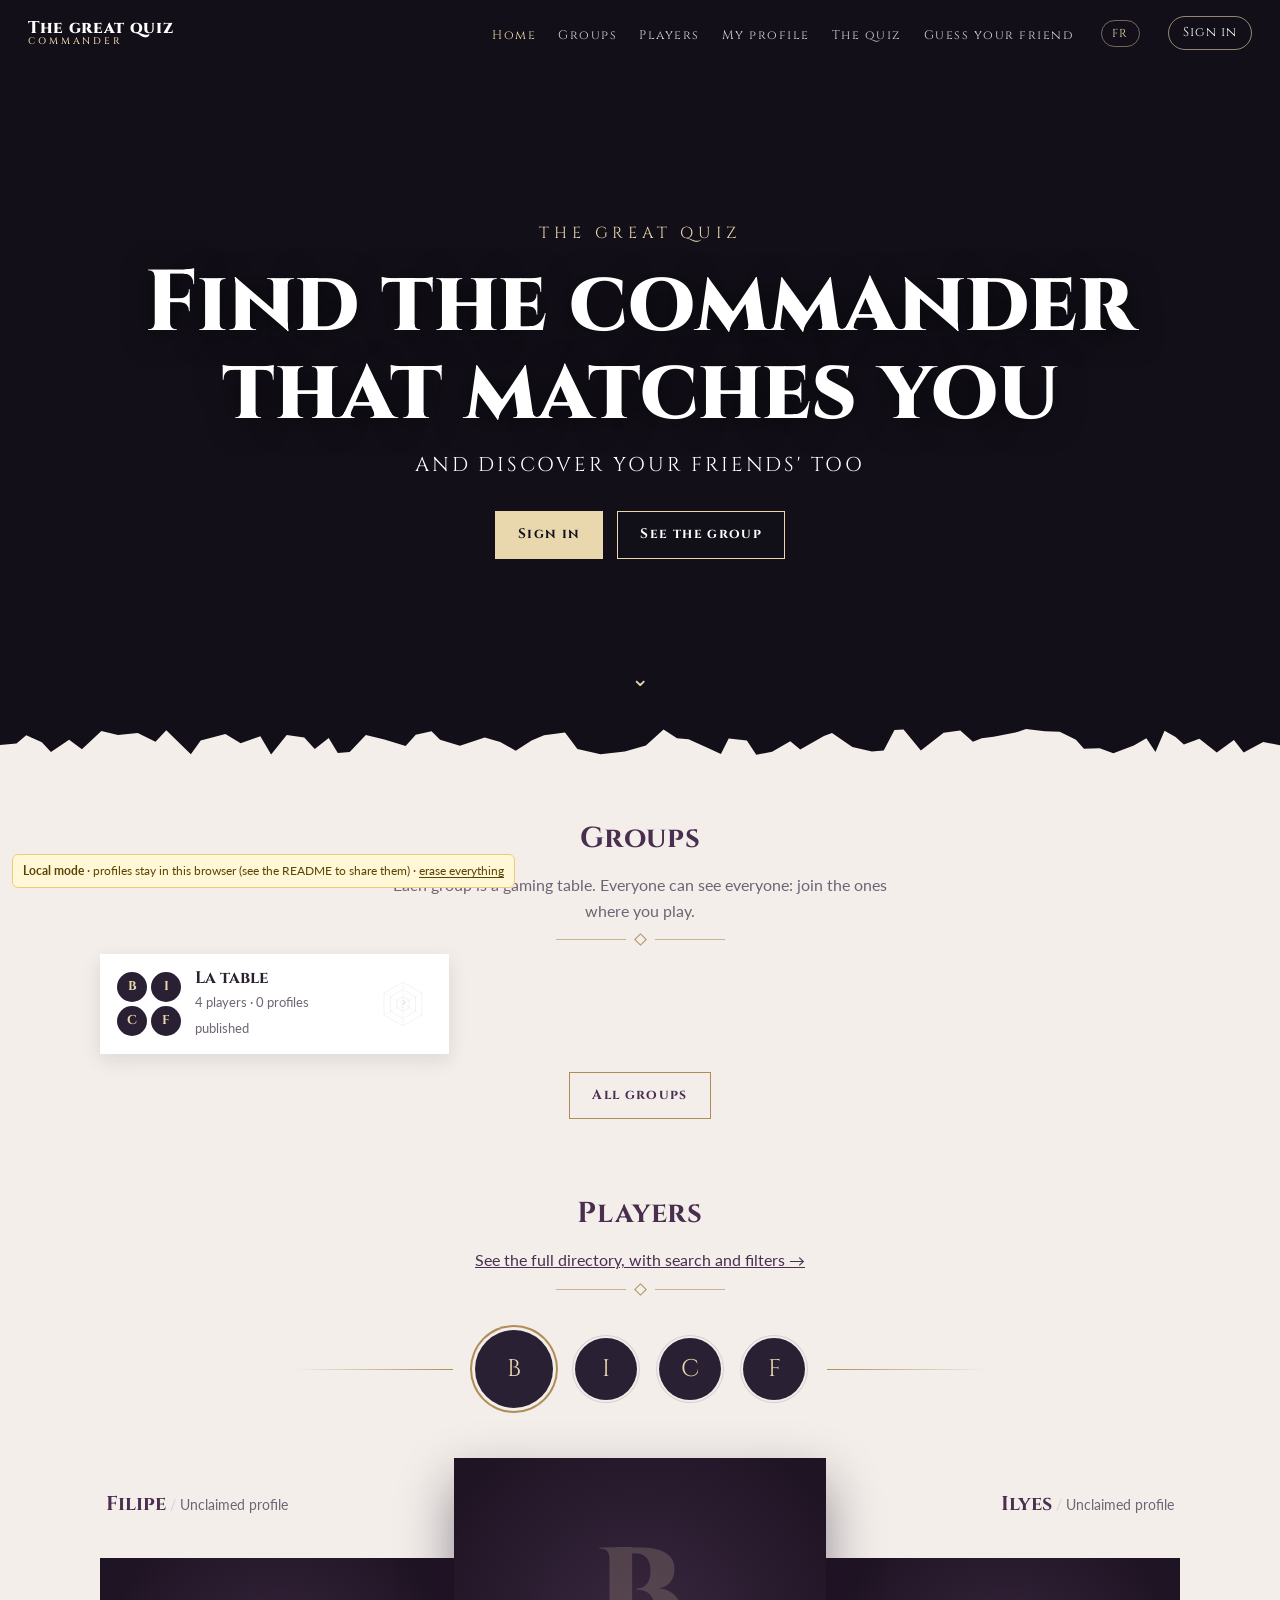
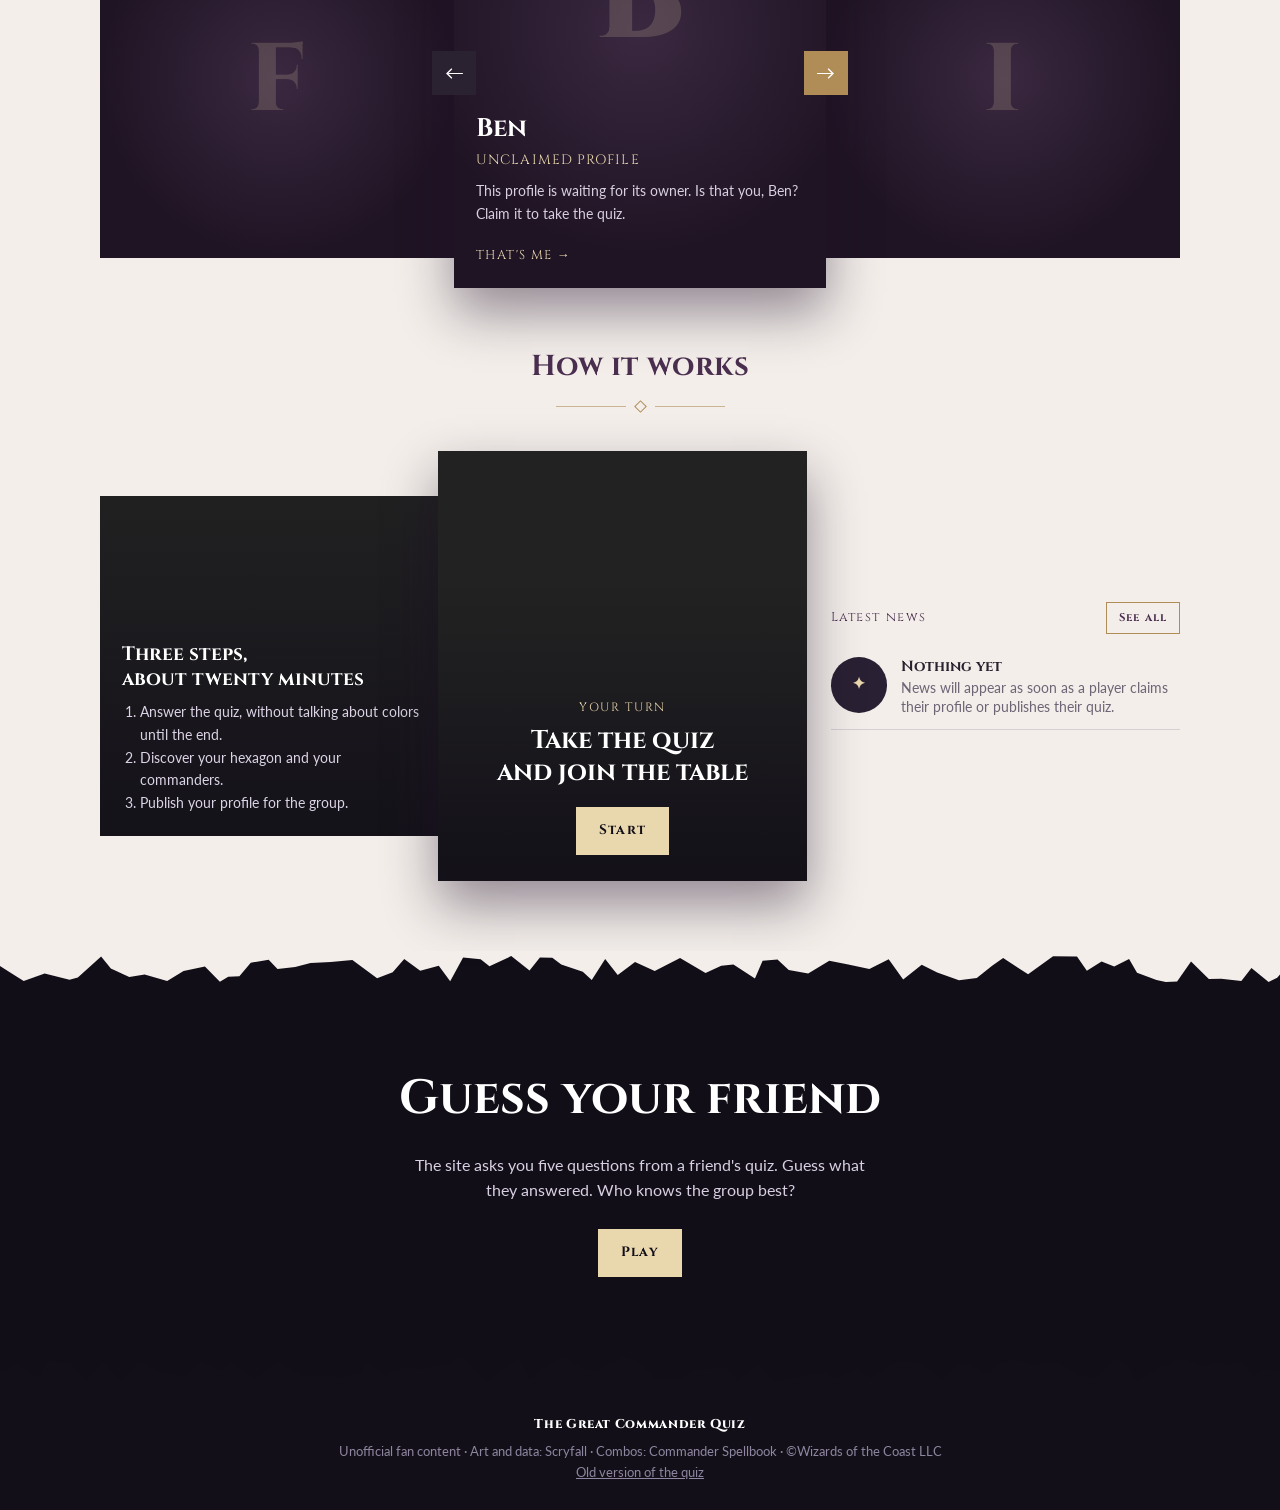
<file: index.html>
<!doctype html>
<html lang="fr">
<head>
<meta charset="utf-8">
<meta name="viewport" content="width=device-width, initial-scale=1">
<title>Le grand quiz Commander</title>
<meta name="description" content="Trouve les commandants qui te ressemblent et découvre ceux de tes amis. Quiz entre amis, contenu de fan non officiel.">
<link rel="icon" href="data:image/svg+xml,<svg xmlns='http://www.w3.org/2000/svg' viewBox='0 0 100 100'><text y='.9em' font-size='90'>🐉</text></svg>">
<link rel="preconnect" href="https://fonts.googleapis.com"><link rel="preconnect" href="https://fonts.gstatic.com" crossorigin>
<link href="https://fonts.googleapis.com/css2?family=Cinzel:wght@500;700;800&family=Lato:wght@400;700&display=swap" rel="stylesheet">
<link rel="stylesheet" href="site/style.css">
<style>
/* ---------- Héros ---------- */
.hero{position:relative;height:min(92vh,760px);min-height:520px;overflow:hidden;background:var(--night) center 30%/cover no-repeat}
.hero::after{content:"";position:absolute;inset:0;background:
  radial-gradient(ellipse at center,rgba(18,15,24,.1) 0%,rgba(18,15,24,.55) 70%),
  linear-gradient(180deg,rgba(18,15,24,.55) 0%,rgba(18,15,24,0) 25%,rgba(18,15,24,.2) 60%,rgba(18,15,24,.9) 100%)}
.hero-txt{position:absolute;inset:0;z-index:2;display:flex;flex-direction:column;align-items:center;justify-content:center;text-align:center;color:#fff;padding:60px 16px 40px}
.hero .pre{font-family:Cinzel,serif;letter-spacing:.3em;font-size:clamp(.8rem,1.6vw,1rem);color:var(--gold-l)}
.hero h1{font-family:Cinzel,serif;font-weight:800;font-size:clamp(2.4rem,7.5vw,5.4rem);line-height:1.02;margin:.15em 0;text-shadow:0 4px 30px rgba(0,0,0,.6)}
.hero .post{font-family:Cinzel,serif;letter-spacing:.14em;font-size:clamp(.9rem,2vw,1.25rem)}
.hero .ctas{display:flex;gap:14px;flex-wrap:wrap;justify-content:center;margin-top:30px}
.hero .down{position:absolute;left:50%;bottom:64px;transform:translateX(-50%);z-index:4;color:var(--gold-l);font-size:1.4rem;text-decoration:none;animation:bob 2s infinite}
@keyframes bob{50%{transform:translate(-50%,6px)}}
.hero .credit{bottom:60px}

/* ---------- Le groupe : rangée d'avatars ---------- */
.avrow{position:relative;display:flex;align-items:center;justify-content:center;gap:clamp(8px,2vw,22px);padding:26px 0 10px;flex-wrap:wrap}
.avrow::before,.avrow::after{content:"";flex:1 1 40px;max-width:160px;height:1px;background:linear-gradient(90deg,transparent,var(--gold))}
.avrow::after{background:linear-gradient(90deg,var(--gold),transparent)}
.av{all:unset;cursor:pointer;width:62px;height:62px;border-radius:50%;background:#222 center/cover;box-shadow:0 0 0 2px var(--cream),0 0 0 3px var(--line);transition:transform .2s,box-shadow .2s;position:relative}
.av:hover{transform:translateY(-3px)}
.av[aria-pressed="true"]{width:78px;height:78px;box-shadow:0 0 0 3px var(--cream),0 0 0 5px var(--gold)}
.av:focus-visible{outline:2px solid var(--plum);outline-offset:6px}

/* ---------- Le groupe : vitrine (gauche / centre / droite) ---------- */
.show{display:grid;grid-template-columns:1fr 1.05fr 1fr;align-items:center;margin:40px 0 0;min-height:420px}
.panel{position:relative;height:300px;background:#222 center/cover;overflow:hidden}
.panel::after{content:"";position:absolute;inset:0;background:linear-gradient(90deg,rgba(18,15,24,.15),rgba(18,15,24,.35))}
.panel .lab{position:absolute;z-index:2;top:-74px;font-size:.9rem}
.side-txt{padding:0 6px 14px}
.side-txt b{font-family:Cinzel,serif;font-size:1.25rem;color:var(--plum)}
.side-txt span{color:var(--muted);font-size:.85rem}
.side-txt span::before{content:" / ";color:var(--line)}
.side-txt p{margin:2px 0 0;font-size:.85rem;color:var(--muted);font-style:italic}
.center{position:relative;z-index:3;height:430px;background:#222 center/cover;box-shadow:0 24px 50px rgba(30,15,40,.45);display:flex;flex-direction:column;justify-content:flex-end}
.center::after{content:"";position:absolute;inset:0;background:linear-gradient(180deg,rgba(18,15,24,0) 35%,rgba(18,15,24,.92) 80%)}
.center .info{position:relative;z-index:2;padding:22px;color:#fff}
.center .info b{font-family:Cinzel,serif;font-size:1.6rem}
.center .info .t{color:var(--gold-l);font-family:Cinzel,serif;font-size:.85rem;letter-spacing:.08em}
.center .info p{font-size:.9rem;color:#D8D0E2;margin:8px 0 14px}
.center .info a{font-family:Cinzel,serif;font-size:.8rem;letter-spacing:.1em;color:var(--gold-l);text-decoration:none}
.center .hexmini{position:absolute;top:12px;right:12px;width:92px;z-index:2;background:rgba(18,15,24,.55);border-radius:50%;padding:4px}
.panel.empty,.center.empty{background:radial-gradient(circle at 50% 40%,#3A2840,#1F1424 70%)}
.panel.empty::after,.center.empty::after{display:none}
.bigini{position:absolute;inset:0 0 auto 0;top:18%;text-align:center;font-family:Cinzel,serif;font-weight:800;font-size:8rem;line-height:1;color:rgba(233,215,174,.18);z-index:1}
.panel .bigini{top:25%;font-size:6rem}
.feed .nofeed{grid-template-columns:56px 1fr}
.arrow{all:unset;cursor:pointer;position:absolute;top:50%;transform:translateY(-50%);z-index:4;width:44px;height:44px;display:flex;align-items:center;justify-content:center;font-size:1.2rem}
.arrow.l{left:-22px;background:#2A2230;color:#fff}
.arrow.r{right:-22px;background:var(--gold);color:#fff}

/* ---------- Comment ça marche / Actualités ---------- */
.news{display:grid;grid-template-columns:1fr 1fr 1.1fr;gap:0;align-items:center;padding:30px 0 70px}
.n-left{height:340px;background:#222 center/cover;position:relative;color:#fff;display:flex;flex-direction:column;justify-content:flex-end;padding:22px}
.n-left::before{content:"";position:absolute;inset:0;background:linear-gradient(180deg,rgba(18,15,24,.1),rgba(18,15,24,.85))}
.n-left *{position:relative}
.n-left b{font-family:Cinzel,serif;font-size:1.2rem;line-height:1.3}
.n-left ol{margin:10px 0 0;padding-left:18px;font-size:.88rem;color:#DCD4E6}
.n-mid{position:relative;z-index:2;height:430px;background:#222 center/cover;box-shadow:0 24px 50px rgba(30,15,40,.45);display:flex;flex-direction:column;justify-content:flex-end;align-items:center;text-align:center;padding:26px;color:#fff;margin:0 -10px}
.n-mid::before{content:"";position:absolute;inset:0;background:linear-gradient(180deg,rgba(18,15,24,0) 30%,rgba(18,15,24,.92))}
.n-mid *{position:relative}
.n-mid small{font-family:Cinzel,serif;font-size:.75rem;letter-spacing:.14em;color:var(--gold-l)}
.n-mid b{font-family:Cinzel,serif;font-size:1.6rem;line-height:1.25;margin:8px 0 18px;display:block}
.n-right{padding-left:34px}
.n-right .head{display:flex;justify-content:space-between;align-items:center;margin-bottom:6px}
.n-right .head span{font-family:Cinzel,serif;font-size:.8rem;letter-spacing:.12em;color:var(--plum)}
.feed{list-style:none;margin:0;padding:0}
.feed li{display:grid;grid-template-columns:56px 1fr;gap:14px;align-items:center;padding:12px 0;border-bottom:1px solid var(--line)}
.feed .pic{width:56px;height:56px;border-radius:50%;background:#222 center/cover}
.feed b{font-family:Cinzel,serif;font-size:.92rem}
.feed p{margin:0;font-size:.85rem;color:var(--muted);line-height:1.4}
.feed time{font-size:.75rem;color:var(--gold)}

/* ---------- Bandeau « Devine ton ami » ---------- */
.band{position:relative;padding:110px 16px;text-align:center;color:#fff;background:var(--night) center 35%/cover no-repeat;overflow:hidden}
.band::before{content:"";position:absolute;inset:0;background:rgba(18,15,24,.72)}
.band *{position:relative}
.band h2{font-family:Cinzel,serif;font-size:clamp(1.8rem,4.5vw,3rem);margin:0}
.band p{max-width:52ch;margin:14px auto 26px;color:#D8D0E2}
.band .tear{position:absolute}

@media (max-width:860px){
  .show,.news{grid-template-columns:1fr;gap:22px}
  .show .side,.arrow{display:none}
  .n-mid{margin:0}.n-right{padding:0}
}
</style>
</head>
<body>
<div id="nav"></div>

<header class="hero" data-art="Atraxa, Grand Unifier" data-credit="cr1">
  <div class="hero-txt">
    <div class="pre">LE GRAND QUIZ</div>
    <h1>Trouve le commandant<br>qui te ressemble</h1>
    <div class="post">ET DÉCOUVRE CELUI DE TES AMIS</div>
    <div class="ctas"><a class="btn solid" id="cta1" href="quiz.html">Faire le quiz</a><a class="btn" href="groupe.html">Voir le groupe</a></div>
  </div>
  <a class="down" href="#groupe" aria-label="Descendre vers les joueurs">⌄</a>
  <span class="credit" id="cr1"></span>
  <svg class="tear"></svg>
</header>

<section class="wrap">
  <div class="section-title"><h2>Les groupes</h2><p>Chaque groupe est une table de jeu. Tout le monde voit tout le monde : rejoins ceux où tu joues.</p><div class="orn"><i></i><b></b><i></i></div></div>
  <div class="gcs" id="groupes"></div>
  <p style="text-align:center;margin-top:18px"><a class="btn ghost-dark" href="groupe.html">Tous les groupes</a></p>
</section>

<section id="groupe" class="wrap">
  <div class="section-title"><h2>Les joueurs</h2><p><a href="joueurs.html" style="color:var(--plum)">Voir l'annuaire complet, avec recherche et filtres →</a></p><div class="orn"><i></i><b></b><i></i></div></div>
  <div class="avrow" id="avrow"></div>
  <div class="show" id="show"><div class="side" id="sl"></div><div class="center" id="sc"></div><div class="side" id="sr"></div></div>
</section>

<section class="wrap">
  <div class="section-title"><h2>Comment ça marche</h2><div class="orn"><i></i><b></b><i></i></div></div>
  <div class="news">
    <div class="n-left" data-art="Jace, the Mind Sculptor">
      <b>Trois étapes,<br>une vingtaine de minutes</b>
      <ol><li>Réponds au quiz, sans jamais parler de couleurs avant la fin.</li><li>Découvre ton hexagone et tes commandants.</li><li>Publie ta fiche pour le groupe.</li></ol>
    </div>
    <div class="n-mid" data-art="Kenrith, the Returned King">
      <small>À TON TOUR</small><b>Fais le quiz<br>et rejoins la table</b><a class="btn solid" href="quiz.html" id="cta2">Commencer</a>
    </div>
    <div class="n-right">
      <div class="head"><span>Dernières nouvelles</span><a class="btn ghost-dark" href="groupe.html" style="padding:6px 12px;font-size:.7rem">Tout voir</a></div>
      <ul class="feed" id="feed"></ul>
    </div>
  </div>
</section>

<section class="band" data-art="Mirror Gallery">
  <svg class="tear top"></svg>
  <h2>Devine ton ami</h2>
  <p>Le site te pose cinq questions du quiz d'un ami. À toi de deviner ce qu'il a répondu. Qui connaît le mieux le groupe ?</p>
  <a class="btn solid" href="devine.html">Jouer</a>
  <svg class="tear" data-fill="#120F18"></svg>
</section>

<footer><span class="logo">Le grand quiz Commander</span>Contenu de fan non officiel · Illustrations et données : Scryfall · Combos : Commander Spellbook · ©Wizards of the Coast LLC<br><a href="ancien.html" style="color:#8E86A0">Ancienne version du quiz</a></footer>

<script src="site/i18n.js"></script><script src="site/en.js"></script>
<script src="moteur/reglages.js"></script><script src="moteur/questions.js"></script><script src="moteur/mesure.js"></script><script src="moteur/match.js"></script><script src="moteur/propositions.js"></script>
<script src="site/config.js"></script><script src="site/stockage.js"></script><script src="site/commun.js"></script>
<script>
(async function () {
  const ST = window.QCStock, $ = SITE.$, esc = SITE.esc, tr = SITE.T;
  if (!(await SITE.demarrer("Accueil"))) return;
  const G = await SITE.groupe(), J = G.joueurs, moi = SITE.moi();
  if (!moi) { $("cta1").textContent = "Entrer"; $("cta1").href = "qui.html"; }
  else if (moi.reponses) $("cta1").textContent = "Refaire le quiz";

  const pNv = ST.nouvelles().catch(() => []); // en parallèle de l'affichage
  // Les groupes : les miens d'abord, puis les plus remplis
  const mes = SITE.mesCercles();
  const tri = G.cercles.slice().sort((a, b) => (mes.includes(b) - mes.includes(a)) || (b.membres.length - a.membres.length));
  $("groupes").innerHTML = tri.slice(0, 6).map(c => SITE.carteCercle(c)).join("") || `<p class="ph" style="text-align:center;grid-column:1/-1">Aucun groupe pour l'instant.</p>`;
  let cur = Math.max(0, J.findIndex(j => j.id === (moi && moi.id)));
  const bigIni = j => `<div class="bigini" aria-hidden="true">${esc(j.pseudo[0])}</div>`;
  function vitrine() {
    if (!J.length) { $("show").innerHTML = ""; return; }
    const n = J.length, j = J[cur], L = J[(cur - 1 + n) % n], R = J[(cur + 1) % n];
    const side = (x, align) => {
      const pr = SITE.profil(x), av = SITE.avatarDe(x);
      return `<div class="side-txt" style="text-align:${align}"><b>${esc(x.pseudo)}</b><span>${esc(pr ? pr.titre : SITE.statut(x))}</span><p>${pr ? esc(SITE.guillemets(SITE.devise(pr.P))) : "&nbsp;"}</p></div>
        <a href="profil.html?j=${x.id}" class="panel${av ? "" : " empty"}" style="display:block" ${av ? `data-art="${esc(av)}"` : ""} aria-label="${esc(tr("Fiche de {p}", { p: x.pseudo }))}">${av ? "" : bigIni(x)}</a>`;
    };
    $("sl").innerHTML = n > 1 ? side(L, "left") : ""; $("sr").innerHTML = n > 2 ? side(R, "right") : "";
    const sc = $("sc"), pr = SITE.profil(j), av = SITE.avatarDe(j);
    sc.className = "center" + (av ? "" : " empty"); sc.style.backgroundImage = "";
    if (av) sc.setAttribute("data-art", av); else sc.removeAttribute("data-art");
    const txt = esc(pr ? SITE.texteQui(pr.P) : j.reclame ? tr("{p} a réclamé son profil, mais n'a pas encore fait le quiz.", { p: j.pseudo }) : tr("Ce profil attend son propriétaire. C'est toi, {p} ? Réclame-le pour faire le quiz.", { p: j.pseudo }));
    const cta = !j.reclame ? `<a href="qui.html?j=${j.id}">C'EST MOI →</a>` : `<a href="profil.html?j=${j.id}">VOIR SA FICHE →</a>`;
    sc.innerHTML = (n > 1 ? `<button class="arrow l" aria-label="Joueur précédent">←</button><button class="arrow r" aria-label="Joueur suivant">→</button>` : "") + (av ? "" : bigIni(j)) +
      (pr ? `<div class="hexmini">${SITE.hex(pr.P.couleurs.dit, pr.P.couleurs.afficheRevele, { color: "#E9D7AE", grid: "#555", ink: "#fff" })}</div>` : "") +
      `<div class="info"><b>${esc(j.pseudo)}</b><div class="t">${esc(SITE.statut(j).toUpperCase())}</div><p>${txt}</p>${cta}</div>`;
    sc.querySelectorAll(".arrow").forEach(b => b.onclick = () => { cur = (cur + (b.classList.contains("l") ? -1 : 1) + n) % n; vitrine(); });
    document.querySelectorAll(".av").forEach((b, i) => b.setAttribute("aria-pressed", i === cur));
    SITE.images($("show"));
  }
  $("avrow").innerHTML = J.map((j, i) => `<button class="av" ${SITE.avAttrs(j)} title="${esc(j.pseudo)}" aria-label="${esc(j.pseudo)}" data-i="${i}"></button>`).join("");
  $("avrow").querySelectorAll(".av").forEach(b => b.onclick = () => { cur = +b.dataset.i; vitrine(); });
  vitrine();

  // Fil des nouvelles : réclamations, publications, devinettes
  SITE.images();
  const nv = await pNv;
  const T = { reclame: () => tr("a réclamé son profil"), publie: () => tr("a publié son profil"), devine: x => esc(tr(SITE.pluriel(x.score) ? "a deviné {n} réponses sur 5 de {p}" : "a deviné {n} réponse sur 5 de {p}", { n: x.score, p: (G.parId[x.cible] || {}).pseudo || "?" })), cercle: x => esc(tr("a créé le groupe « {g} »", { g: x.nom || "?" })) };
  $("feed").innerHTML = nv.filter(x => G.parId[x.joueur] && T[x.type]).slice(0, 4).map(x => { const j = G.parId[x.joueur];
    return `<li><a class="pic" href="profil.html?j=${j.id}" ${SITE.avAttrs(j)} aria-label="${esc(j.pseudo)}"></a><div><b>${esc(j.pseudo)}</b><p>${T[x.type](x)}</p><time datetime="${esc(x.date)}">${SITE.depuis(x.date)}</time></div></li>`; }).join("")
    || `<li class="nofeed"><div class="pic ini">✦</div><div><b>Rien pour l'instant</b><p>Les nouvelles apparaîtront dès qu'un joueur réclamera son profil ou publiera son quiz.</p></div></li>`;
  SITE.images();
})();
</script>
</body>
</html>
</file>
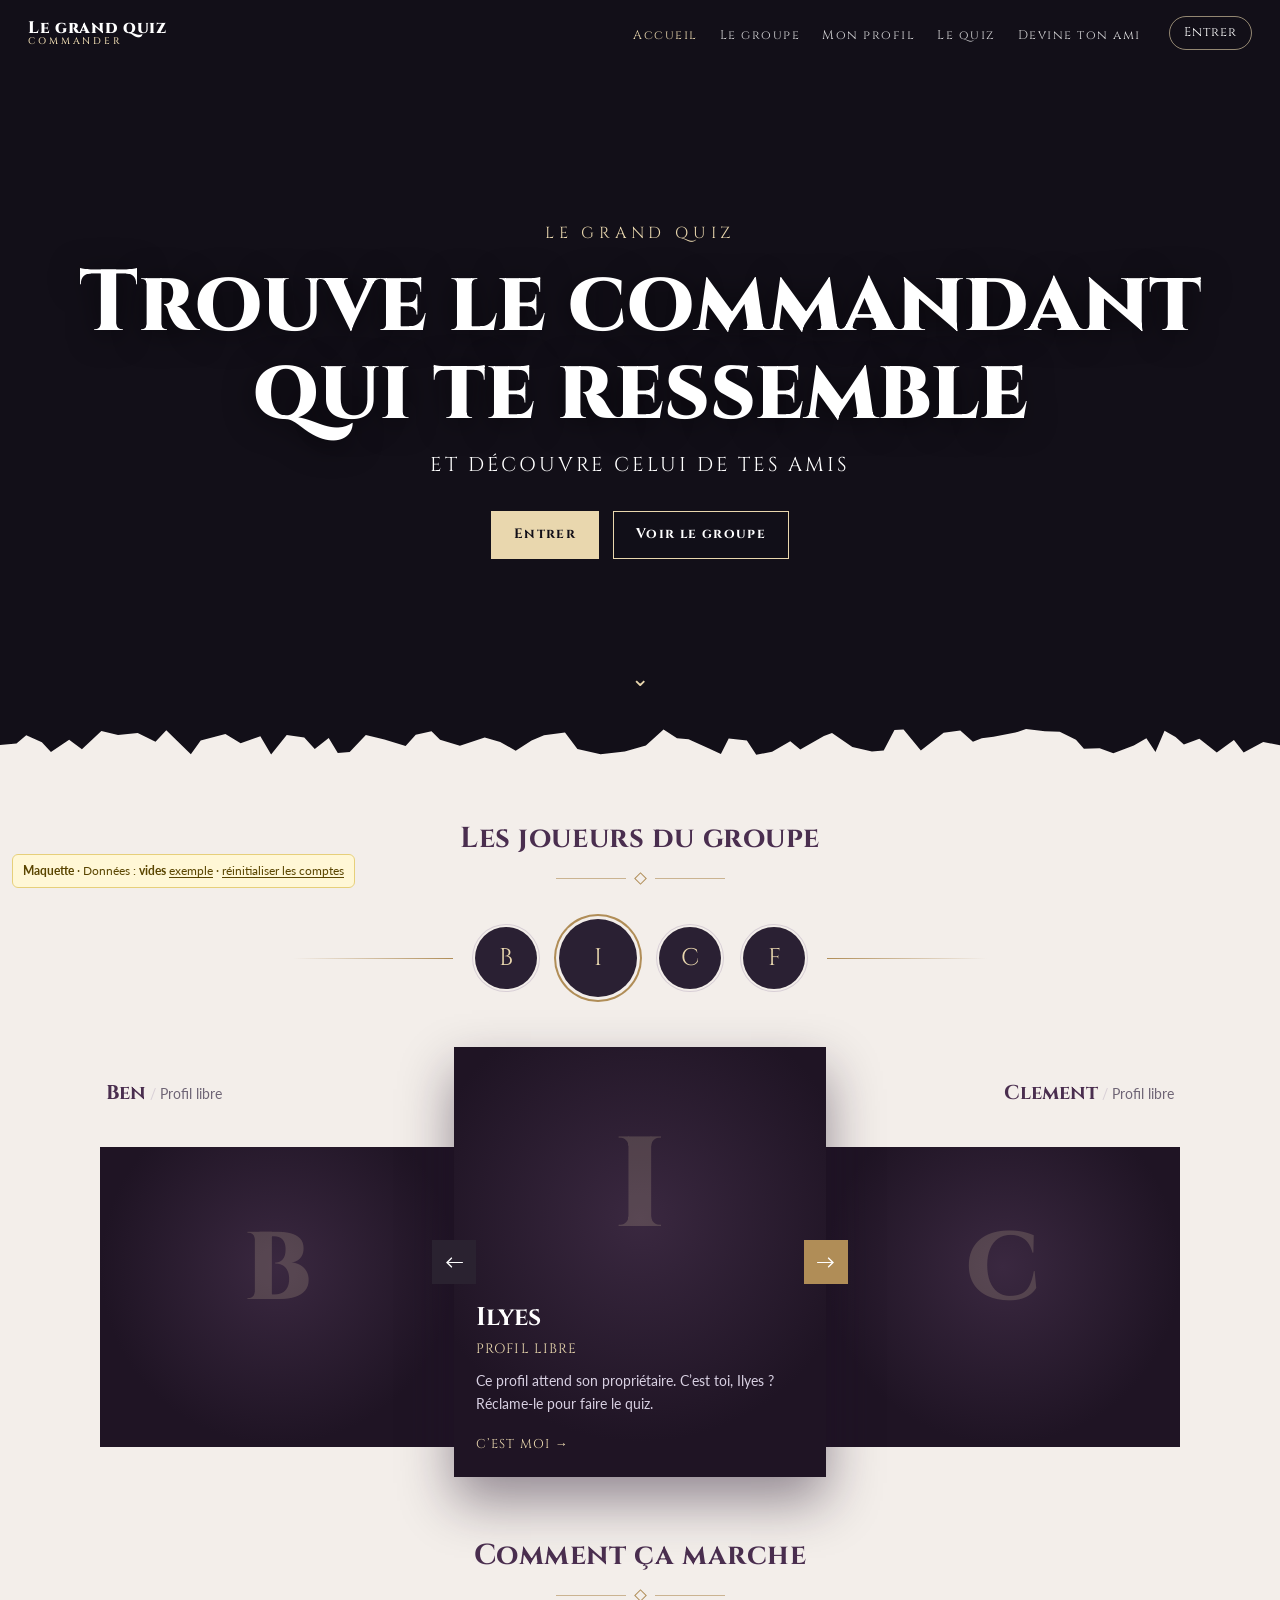
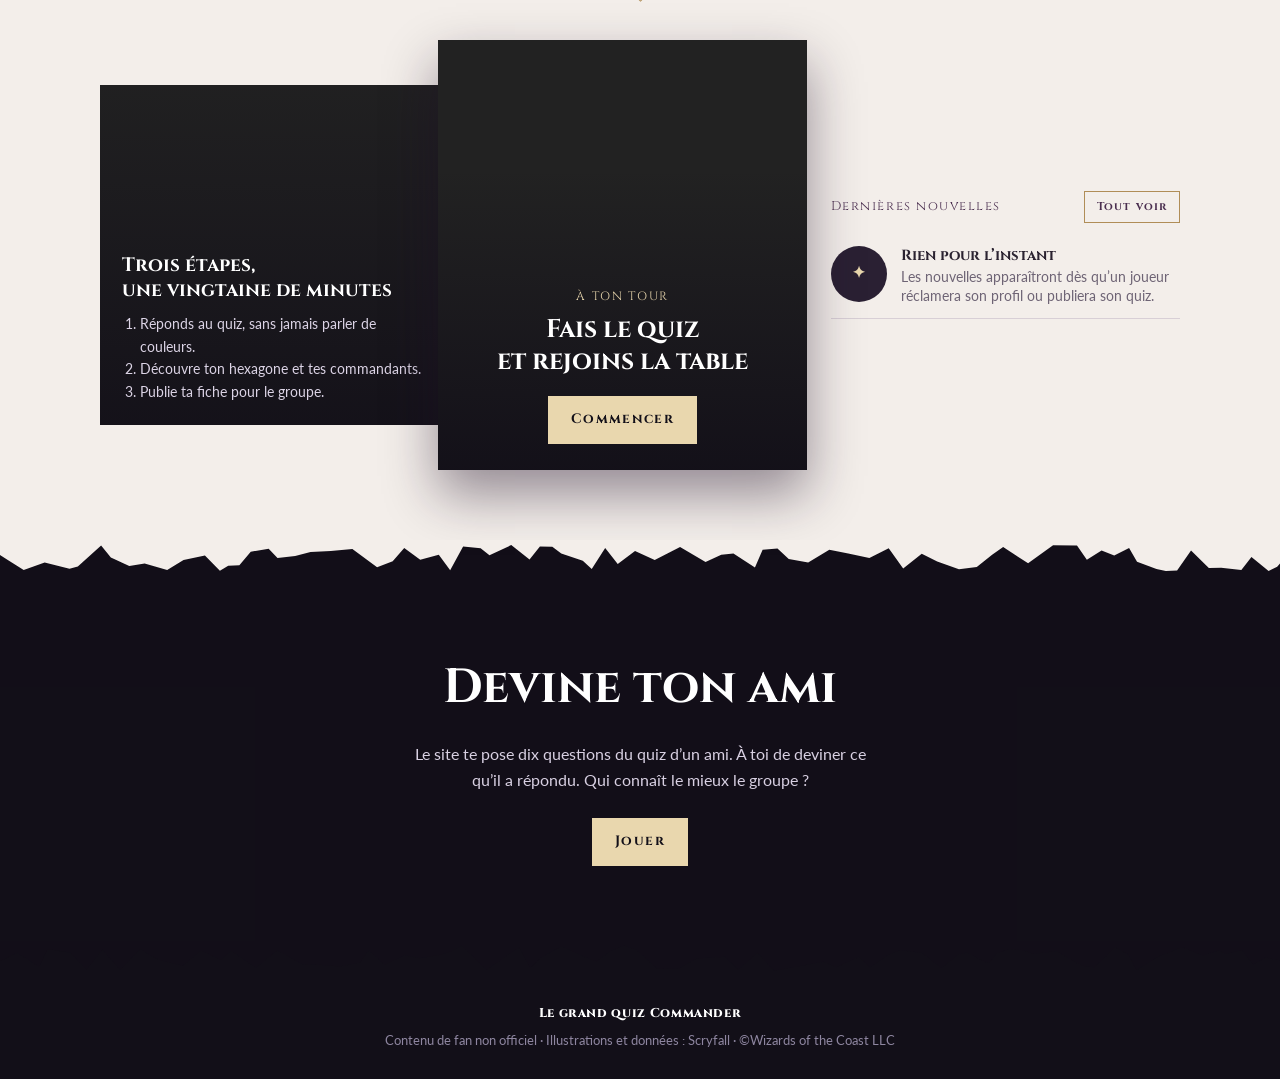
<file: maquettes/index.html>
<!doctype html>
<html lang="fr">
<head>
<meta charset="utf-8">
<meta name="viewport" content="width=device-width, initial-scale=1">
<title>Maquette — Accueil</title>
<link rel="preconnect" href="https://fonts.googleapis.com">
<link rel="preconnect" href="https://fonts.gstatic.com" crossorigin>
<link href="https://fonts.googleapis.com/css2?family=Cinzel:wght@500;700;800&family=Lato:wght@400;700&display=swap" rel="stylesheet">
<link rel="stylesheet" href="commun.css">
<style>
/* ---------- Héros ---------- */
.hero{position:relative;height:min(92vh,760px);min-height:520px;overflow:hidden;background:var(--night) center 30%/cover no-repeat}
.hero::after{content:"";position:absolute;inset:0;background:
  radial-gradient(ellipse at center,rgba(18,15,24,.1) 0%,rgba(18,15,24,.55) 70%),
  linear-gradient(180deg,rgba(18,15,24,.55) 0%,rgba(18,15,24,0) 25%,rgba(18,15,24,.2) 60%,rgba(18,15,24,.9) 100%)}
.hero-txt{position:absolute;inset:0;z-index:2;display:flex;flex-direction:column;align-items:center;justify-content:center;text-align:center;color:#fff;padding:60px 16px 40px}
.hero .pre{font-family:Cinzel,serif;letter-spacing:.3em;font-size:clamp(.8rem,1.6vw,1rem);color:var(--gold-l)}
.hero h1{font-family:Cinzel,serif;font-weight:800;font-size:clamp(2.4rem,7.5vw,5.4rem);line-height:1.02;margin:.15em 0;text-shadow:0 4px 30px rgba(0,0,0,.6)}
.hero .post{font-family:Cinzel,serif;letter-spacing:.14em;font-size:clamp(.9rem,2vw,1.25rem)}
.hero .ctas{display:flex;gap:14px;flex-wrap:wrap;justify-content:center;margin-top:30px}
.hero .down{position:absolute;left:50%;bottom:64px;transform:translateX(-50%);z-index:4;color:var(--gold-l);font-size:1.4rem;text-decoration:none;animation:bob 2s infinite}
@keyframes bob{50%{transform:translate(-50%,6px)}}
.hero .credit{bottom:60px}

/* ---------- Le groupe : rangée d'avatars ---------- */
.avrow{position:relative;display:flex;align-items:center;justify-content:center;gap:clamp(8px,2vw,22px);padding:26px 0 10px;flex-wrap:wrap}
.avrow::before,.avrow::after{content:"";flex:1 1 40px;max-width:160px;height:1px;background:linear-gradient(90deg,transparent,var(--gold))}
.avrow::after{background:linear-gradient(90deg,var(--gold),transparent)}
.av{all:unset;cursor:pointer;width:62px;height:62px;border-radius:50%;background:#222 center/cover;box-shadow:0 0 0 2px var(--cream),0 0 0 3px var(--line);transition:transform .2s,box-shadow .2s;position:relative}
.av:hover{transform:translateY(-3px)}
.av[aria-pressed="true"]{width:78px;height:78px;box-shadow:0 0 0 3px var(--cream),0 0 0 5px var(--gold)}
.av:focus-visible{outline:2px solid var(--plum);outline-offset:6px}

/* ---------- Le groupe : vitrine (gauche / centre / droite) ---------- */
.show{display:grid;grid-template-columns:1fr 1.05fr 1fr;align-items:center;margin:40px 0 0;min-height:420px}
.panel{position:relative;height:300px;background:#222 center/cover;overflow:hidden}
.panel::after{content:"";position:absolute;inset:0;background:linear-gradient(90deg,rgba(18,15,24,.15),rgba(18,15,24,.35))}
.panel .lab{position:absolute;z-index:2;top:-74px;font-size:.9rem}
.side-txt{padding:0 6px 14px}
.side-txt b{font-family:Cinzel,serif;font-size:1.25rem;color:var(--plum)}
.side-txt span{color:var(--muted);font-size:.85rem}
.side-txt span::before{content:" / ";color:var(--line)}
.side-txt p{margin:2px 0 0;font-size:.85rem;color:var(--muted);font-style:italic}
.center{position:relative;z-index:3;height:430px;background:#222 center/cover;box-shadow:0 24px 50px rgba(30,15,40,.45);display:flex;flex-direction:column;justify-content:flex-end}
.center::after{content:"";position:absolute;inset:0;background:linear-gradient(180deg,rgba(18,15,24,0) 35%,rgba(18,15,24,.92) 80%)}
.center .info{position:relative;z-index:2;padding:22px;color:#fff}
.center .info b{font-family:Cinzel,serif;font-size:1.6rem}
.center .info .t{color:var(--gold-l);font-family:Cinzel,serif;font-size:.85rem;letter-spacing:.08em}
.center .info p{font-size:.9rem;color:#D8D0E2;margin:8px 0 14px}
.center .info a{font-family:Cinzel,serif;font-size:.8rem;letter-spacing:.1em;color:var(--gold-l);text-decoration:none}
.center .hexmini{position:absolute;top:12px;right:12px;width:92px;z-index:2;background:rgba(18,15,24,.55);border-radius:50%;padding:4px}
.panel.empty,.center.empty{background:radial-gradient(circle at 50% 40%,#3A2840,#1F1424 70%)}
.panel.empty::after,.center.empty::after{display:none}
.bigini{position:absolute;inset:0 0 auto 0;top:18%;text-align:center;font-family:Cinzel,serif;font-weight:800;font-size:8rem;line-height:1;color:rgba(233,215,174,.18);z-index:1}
.panel .bigini{top:25%;font-size:6rem}
.feed .nofeed{grid-template-columns:56px 1fr}
.arrow{all:unset;cursor:pointer;position:absolute;top:50%;transform:translateY(-50%);z-index:4;width:44px;height:44px;display:flex;align-items:center;justify-content:center;font-size:1.2rem}
.arrow.l{left:-22px;background:#2A2230;color:#fff}
.arrow.r{right:-22px;background:var(--gold);color:#fff}

/* ---------- Comment ça marche / Actualités ---------- */
.news{display:grid;grid-template-columns:1fr 1fr 1.1fr;gap:0;align-items:center;padding:30px 0 70px}
.n-left{height:340px;background:#222 center/cover;position:relative;color:#fff;display:flex;flex-direction:column;justify-content:flex-end;padding:22px}
.n-left::before{content:"";position:absolute;inset:0;background:linear-gradient(180deg,rgba(18,15,24,.1),rgba(18,15,24,.85))}
.n-left *{position:relative}
.n-left b{font-family:Cinzel,serif;font-size:1.2rem;line-height:1.3}
.n-left ol{margin:10px 0 0;padding-left:18px;font-size:.88rem;color:#DCD4E6}
.n-mid{position:relative;z-index:2;height:430px;background:#222 center/cover;box-shadow:0 24px 50px rgba(30,15,40,.45);display:flex;flex-direction:column;justify-content:flex-end;align-items:center;text-align:center;padding:26px;color:#fff;margin:0 -10px}
.n-mid::before{content:"";position:absolute;inset:0;background:linear-gradient(180deg,rgba(18,15,24,0) 30%,rgba(18,15,24,.92))}
.n-mid *{position:relative}
.n-mid small{font-family:Cinzel,serif;font-size:.75rem;letter-spacing:.14em;color:var(--gold-l)}
.n-mid b{font-family:Cinzel,serif;font-size:1.6rem;line-height:1.25;margin:8px 0 18px;display:block}
.n-right{padding-left:34px}
.n-right .head{display:flex;justify-content:space-between;align-items:center;margin-bottom:6px}
.n-right .head span{font-family:Cinzel,serif;font-size:.8rem;letter-spacing:.12em;color:var(--plum)}
.feed{list-style:none;margin:0;padding:0}
.feed li{display:grid;grid-template-columns:56px 1fr;gap:14px;align-items:center;padding:12px 0;border-bottom:1px solid var(--line)}
.feed .pic{width:56px;height:56px;border-radius:50%;background:#222 center/cover}
.feed b{font-family:Cinzel,serif;font-size:.92rem}
.feed p{margin:0;font-size:.85rem;color:var(--muted);line-height:1.4}
.feed time{font-size:.75rem;color:var(--gold)}

/* ---------- Bandeau « Devine ton ami » ---------- */
.band{position:relative;padding:110px 16px;text-align:center;color:#fff;background:var(--night) center 35%/cover no-repeat;overflow:hidden}
.band::before{content:"";position:absolute;inset:0;background:rgba(18,15,24,.72)}
.band *{position:relative}
.band h2{font-family:Cinzel,serif;font-size:clamp(1.8rem,4.5vw,3rem);margin:0}
.band p{max-width:52ch;margin:14px auto 26px;color:#D8D0E2}
.band .tear{position:absolute}

@media (max-width:860px){
  .show,.news{grid-template-columns:1fr;gap:22px}
  .show .side,.arrow{display:none}
  .n-mid{margin:0}.n-right{padding:0}
}
</style>
</head>
<body>
<div id="nav" data-current="Accueil"></div>

<header class="hero" data-art="Atraxa, Grand Unifier" data-credit-target="cr1">
  <div class="hero-txt">
    <div class="pre">LE GRAND QUIZ</div>
    <h1>Trouve le commandant<br>qui te ressemble</h1>
    <div class="post">ET DÉCOUVRE CELUI DE TES AMIS</div>
    <div class="ctas">
      <a class="btn solid" href="quiz.html">Faire le quiz</a>
      <a class="btn" href="groupe.html">Voir le groupe</a>
    </div>
  </div>
  <a class="down" href="#groupe" aria-label="Descendre">⌄</a>
  <span class="credit" id="cr1"></span>
  <svg class="tear"></svg>
</header>

<section id="groupe" class="wrap">
  <div class="section-title">
    <h2>Les joueurs du groupe</h2>
    <div class="orn"><i></i><b></b><i></i></div>
  </div>
  <div class="avrow" id="avrow"></div>

  <div class="show" id="show">
    <div class="side" id="sl"></div>
    <div class="center" id="sc"></div>
    <div class="side" id="sr"></div>
  </div>
</section>

<section class="wrap">
  <div class="section-title">
    <h2>Comment ça marche</h2>
    <div class="orn"><i></i><b></b><i></i></div>
  </div>
  <div class="news">
    <div class="n-left" data-art="Jace, the Mind Sculptor">
      <b>Trois étapes,<br>une vingtaine de minutes</b>
      <ol>
        <li>Réponds au quiz, sans jamais parler de couleurs.</li>
        <li>Découvre ton hexagone et tes commandants.</li>
        <li>Publie ta fiche pour le groupe.</li>
      </ol>
    </div>
    <div class="n-mid" data-art="Kenrith, the Returned King">
      <small>À TON TOUR</small>
      <b>Fais le quiz<br>et rejoins la table</b>
      <a class="btn solid" href="quiz.html">Commencer</a>
    </div>
    <div class="n-right">
      <div class="head"><span>Dernières nouvelles</span><a class="btn ghost-dark" href="groupe.html" style="padding:6px 12px;font-size:.7rem">Tout voir</a></div>
      <ul class="feed" id="feed"></ul>
    </div>
  </div>
</section>

<section class="band" data-art="Mirror Gallery">
  <svg class="tear top"></svg>
  <h2>Devine ton ami</h2>
  <p>Le site te pose dix questions du quiz d’un ami. À toi de deviner ce qu’il a répondu. Qui connaît le mieux le groupe ?</p>
  <a class="btn solid" href="devine.html">Jouer</a>
  <svg class="tear" data-fill="#120F18"></svg>
</section>

<footer><span class="logo">Le grand quiz Commander</span>Contenu de fan non officiel · Illustrations et données : Scryfall · ©Wizards of the Coast LLC</footer>

<script src="commun.js"></script>
<script>
if (!ME) { const b = document.querySelector(".hero .btn.solid"); b.textContent = "Entrer"; b.href = "qui.html"; }
let cur = 0;
const bigIni = f => `<div class="bigini">${f.nom[0]}</div>`;
function showcase() {
  const n = FRIENDS.length, f = FRIENDS[cur], L = FRIENDS[(cur - 1 + n) % n], R = FRIENDS[(cur + 1) % n];
  const side = (x, align) => `<div class="side-txt" style="text-align:${align}"><b>${x.nom}</b><span>${x.done ? x.titre : statusOf(x)}</span><p>${x.done ? "« " + x.devise + " »" : "&nbsp;"}</p></div>
    <a href="profil.html?j=${x.id}" class="panel${x.avatar ? "" : " empty"}" style="display:block" ${x.avatar ? `data-art="${x.avatar}"` : ""} aria-label="Fiche de ${x.nom}">${x.avatar ? "" : bigIni(x)}</a>`;
  document.getElementById("sl").innerHTML = side(L, "left");
  document.getElementById("sr").innerHTML = side(R, "right");
  const sc = document.getElementById("sc");
  sc.className = "center" + (f.avatar ? "" : " empty");
  if (f.avatar) sc.setAttribute("data-art", f.avatar); else { sc.removeAttribute("data-art"); sc.style.backgroundImage = ""; }
  const txt = f.done ? f.qui : f.claimed ? `${f.nom} a réclamé son profil, mais n’a pas encore fait le quiz.` : `Ce profil attend son propriétaire. C’est toi, ${f.nom} ? Réclame-le pour faire le quiz.`;
  const cta = !f.claimed ? `<a href="qui.html?j=${f.id}">C’EST MOI →</a>` : `<a href="profil.html?j=${f.id}">VOIR SA FICHE →</a>`;
  sc.innerHTML = `<button class="arrow l" aria-label="Précédent" onclick="go(-1)">←</button><button class="arrow r" aria-label="Suivant" onclick="go(1)">→</button>
    ${f.avatar ? "" : bigIni(f)}
    ${f.done ? `<div class="hexmini">${hexSVG(f.said, f.rev, { color: "#E9D7AE", grid: "#555", ink: "#fff" })}</div>` : ""}
    <div class="info"><b>${f.nom}</b><div class="t">${statusOf(f).toUpperCase()}</div><p>${txt}</p>${cta}</div>`;
  document.querySelectorAll(".av").forEach((b, i) => b.setAttribute("aria-pressed", i === cur));
  fillImages(document.getElementById("show"));
}
function go(d) { cur = (cur + d + FRIENDS.length) % FRIENDS.length; showcase(); }
document.getElementById("avrow").innerHTML = FRIENDS.map((f, i) => `<button class="av" ${avAttrs(f)} title="${f.nom}" aria-label="${f.nom}" onclick="cur=${i};showcase()"></button>`).join("");
cur = Math.min(1, FRIENDS.length - 1); showcase();

// Fil des nouvelles : vide au départ, alimenté par les vraies actions
const ago = t => { const m = Math.round((Date.now() - t) / 60000); return m < 1 ? "à l’instant" : m < 60 ? `il y a ${m} min` : m < 1440 ? `il y a ${Math.round(m / 60)} h` : `il y a ${Math.round(m / 1440)} j`; };
let FEED = Object.entries(CLAIMS).filter(([id]) => FBYID[id]).sort((a, b) => b[1] - a[1]).map(([id, t]) => [id, "a réclamé son profil", ago(t)]);
if (MODE === "exemple") FEED = [["filipe", "a mis à jour son profil", "hier"], ["ben", "a deviné 9 réponses sur 10 de Clement", "il y a 2 jours"], ["clement", "a publié son premier profil", "il y a 2 jours"], ["ilyes", "conseille Prossh, Skyraider of Kher à Ben", "il y a 5 jours"]];
document.getElementById("feed").innerHTML = FEED.slice(0, 4).map(([id, t, d]) => { const f = FBYID[id]; return `<li><a class="pic" href="profil.html?j=${id}" ${avAttrs(f)} aria-label="${f.nom}"></a><div><b>${f.nom}</b><p>${t}</p><time>${d}</time></div></li>`; }).join("")
  || `<li class="nofeed"><div class="pic ini">✦</div><div><b>Rien pour l’instant</b><p>Les nouvelles apparaîtront dès qu’un joueur réclamera son profil ou publiera son quiz.</p></div></li>`;
fillImages();
</script>
</body>
</html>
</file>
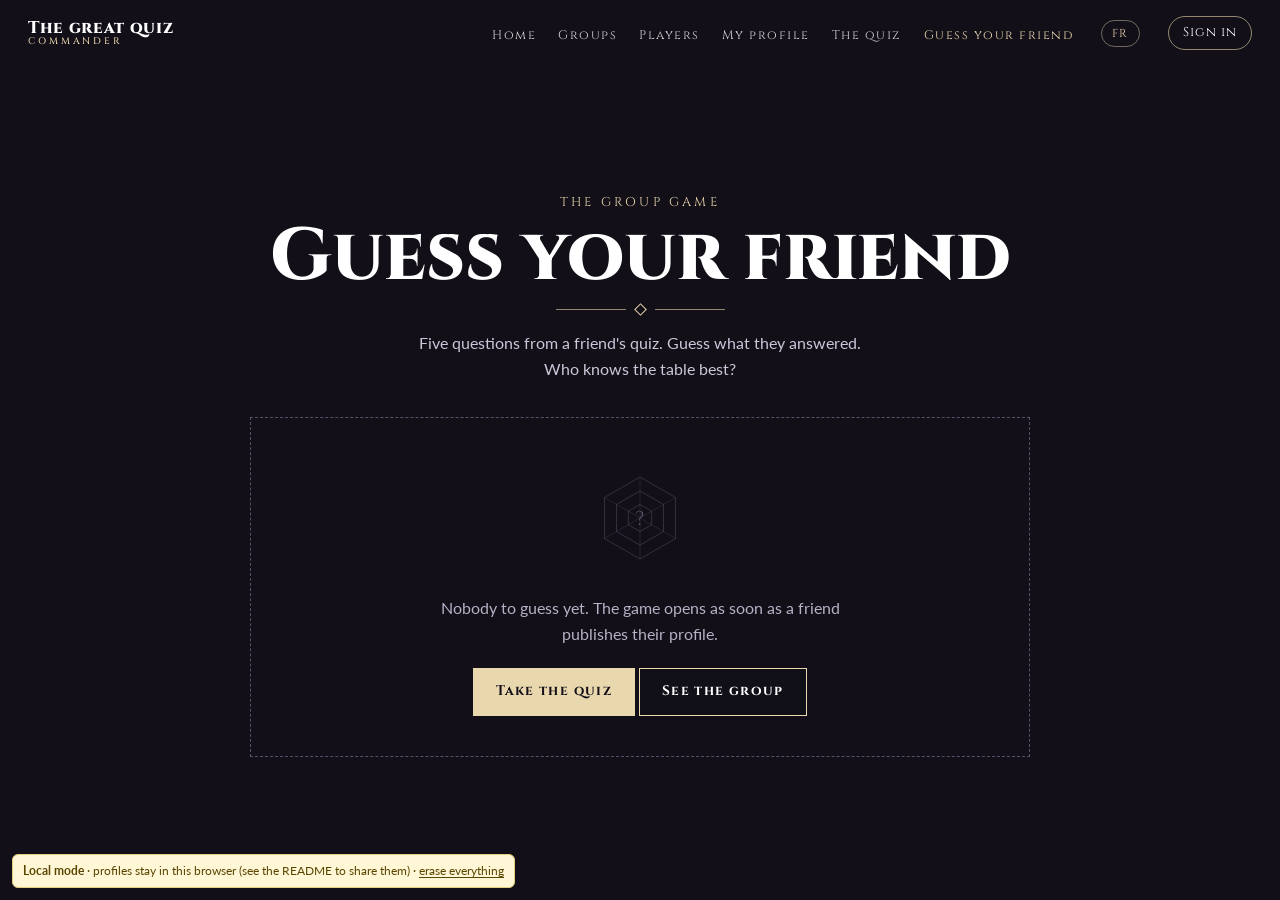
<file: devine.html>
<!doctype html>
<html lang="fr">
<head>
<meta charset="utf-8">
<meta name="viewport" content="width=device-width, initial-scale=1">
<title>Devine ton ami — Le grand quiz Commander</title>
<link rel="icon" href="data:image/svg+xml,<svg xmlns='http://www.w3.org/2000/svg' viewBox='0 0 100 100'><text y='.9em' font-size='90'>🐉</text></svg>">
<link rel="preconnect" href="https://fonts.googleapis.com"><link rel="preconnect" href="https://fonts.gstatic.com" crossorigin>
<link href="https://fonts.googleapis.com/css2?family=Cinzel:wght@500;700;800&family=Lato:wght@400;700&display=swap" rel="stylesheet">
<link rel="stylesheet" href="site/style.css">
<style>
body{background:var(--night)}
.stage{position:relative;min-height:100vh;color:#fff;overflow:hidden;display:flex;flex-direction:column}
.bg{position:absolute;inset:-30px;background:var(--night) center 30%/cover no-repeat;filter:blur(7px) saturate(.9);transform:scale(1.05)}
.stage::before{content:"";position:absolute;inset:0;z-index:1;background:radial-gradient(ellipse at 50% 25%,rgba(18,15,24,.5),rgba(18,15,24,.94) 70%)}
.stage>*:not(.bg){position:relative;z-index:2}
.screen{flex:1;max-width:820px;width:100%;margin:0 auto;padding:110px 20px 60px;display:flex;flex-direction:column;justify-content:center}
.screen.in{animation:in .45s cubic-bezier(.2,.8,.2,1)}
@keyframes in{from{opacity:0;transform:translateY(14px)}}
.center{text-align:center}
.pre{font-family:Cinzel,serif;letter-spacing:.25em;color:var(--gold-l);font-size:.8rem}
h1.big{font-family:Cinzel,serif;font-weight:800;font-size:clamp(2.4rem,8vw,4.6rem);margin:6px 0 0;line-height:1}
.lead{color:#CFC6DA;max-width:50ch;margin:16px auto 0}
.orn{color:var(--gold-l)}

/* ---------- Lobby ---------- */
.friends{display:grid;grid-template-columns:repeat(auto-fit,minmax(180px,1fr));gap:18px;margin-top:36px}
.fc{all:unset;box-sizing:border-box;cursor:pointer;text-align:center;padding:24px 14px 18px;border:1px solid #4A4058;background:rgba(255,255,255,.03);transition:transform .2s,border-color .2s}
.fc:hover{transform:translateY(-4px);border-color:var(--gold-l)}
.fc:focus-visible{outline:2px solid var(--gold-l);outline-offset:3px}
.fc .pic{position:relative;width:112px;height:112px;border-radius:50%;margin:0 auto 14px;background:#2A2033 center/cover;box-shadow:0 0 0 3px var(--night),0 0 0 4px var(--gold);font-size:2.6rem}
.fc .pic::after{content:"?";position:absolute;right:-8px;bottom:-6px;width:42px;height:42px;clip-path:polygon(50% 0,100% 50%,50% 100%,0 50%);background:var(--gold-l);color:var(--night);font-family:Cinzel,serif;font-weight:800;display:flex;align-items:center;justify-content:center;font-size:1rem}
.fc b{font-family:Cinzel,serif;font-size:1.3rem;display:block}
.fc small{display:block;color:#A89FB5;font-size:.8rem}
.fc .rec{margin-top:10px;font-size:.8rem;color:var(--gold-l)}
.empty{margin-top:36px;padding:40px 20px;border:1px dashed #5A4E68;text-align:center}
.empty svg{width:120px;opacity:.6}
.empty p{color:#B9B0C6;max-width:46ch;margin:10px auto 22px}

/* ---------- Manche ---------- */
.rhead{display:flex;align-items:center;gap:16px;margin-bottom:28px}
.rhead .pic{width:64px;height:64px;border-radius:50%;background:#2A2033 center/cover;box-shadow:0 0 0 2px var(--night),0 0 0 3px var(--gold);flex:none;font-size:1.6rem}
.rhead .who{flex:1}
.rhead .who small{font-family:Cinzel,serif;letter-spacing:.16em;color:var(--gold-l);font-size:.72rem}
.rhead .who b{display:block;font-family:Cinzel,serif;font-size:1.2rem}
.dots{display:flex;gap:10px}
.dots i{width:12px;height:12px;transform:rotate(45deg);border:1px solid #8A7D9A}
.dots i.ok{background:#8FD9A8;border-color:#8FD9A8}
.dots i.ko{background:#E27E72;border-color:#E27E72}
.dots i.cur{border-color:var(--gold-l);box-shadow:0 0 0 3px rgba(233,215,174,.2)}
.q{font-family:Cinzel,serif;font-weight:700;font-size:clamp(1.5rem,4.2vw,2.2rem);line-height:1.2;margin:0 0 22px;text-wrap:balance}
.opts{display:grid;gap:10px}
.opt{all:unset;box-sizing:border-box;cursor:pointer;display:grid;grid-template-columns:34px 1fr auto;gap:14px;align-items:center;padding:14px 16px;border:1px solid #4A4058;background:rgba(255,255,255,.035);min-height:56px;transition:border-color .15s,background .15s}
.opt:hover{border-color:#8A7D9A}
.opt:focus-visible{outline:2px solid var(--gold-l);outline-offset:2px}
.opt .k{width:34px;height:34px;display:flex;align-items:center;justify-content:center;font-family:Cinzel,serif;font-size:.85rem;border:1px solid #5A4E68;transform:rotate(45deg)}
.opt .k span{transform:rotate(-45deg)}
.opt .badge{display:none;align-items:center;gap:8px;font-size:.78rem;color:#8FD9A8;font-family:Cinzel,serif}
.opt .badge span{width:28px;height:28px;border-radius:50%;background:#2A2033 center/cover;font-size:.8rem}
.locked .opt{cursor:default}
.locked .opt:not(.good):not(.bad){opacity:.45}
.opt.good{border-color:#8FD9A8;background:rgba(143,217,168,.1)}
.opt.good .k{background:#8FD9A8;border-color:#8FD9A8;color:var(--night)}
.opt.good .badge{display:flex}
.opt.bad{border-color:#E27E72;background:rgba(226,126,114,.1)}
.opt.bad .k{background:#E27E72;border-color:#E27E72;color:var(--night)}
.fb{min-height:64px;margin-top:22px;display:flex;justify-content:space-between;align-items:center;gap:16px;flex-wrap:wrap}
.fb .msg{font-family:Cinzel,serif;font-size:1.1rem}
.fb .msg.ok{color:#8FD9A8}.fb .msg.ko{color:#F0A49A}
.fb .msg small{display:block;font-family:Lato,sans-serif;font-size:.85rem;color:#B9B0C6;margin-top:2px}

/* ---------- Résultat ---------- */
.score{font-family:Cinzel,serif;font-weight:800;font-size:clamp(5rem,18vw,9rem);line-height:1;color:transparent;-webkit-text-stroke:1.5px var(--gold-l);margin-top:10px}
.score span{color:var(--gold-l);-webkit-text-stroke:0}
.rank{font-family:Cinzel,serif;font-size:clamp(1.4rem,4vw,2rem);margin-top:6px}
.board{max-width:460px;margin:34px auto 0;text-align:left}
.board h2{font-family:Cinzel,serif;font-size:1rem;color:var(--gold-l);text-align:center;margin:0 0 10px;letter-spacing:.06em}
.board ol{list-style:none;margin:0;padding:0;counter-reset:r}
.board li{counter-increment:r;display:grid;grid-template-columns:28px 36px 1fr auto;gap:12px;align-items:center;padding:10px 4px;border-bottom:1px solid #3A3047}
.board li::before{content:counter(r);font-family:Cinzel,serif;color:#8A7D9A;text-align:center}
.board li .pic{width:36px;height:36px;border-radius:50%;background:#2A2033 center/cover;font-size:.9rem}
.board li.me{background:rgba(233,215,174,.07)}
.board li b{font-family:Cinzel,serif;font-weight:500}
.board li em{font-style:normal;color:var(--gold-l);font-family:Cinzel,serif}
.acts{display:flex;gap:12px;justify-content:center;flex-wrap:wrap;margin-top:30px}
.link{all:unset;cursor:pointer;color:#B9B0C6;font-size:.9rem;text-decoration:underline;text-underline-offset:3px}
@media (prefers-reduced-motion:reduce){*{animation:none !important;transition:none !important}}
</style>
</head>
<body>
<div id="nav"></div>
<main class="stage"><div class="bg" id="bg"></div><section class="screen" id="screen" aria-live="polite"><div class="chargement">CHARGEMENT…</div></section></main>

<script src="site/i18n.js"></script><script src="site/en.js"></script>
<script src="moteur/reglages.js"></script><script src="moteur/questions.js"></script><script src="moteur/mesure.js"></script><script src="moteur/match.js"></script><script src="moteur/propositions.js"></script>
<script src="site/config.js"></script><script src="site/stockage.js"></script><script src="site/commun.js"></script>
<script>
(async function () {
  const QC = window.QC, ST = window.QCStock, $ = SITE.$, esc = SITE.esc, tr = SITE.T;
  if (!(await SITE.demarrer("Devine ton ami"))) return;
  const G = await SITE.groupe(), moi = SITE.moi(), scr = $("screen");
  let dv = []; try { dv = await ST.devinettes(); } catch (e) { }
  const cibles = G.joueurs.filter(j => j.reponses && (!moi || j.id !== moi.id));
  const RANGS = [[5, "Âme sœur de table"], [4, "Meilleur ami"], [3, "Bon camarade"], [2, "Simple connaissance"], [0, "Un inconnu à ta table"]];
  const fond = n => SITE.image(n).then(v => { if (v.art) $("bg").style.backgroundImage = `url("${v.art}")`; });
  const frais = cls => { scr.className = "screen in " + (cls || ""); void scr.offsetWidth; };
  const record = id => moi ? Math.max(-1, ...dv.filter(d => d.devineur === moi.id && d.cible === id).map(d => d.score)) : -1;

  function accueil() {
    fond("Mirror Gallery"); frais("center");
    scr.innerHTML = `<div class="pre">LE JEU DU GROUPE</div><h1 class="big">Devine ton ami</h1><div class="orn"><i></i><b></b><i></i></div>
      <p class="lead">Cinq questions tirées du quiz d'un ami. À toi de deviner ce qu'il a répondu. Qui connaît le mieux la table ?</p>` +
      (cibles.length ? `<div class="friends">${cibles.map(j => { const r = record(j.id); return `<button class="fc" data-id="${j.id}"><div class="pic" ${SITE.avAttrs(j)}></div><b>${esc(j.pseudo)}</b><small>${esc(SITE.profil(j).titre)}</small>
          <div class="rec">${r >= 0 ? tr("Ton record : {r} / 5", { r }) : tr("Jamais joué")}</div></button>`; }).join("")}</div>` + (moi ? "" : `<p class="lead" style="font-size:.85rem">Tu n'es pas connecté : tu peux jouer, mais ton score ne sera pas enregistré. <a href="qui.html" style="color:var(--gold-l)">Choisir mon profil</a></p>`)
      : `<div class="empty">${SITE.hex(null, null, { grid: "#8A7D9A", question: true })}<p>Personne à deviner pour l'instant. Le jeu s'ouvre dès qu'un ami a publié son profil.</p>
        <a class="btn solid" href="quiz.html">Faire le quiz</a> <a class="btn" href="groupe.html">Voir le groupe</a></div>`);
    scr.querySelectorAll(".fc").forEach(b => b.onclick = () => partie(G.parId[b.dataset.id]));
    SITE.images(scr);
  }

  /* Cinq questions au hasard parmi celles où l'ami a répondu (choix ou dilemme, au moins trois réponses possibles de préférence) */
  let F, Qs, n, res;
  function partie(j) {
    F = j; n = 0; res = []; fond(SITE.avatarDe(j));
    const A = j.reponses, possibles = QC.QUESTIONS.filter(q => (q.type === "choix" || q.type === "dilemme") && A[q.id] && A[q.id] !== "?" && q.options.some(o => o.id === A[q.id]) && q.id !== "ub");
    const melange = possibles.map(q => [q, Math.random() + (q.options.length >= 3 ? 0 : .6)]).sort((a, b) => a[1] - b[1]).map(x => x[0]);
    Qs = melange.slice(0, 5);
    if (!Qs.length) { alert(tr("Pas assez de réponses pour jouer.")); return; }
    question();
  }
  function question() {
    frais(); const q = Qs[n];
    scr.innerHTML = `<div class="rhead"><div class="pic" ${SITE.avAttrs(F)}></div><div class="who"><small>QUE RÉPONDRAIT…</small><b>${esc(tr("{p} ?", { p: F.pseudo }))}</b></div>
      <div class="dots" aria-label="${tr("Question {n} sur {m}", { n: n + 1, m: Qs.length })}">${Qs.map((_, k) => `<i class="${k < n ? (res[k] ? "ok" : "ko") : k === n ? "cur" : ""}"></i>`).join("")}</div></div>
      <h1 class="q">${esc(q.q)}</h1>
      <div class="opts" id="opts">${q.options.map((o, k) => `<button class="opt" data-k="${esc(o.id)}"><span class="k"><span>${k + 1}</span></span><span>${esc(o.l)}</span><span class="badge"><span ${SITE.avAttrs(F)}></span>${esc(F.pseudo)}</span></button>`).join("")}</div>
      <div class="fb" id="fb"><button class="link" id="chg">← Changer d'ami</button></div>`;
    scr.querySelectorAll(".opt").forEach(b => b.onclick = () => repondre(b.dataset.k));
    $("chg").onclick = accueil;
    SITE.images(scr); scr.querySelector(".opt").focus({ preventScroll: true });
  }
  function repondre(k) {
    const box = $("opts"); if (box.classList.contains("locked")) return;
    const q = Qs[n], bon = F.reponses[q.id], ok = k === bon; res.push(ok);
    box.classList.add("locked");
    box.querySelector(`[data-k="${CSS.escape(bon)}"]`).classList.add("good"); if (!ok) box.querySelector(`[data-k="${CSS.escape(k)}"]`).classList.add("bad");
    scr.querySelectorAll(".dots i")[n].className = ok ? "ok" : "ko";
    const dernier = n === Qs.length - 1, lb = q.options.find(o => o.id === bon).l;
    $("fb").innerHTML = `<div class="msg ${ok ? "ok" : "ko"}">${ok ? "Bien vu !" : "Raté…"}<small>${esc(ok ? tr("{p} a bien répondu ça.", { p: F.pseudo }) : tr("{p} a répondu : « {r} »", { p: F.pseudo, r: lb }))}</small></div>
      <button class="btn solid" id="nx">${dernier ? "Voir mon score" : "Question suivante"}</button>`;
    $("nx").onclick = () => { n++; dernier ? fin() : question(); }; $("nx").focus({ preventScroll: true });
  }
  async function fin() {
    const s = res.filter(Boolean).length, sur = Qs.length;
    let note = "";
    if (moi) { try { await ST.devinette(F.id, s, sur); dv.push({ devineur: moi.id, cible: F.id, score: s, sur, date: new Date().toISOString() }); } catch (e) { note = e.message; } }
    const rang = RANGS.find(([m]) => s * 5 / sur >= m)[1];
    const meilleurs = {}; dv.filter(d => d.cible === F.id).forEach(d => meilleurs[d.devineur] = Math.max(meilleurs[d.devineur] || 0, d.score));
    if (!moi) meilleurs.__toi = s;
    const rows = Object.entries(meilleurs).sort((a, b) => b[1] - a[1]);
    frais("center");
    scr.innerHTML = `<div class="pre">${esc(tr("TU CONNAIS {p}…", { p: F.pseudo.toUpperCase() }))}</div><div class="score">${s}<span> / ${sur}</span></div><div class="rank">${rang}</div><div class="orn"><i></i><b></b><i></i></div>
      <div class="board"><h2>${esc(tr("Qui connaît le mieux {p} ?", { p: F.pseudo }))}</h2><ol>${rows.map(([id, v]) => { const p = G.parId[id], me = moi ? id === moi.id : id === "__toi";
        return `<li class="${me ? "me" : ""}"><span class="pic" ${p ? SITE.avAttrs(p) : 'data-ini="?"'}></span><b>${me ? esc(moi ? tr("{p} (toi)", { p: moi.pseudo }) : tr("Toi")) : esc(p ? p.pseudo : "?")}</b><em>${v} / 5</em></li>`; }).join("")}</ol></div>
      ${note ? `<p class="lead" style="color:#F0A49A">${esc(note)}</p>` : ""}
      <div class="acts"><button class="btn solid" id="rejouer">Rejouer</button><button class="btn" id="autre">Deviner quelqu'un d'autre</button><a class="btn" href="profil.html?j=${F.id}">Voir sa fiche</a></div>`;
    $("rejouer").onclick = () => partie(F); $("autre").onclick = accueil;
    SITE.images(scr);
  }
  document.addEventListener("keydown", e => { if (/^[1-9]$/.test(e.key)) { const b = scr.querySelectorAll(".opt")[+e.key - 1]; if (b) b.click(); } });
  const cible = G.parId[SITE.param("j")];
  if (cible && cible.reponses && (!moi || cible.id !== moi.id)) partie(cible); else accueil();
})();
</script>
</body>
</html>
</file>
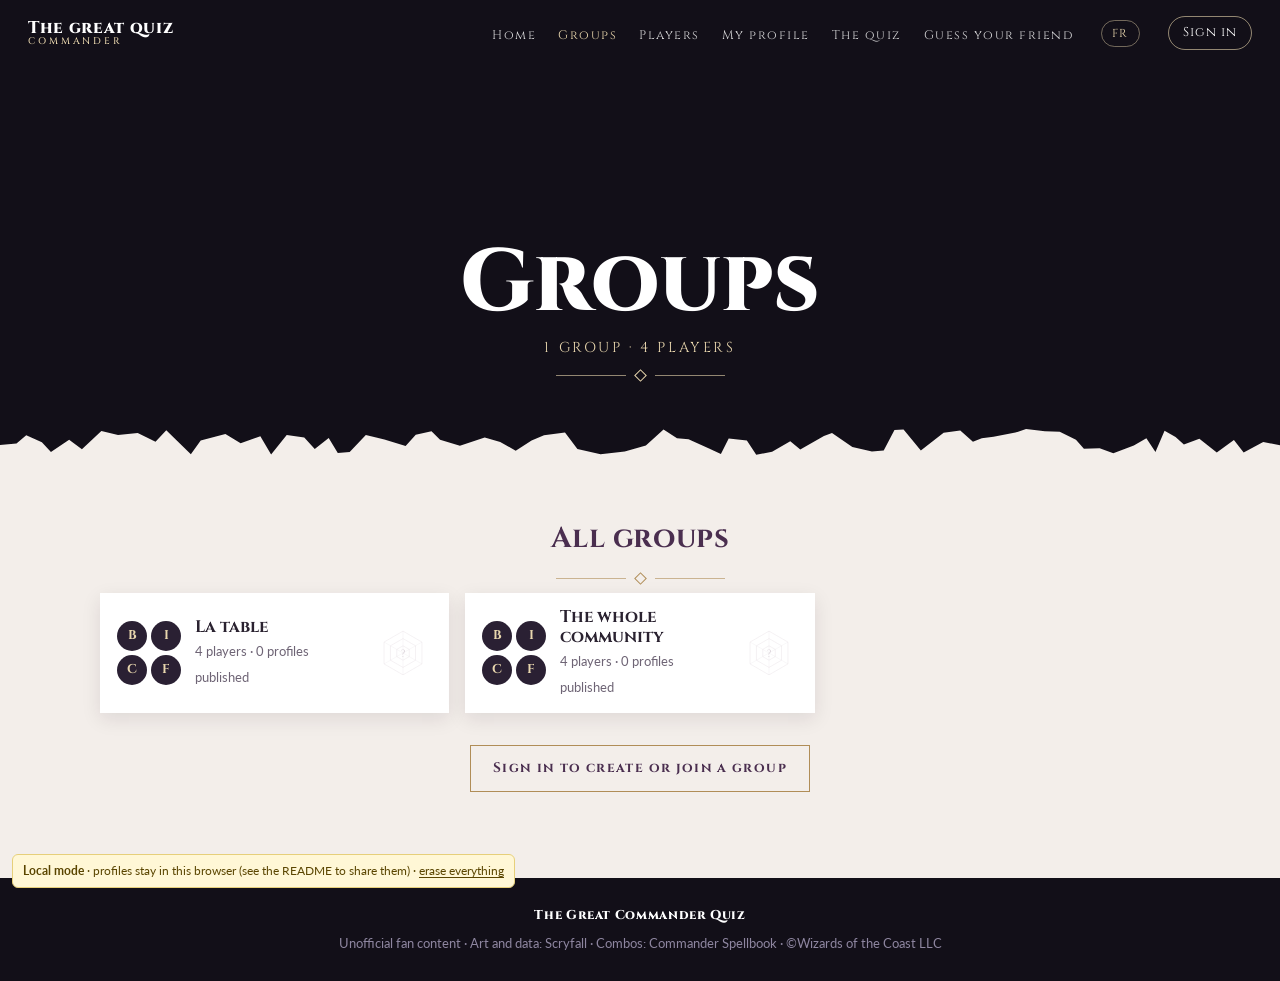
<file: groupe.html>
<!doctype html>
<html lang="fr">
<head>
<meta charset="utf-8">
<meta name="viewport" content="width=device-width, initial-scale=1">
<title>Les groupes — Le grand quiz Commander</title>
<link rel="icon" href="data:image/svg+xml,<svg xmlns='http://www.w3.org/2000/svg' viewBox='0 0 100 100'><text y='.9em' font-size='90'>🐉</text></svg>">
<link rel="preconnect" href="https://fonts.googleapis.com"><link rel="preconnect" href="https://fonts.gstatic.com" crossorigin>
<link href="https://fonts.googleapis.com/css2?family=Cinzel:wght@500;700;800&family=Lato:wght@400;700&display=swap" rel="stylesheet">
<link rel="stylesheet" href="site/style.css">
<style>
.hero{position:relative;height:min(56vh,460px);min-height:340px;overflow:hidden;background:var(--night) center 35%/cover no-repeat}
.hero::after{content:"";position:absolute;inset:0;background:linear-gradient(180deg,rgba(18,15,24,.6),rgba(18,15,24,.35) 40%,rgba(18,15,24,.9))}
.hero-txt{position:absolute;left:0;right:0;bottom:80px;z-index:2;text-align:center;color:#fff;padding:0 16px}
.hero h1{font-family:Cinzel,serif;font-weight:800;font-size:clamp(2.6rem,8vw,5.5rem);margin:0;line-height:1}
.hero .sub{font-family:Cinzel,serif;letter-spacing:.18em;color:var(--gold-l);font-size:.9rem;margin-top:8px}
.hero .orn{color:var(--gold-l)}

/* ---------- Hexagone du groupe ---------- */
.ghex{display:grid;grid-template-columns:minmax(0,1fr) minmax(0,1fr);gap:40px;align-items:center;padding:20px 0 10px}
.ghex .big svg{width:100%;max-width:440px;display:block;margin:0 auto}
.who{display:flex;flex-wrap:wrap;gap:8px;margin:14px 0 4px}
.who button{all:unset;cursor:pointer;display:flex;align-items:center;gap:8px;padding:4px 12px 4px 4px;border:1px solid var(--line);border-radius:30px;font-size:.88rem;background:#fff}
.who button span{width:26px;height:26px;border-radius:50%;background:#222 center/cover}
.who button[aria-pressed="true"]{border-color:var(--plum);background:var(--plum);color:#fff}
.stats{display:grid;grid-template-columns:1fr 1fr;gap:14px;margin-top:20px}
.stat{border-top:1px solid var(--gold);padding-top:10px}
.stat small{display:block;font-size:.72rem;letter-spacing:.14em;text-transform:uppercase;color:var(--muted)}
.stat b{font-family:Cinzel,serif;font-size:1.15rem;color:var(--plum)}
.hint{font-size:.85rem;color:var(--muted)}
.stats{grid-template-columns:1fr 1fr}
.stat b.zero{color:#B8AEB9}
.pct.zero{color:#6E6475}
.pc.empty .art{background:radial-gradient(circle at 50% 40%,#3A2840,#1F1424 75%)}
.pc.empty .art::after{display:none}
.pc .bigini{position:absolute;left:18px;top:6px;font-family:Cinzel,serif;font-weight:800;font-size:5.5rem;line-height:1.3;color:rgba(233,215,174,.22)}
.cmp-empty .pic{font-size:3rem}

/* ---------- Cartes des joueurs ---------- */
.cards{display:grid;grid-template-columns:repeat(auto-fill,minmax(240px,1fr));gap:22px;padding:20px 0 10px}
.pc{display:block;text-decoration:none;background:#fff;box-shadow:0 8px 24px rgba(40,20,40,.12);transition:transform .2s,box-shadow .2s;position:relative}
.pc:hover{transform:translateY(-4px);box-shadow:0 16px 34px rgba(40,20,40,.2)}
.pc .art{height:150px;background:#222 center 25%/cover;position:relative}
.pc .art::after{content:"";position:absolute;inset:0;background:linear-gradient(180deg,transparent 40%,var(--t) 100%);opacity:.9}
.pc .mh{position:absolute;right:10px;bottom:-34px;width:84px;height:84px;background:#fff;border-radius:50%;z-index:2;padding:4px;box-shadow:0 4px 12px rgba(0,0,0,.15)}
.pc .body{padding:14px 16px 16px}
.pc b{font-family:Cinzel,serif;font-size:1.3rem;display:block}
.pc .t{font-size:.8rem;letter-spacing:.06em;color:var(--muted);text-transform:uppercase}
.pc .phare{margin-top:12px;font-size:.85rem;color:var(--muted);border-top:1px solid var(--line);padding-top:10px}
.pc .phare strong{color:var(--ink);font-weight:700}
.pc time{display:block;font-size:.75rem;color:var(--gold);margin-top:4px}

/* ---------- Comparaison ---------- */
.cmp{background:var(--night);color:#E9E4EF;position:relative;padding:70px 0 80px;margin-top:60px}
.cmp .section-title{padding-top:20px}
.cmp .section-title h2{color:#fff}
.cmp .section-title p{color:#B9B0C6}
.duel{display:grid;grid-template-columns:1fr auto 1fr;gap:20px;align-items:center;max-width:900px;margin:20px auto 0}
.side{text-align:center}
.side .pic{width:140px;height:140px;border-radius:50%;margin:0 auto 12px;background:#222 center/cover;box-shadow:0 0 0 3px var(--night),0 0 0 5px var(--gold)}
.side select{font:inherit;font-family:Cinzel,serif;background:transparent;color:#fff;border:1px solid #4A4058;padding:6px 10px}
.side select option{color:#000}
.score{text-align:center}
.score .pct{font-family:Cinzel,serif;font-size:3.6rem;font-weight:800;color:var(--gold-l);line-height:1}
.score small{letter-spacing:.14em;font-size:.72rem;color:#B9B0C6}
.score svg{width:180px;display:block;margin:8px auto}
.verdict{display:grid;grid-template-columns:1fr 1fr;gap:30px;max-width:900px;margin:30px auto 0}
.verdict h3{font-family:Cinzel,serif;font-size:1rem;color:var(--gold-l);margin:0 0 6px}
.verdict ul{margin:0;padding-left:18px;color:#D8D0E2}

@media (max-width:760px){
  .ghex,.verdict{grid-template-columns:1fr}
  .duel{grid-template-columns:1fr}
}
</style>
<style>
.actions-g{display:flex;gap:10px;flex-wrap:wrap;justify-content:center;margin:6px 0 0}
.form-g{display:flex;gap:8px;flex-wrap:wrap;justify-content:center;margin-top:14px}
.form-g input{font:inherit;padding:10px 12px;border:1px solid var(--line);min-height:44px;min-width:220px}
.err-g{color:#A63C33;font-size:.88rem;text-align:center;min-height:1.2em;margin-top:6px}
.vide-g{text-align:center;color:var(--muted);padding:10px 0}
.hero .btn{margin-top:14px}
</style>
</head>
<body>
<div id="nav"></div>
<header class="hero" data-art="Kenrith, the Returned King" data-credit="cr1">
  <div class="hero-txt"><h1 id="gtitre">Les groupes</h1><div class="sub" id="gsub"></div><div class="orn"><i></i><b></b><i></i></div><div id="gact"></div></div>
  <span class="credit" id="cr1"></span>
  <svg class="tear"></svg>
</header>
<main class="wrap" id="liste"></main>
<div id="detail" hidden>
<main class="wrap">
  <div class="section-title"><h2 id="hexTitre">L'hexagone du groupe</h2><p>La moyenne du groupe, et chaque joueur en transparence. Choisis un nom pour le mettre en avant.</p><div class="orn"><i></i><b></b><i></i></div></div>
  <div class="ghex"><div class="big" id="bighex"></div><div><div class="who" id="who"></div><p class="hint" id="whohint"></p><div class="stats" id="stats"></div></div></div>
  <div class="section-title"><h2>Les fiches</h2><div class="orn"><i></i><b></b><i></i></div></div>
  <div class="cards" id="cards"></div>
  <div id="ajout"></div>
</main>
<section class="cmp">
  <svg class="tear top"></svg>
  <div class="section-title"><h2>Face à face</h2><p>Choisis deux joueurs, de n'importe quel groupe, pour voir ce qui les rapproche et ce qui les oppose.</p><div class="orn"><i></i><b></b><i></i></div></div>
  <div class="wrap">
    <div class="cmp-empty" id="cmpEmpty"></div>
    <div class="duel" id="duel">
      <div class="side"><div class="pic" id="pa"></div><select id="sa" aria-label="Premier joueur"></select></div>
      <div class="score"><div class="pct" id="pct"></div><small>COMPATIBILITÉ</small><div id="duohex"></div></div>
      <div class="side"><div class="pic" id="pb"></div><select id="sb" aria-label="Deuxième joueur"></select></div>
    </div>
    <div class="verdict" id="verdict"><div><h3>Ce qui vous rapproche</h3><ul id="common"></ul></div><div><h3>Ce qui vous oppose</h3><ul id="oppo"></ul></div></div>
  </div>
</section>
</div>
<footer><span class="logo">Le grand quiz Commander</span>Contenu de fan non officiel · Illustrations et données : Scryfall · Combos : Commander Spellbook · ©Wizards of the Coast LLC</footer>

<script src="site/i18n.js"></script><script src="site/en.js"></script>
<script src="moteur/reglages.js"></script><script src="moteur/questions.js"></script><script src="moteur/mesure.js"></script><script src="moteur/match.js"></script><script src="moteur/propositions.js"></script>
<script src="site/config.js"></script><script src="site/stockage.js"></script><script src="site/commun.js"></script>
<script src="site/groupe.js"></script>
</body>
</html>
</file>
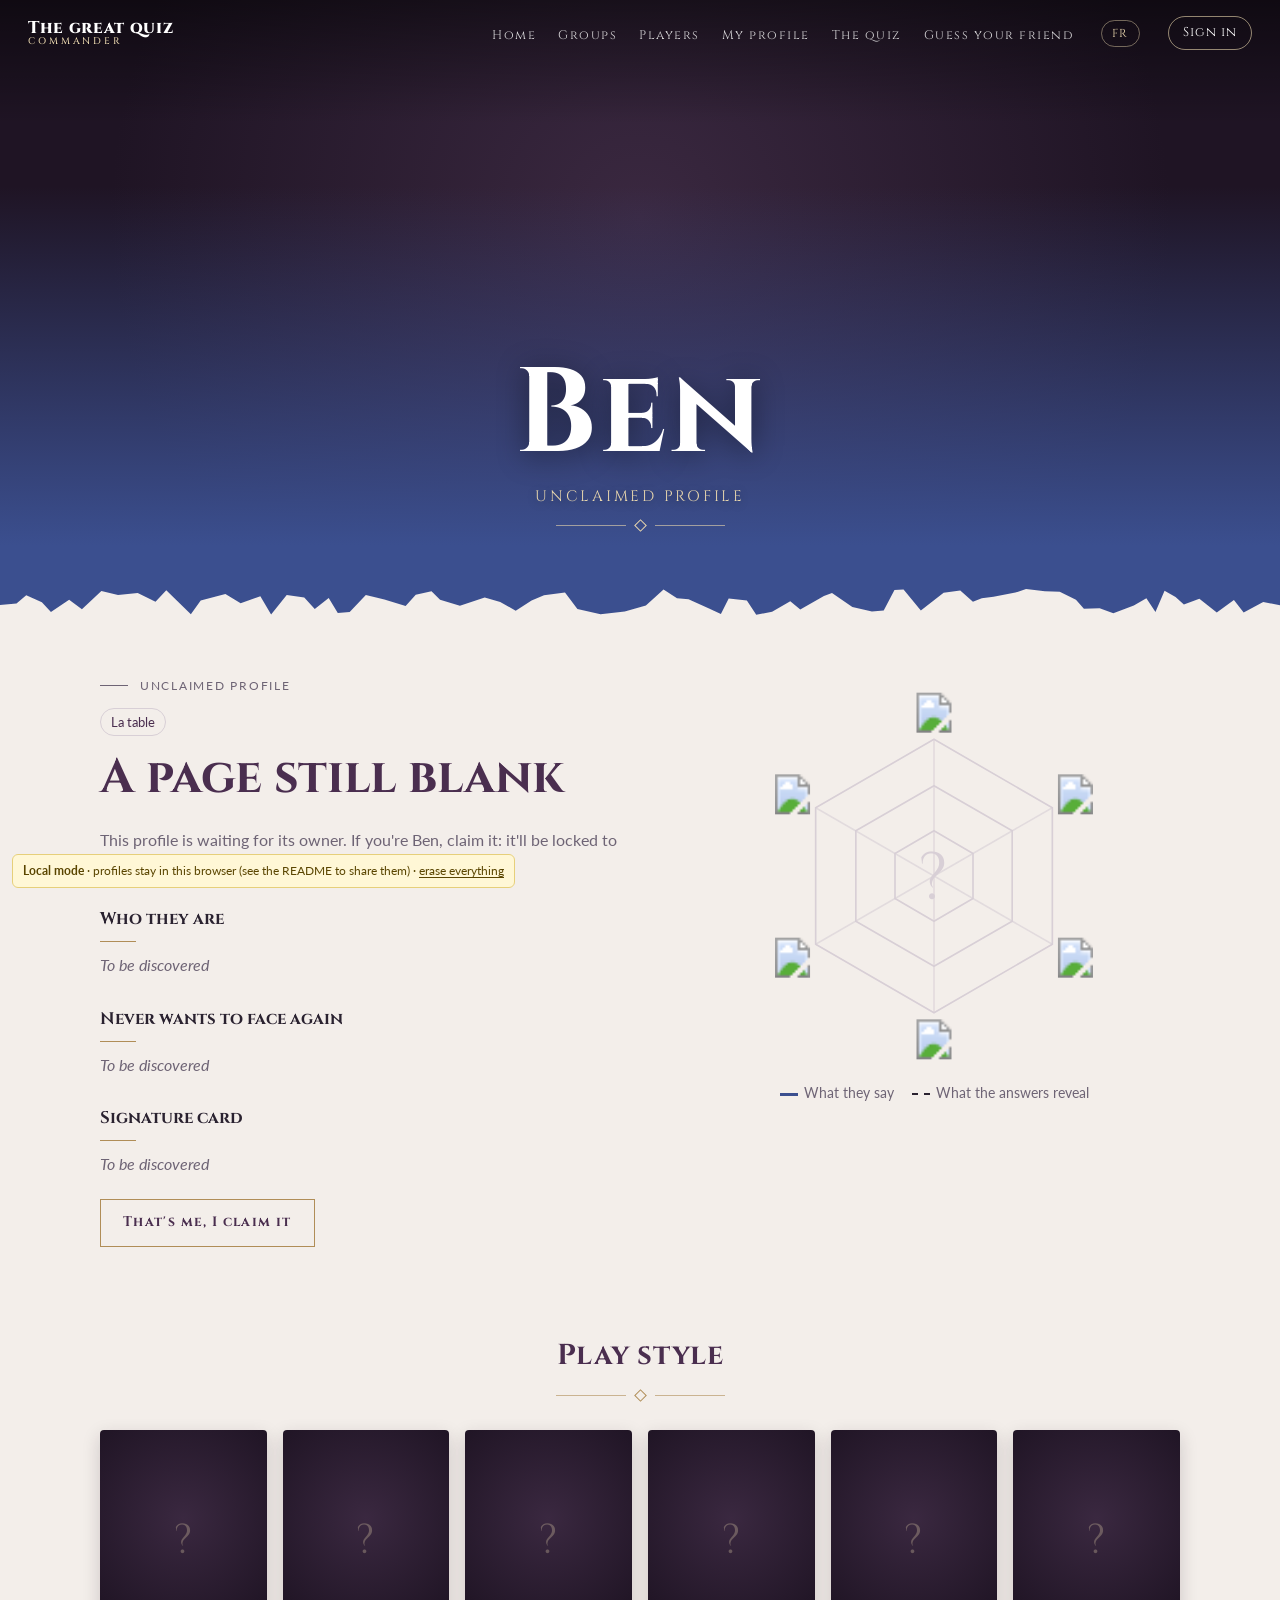
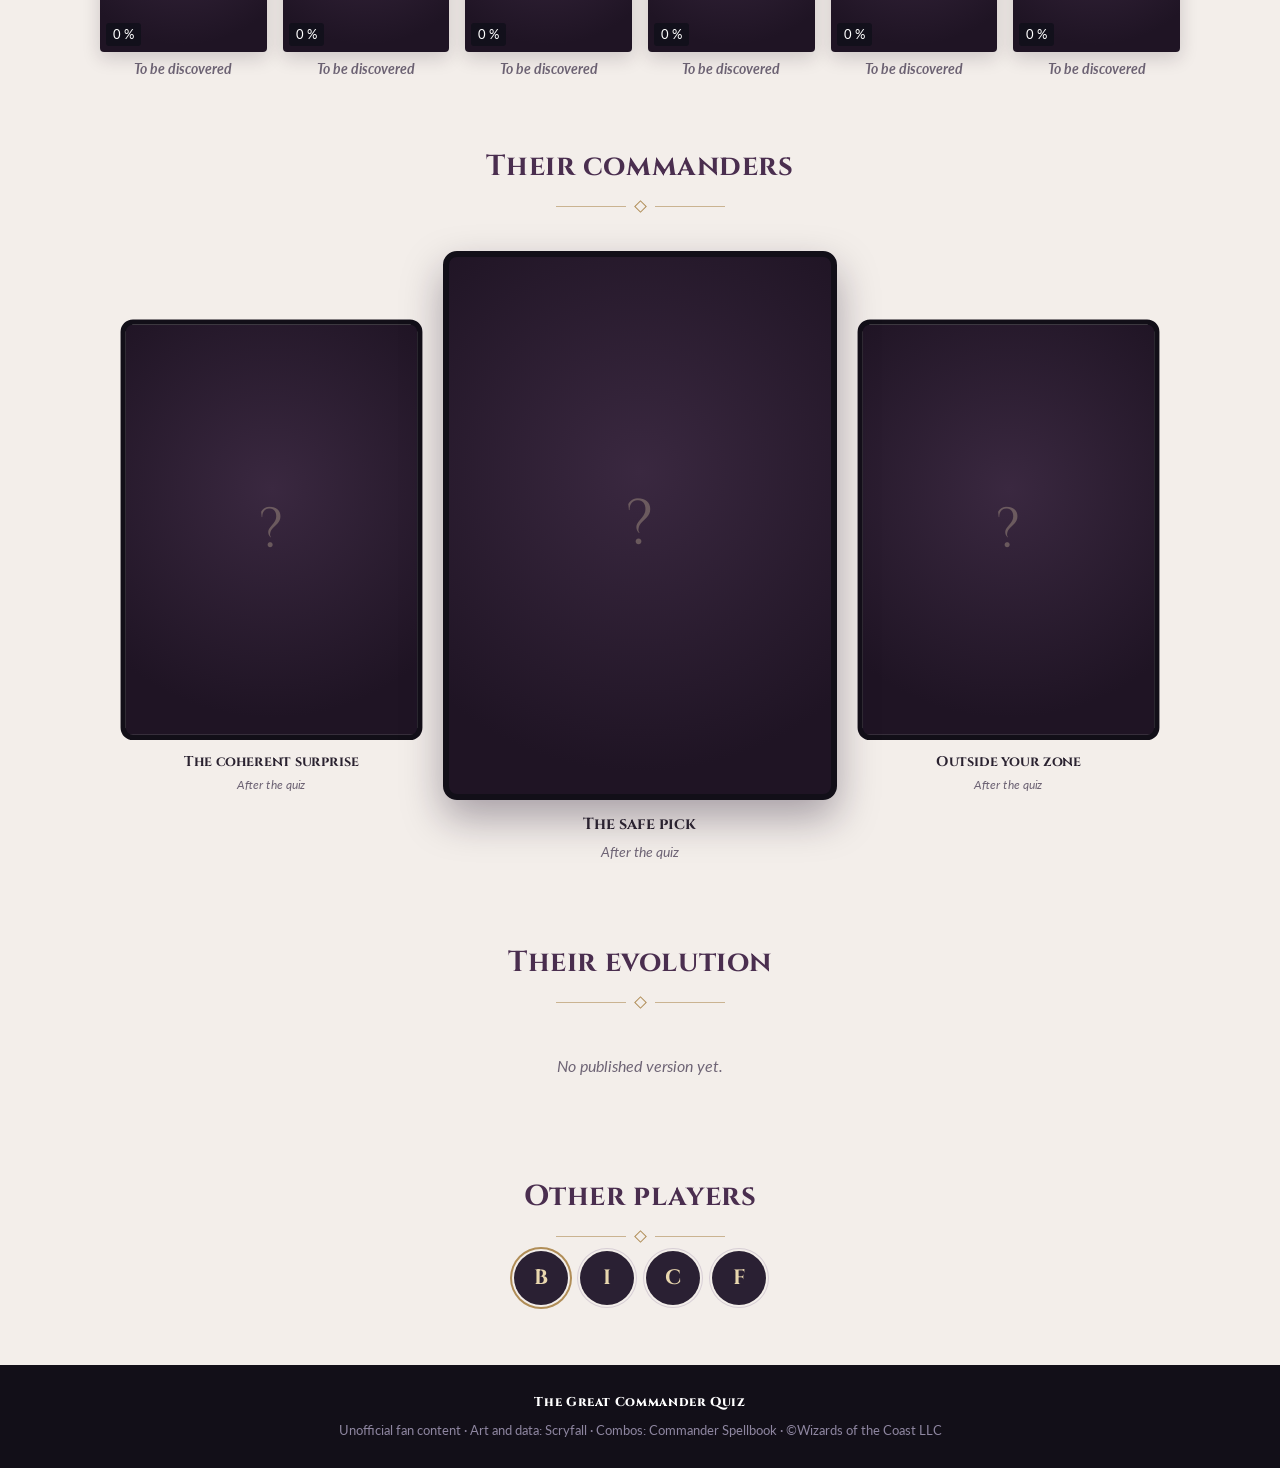
<file: profil.html>
<!doctype html>
<html lang="fr">
<head>
<meta charset="utf-8">
<meta name="viewport" content="width=device-width, initial-scale=1">
<title>Profil — Le grand quiz Commander</title>
<link rel="icon" href="data:image/svg+xml,<svg xmlns='http://www.w3.org/2000/svg' viewBox='0 0 100 100'><text y='.9em' font-size='90'>🐉</text></svg>">
<link rel="preconnect" href="https://fonts.googleapis.com"><link rel="preconnect" href="https://fonts.gstatic.com" crossorigin>
<link href="https://fonts.googleapis.com/css2?family=Cinzel:wght@500;700;800&family=Lato:wght@400;700&display=swap" rel="stylesheet">
<link rel="stylesheet" href="site/style.css">
<style>
/* ---------- HERO : illustration + fondu dans la couleur dominante du joueur ---------- */
.hero{position:relative;height:min(78vh,620px);min-height:440px;overflow:hidden;background:var(--accent-deep) center 25%/cover no-repeat}
.hero .tint{position:absolute;inset:0;z-index:1;background:var(--accent);mix-blend-mode:color;opacity:.35}
.hero::after{content:"";position:absolute;inset:0;z-index:1;background:
  linear-gradient(180deg,rgba(0,0,0,.5) 0%,transparent 20%),
  linear-gradient(180deg,transparent 30%,color-mix(in srgb,var(--accent) 55%,transparent) 62%,var(--accent) 88%,var(--accent) 100%)}
.hero.empty{background:radial-gradient(circle at 50% 35%,#3A2840,#1F1424 70%)}
.hero.empty .tint{display:none}
.hero .wmk{position:absolute;inset:0;z-index:1;opacity:.08;background:url("https://svgs.scryfall.io/card-symbols/C.svg") center 40%/280px no-repeat;filter:invert(1)}
.hero-txt{position:absolute;left:0;right:0;bottom:90px;text-align:center;z-index:2;color:#fff;padding:0 16px}
.hero h1{font-family:Cinzel,serif;font-weight:700;font-size:clamp(3rem,11vw,7.5rem);line-height:1;margin:0;letter-spacing:.02em;text-shadow:0 4px 30px rgba(0,0,0,.45)}
.hero .sub{font-family:Cinzel,serif;color:var(--gold-l);letter-spacing:.18em;font-size:.95rem;margin-top:10px;text-shadow:0 2px 10px rgba(0,0,0,.4)}
.hero .orn{color:var(--gold-l)}

/* ---------- CORPS ---------- */
.intro{display:grid;grid-template-columns:minmax(0,1.1fr) minmax(0,1fr);gap:48px;align-items:start;padding:56px 0 30px}
.kicker{display:flex;align-items:center;gap:12px;color:var(--muted);font-size:.78rem;letter-spacing:.14em;text-transform:uppercase}
.kicker::before{content:"";width:28px;height:1px;background:var(--muted)}
h2.name{font-family:Cinzel,serif;color:var(--plum);font-size:clamp(2rem,5vw,3rem);line-height:1.05;margin:.3em 0 .5em}
h3{font-family:Cinzel,serif;font-size:1.05rem;margin:28px 0 4px}
h3::after{content:"";display:block;width:36px;height:1px;background:var(--gold);margin-top:8px}
.intro p{color:var(--muted);margin:10px 0}
.quote{font-family:Cinzel,serif;color:var(--ink);font-size:1.05rem;border-left:2px solid var(--gold);padding-left:14px;margin:16px 0}
.cta{margin-top:22px}
.hexbox{position:relative;text-align:center}
.hexbox .wm{position:absolute;inset:-20px;opacity:.07;background:center/70% no-repeat}
.hexbox svg{position:relative;width:100%;max-width:400px}
.legend{display:flex;gap:18px;justify-content:center;flex-wrap:wrap;font-size:.85rem;color:var(--muted)}
.legend span::before{content:"";display:inline-block;width:18px;height:3px;margin-right:6px;vertical-align:middle;background:var(--accent)}
.legend span.rev::before{background:none;border-top:2px dashed var(--ink);height:0}

.styles{display:grid;grid-template-columns:repeat(6,minmax(0,1fr));gap:16px;padding:20px 0 10px}
.style{text-align:center}
.style .tile{aspect-ratio:3/4;border-radius:4px;overflow:hidden;position:relative;background:#222;box-shadow:0 6px 18px rgba(40,20,40,.18)}
.style .tile img{width:100%;height:100%;object-fit:cover;display:block}
.style .tile.empty{background:radial-gradient(circle at 50% 40%,#3A2840,#1F1424 80%);display:flex;align-items:center;justify-content:center;font-family:Cinzel,serif;font-size:2.6rem;color:rgba(233,215,174,.3)}
.style .tile .pct{position:absolute;left:6px;bottom:6px;background:rgba(15,15,25,.8);color:#fff;font-size:.8rem;padding:1px 7px;border-radius:3px;font-family:Lato,sans-serif}
.style .lab{font-weight:700;font-size:.9rem;margin-top:8px;line-height:1.25}

.cmdrs{display:grid;grid-template-columns:1fr 1.15fr 1fr;align-items:center;padding:30px 0 20px}
.cm{position:relative}
.cm img,.cm .back{width:100%;display:block;border-radius:14px;aspect-ratio:488/680;background:#222}
.cm .back{background:radial-gradient(circle at 50% 40%,#3A2840,#1F1424 80%);border:6px solid #120F18;display:flex;align-items:center;justify-content:center;font-family:Cinzel,serif;font-size:4rem;color:rgba(233,215,174,.3)}
.cm.side{transform:scale(.88)}
.cm.mid{z-index:2}
.cm.mid img,.cm.mid .back{box-shadow:0 18px 40px rgba(30,15,40,.35)}
.cm .tag{text-align:center;margin-top:12px}
.cm .tag b{font-family:Cinzel,serif;display:block;font-size:1rem}
.cm .tag span{font-size:.85rem;color:var(--muted)}
.cm .pctbig{position:absolute;top:-14px;right:-10px;background:var(--accent);color:#fff;font-family:Cinzel,serif;font-weight:700;width:58px;height:58px;border-radius:50%;display:flex;align-items:center;justify-content:center;font-size:1rem;border:3px solid var(--cream)}

.hist{display:flex;gap:24px;justify-content:center;flex-wrap:wrap;padding:20px 0 70px}
.hist div{text-align:center;font-size:.85rem;color:var(--muted)}
.hist svg{width:120px}
.others{display:flex;justify-content:center;gap:12px;flex-wrap:wrap;padding:0 0 60px}
.others a{width:54px;height:54px;border-radius:50%;background:#222 center/cover;box-shadow:0 0 0 2px var(--cream),0 0 0 3px var(--line);font-size:1.3rem}
.others a[aria-current="true"]{box-shadow:0 0 0 2px var(--cream),0 0 0 4px var(--gold)}

@media (max-width:760px){
  .intro{grid-template-columns:1fr;gap:10px}
  .styles{grid-template-columns:repeat(3,minmax(0,1fr))}
  .cmdrs{grid-template-columns:1fr;gap:28px}
  .cm.side{transform:none}
}
</style>
<style>
.bandeau{position:fixed;left:50%;bottom:64px;transform:translateX(-50%);z-index:60;background:var(--plum);color:#fff;text-align:center;padding:12px 20px;font-size:.92rem;border-radius:6px;box-shadow:0 10px 30px rgba(0,0,0,.35);transition:opacity .6s;max-width:calc(100vw - 32px)}
.actions{display:flex;gap:10px;flex-wrap:wrap;margin-top:22px}
.cm .why{font-size:.82rem;color:var(--muted);margin-top:6px;line-height:1.4;text-align:center}
.cm .warn{font-size:.78rem;color:#9A5A10;margin-top:4px;text-align:center}
details.toutes{margin:10px 0 50px;border-top:1px solid var(--line)}
details.toutes summary{cursor:pointer;font-family:Cinzel,serif;color:var(--plum);padding:16px 0;text-align:center}
.liste{list-style:none;margin:0;padding:0;display:grid;grid-template-columns:repeat(auto-fill,minmax(300px,1fr));gap:14px}
.liste li{display:grid;grid-template-columns:72px 1fr;gap:12px;background:#fff;padding:10px;box-shadow:0 4px 14px rgba(40,20,40,.08)}
.liste .mini{width:72px;height:100px;background:#222 center/cover;border-radius:4px}
.liste b{font-family:Cinzel,serif;font-size:.95rem;display:block;line-height:1.25}
.liste small{color:var(--muted);font-size:.8rem;display:block;line-height:1.35}
.liste .pct{color:var(--accent);font-weight:700;font-size:.85rem}
.liste .fr{font-style:italic}
.combo{font-size:.78rem;color:var(--plum);margin-top:4px}
.fam-sec{font-family:Cinzel,serif;color:var(--muted);font-size:.8rem;letter-spacing:.1em;margin:22px 0 8px;grid-column:1/-1}
.contra{color:var(--plum);font-style:italic}
.avchoix{display:flex;gap:10px;flex-wrap:wrap;margin-top:12px}
.avchoix button{all:unset;cursor:pointer;width:58px;height:58px;border-radius:50%;background:#222 center/cover;box-shadow:0 0 0 2px var(--cream),0 0 0 3px var(--line)}
.avchoix button[aria-pressed="true"]{box-shadow:0 0 0 2px var(--cream),0 0 0 4px var(--gold)}
</style>
</head>
<body>
<div id="nav"></div>
<div id="bandeau"></div>
<header class="hero" id="hero">
  <div class="tint"></div>
  <div class="hero-txt"><h1 id="hname"></h1><div class="sub" id="hsub"></div><div class="orn"><i></i><b></b><i></i></div></div>
  <span class="credit" id="cr1"></span>
  <svg class="tear"></svg>
</header>

<main class="wrap" id="corps">
  <section class="intro">
    <div id="left"></div>
    <div class="hexbox"><div class="wm" id="wm"></div><div id="hex"></div><div class="legend"><span>Ce qui est dit</span><span class="rev">Ce que les réponses révèlent</span></div></div>
  </section>
  <div class="section-title"><h2>Style de jeu</h2><div class="orn"><i></i><b></b><i></i></div></div>
  <div class="styles" id="styles"></div>
  <div class="section-title"><h2>Ses commandants</h2><div class="orn"><i></i><b></b><i></i></div></div>
  <div class="cmdrs" id="cmdrs"></div>
  <div id="toutes"></div>
  <div class="section-title"><h2>Son évolution</h2><div class="orn"><i></i><b></b><i></i></div></div>
  <div class="hist" id="hist"></div>
  <div class="section-title" style="padding-top:10px"><h2>Les autres joueurs</h2><div class="orn"><i></i><b></b><i></i></div></div>
  <div class="others" id="others"></div>
</main>

<footer><span class="logo">Le grand quiz Commander</span>Contenu de fan non officiel · Illustrations et données : Scryfall · Combos : Commander Spellbook · ©Wizards of the Coast LLC</footer>

<script src="site/i18n.js"></script><script src="site/en.js"></script>
<script src="moteur/reglages.js"></script><script src="moteur/questions.js"></script><script src="moteur/mesure.js"></script><script src="moteur/match.js"></script><script src="moteur/propositions.js"></script>
<script src="site/config.js"></script><script src="site/stockage.js"></script><script src="site/commun.js"></script>
<script src="site/profil.js"></script>
</body>
</html>
</file>
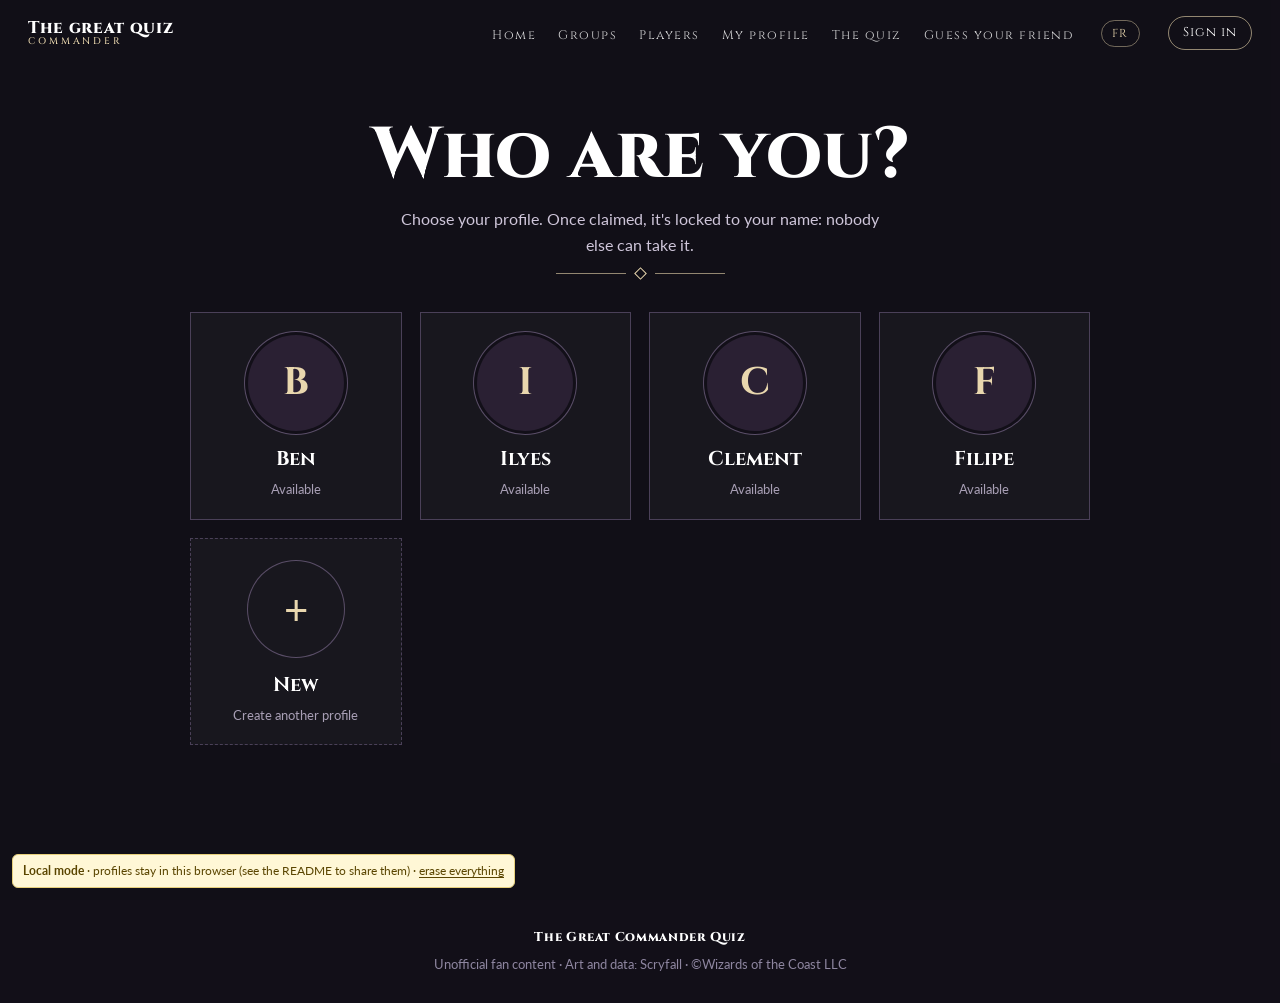
<file: qui.html>
<!doctype html>
<html lang="fr">
<head>
<meta charset="utf-8">
<meta name="viewport" content="width=device-width, initial-scale=1">
<title>Qui es-tu ? — Le grand quiz Commander</title>
<link rel="icon" href="data:image/svg+xml,<svg xmlns='http://www.w3.org/2000/svg' viewBox='0 0 100 100'><text y='.9em' font-size='90'>🐉</text></svg>">
<link rel="preconnect" href="https://fonts.googleapis.com"><link rel="preconnect" href="https://fonts.gstatic.com" crossorigin>
<link href="https://fonts.googleapis.com/css2?family=Cinzel:wght@500;700;800&family=Lato:wght@400;700&display=swap" rel="stylesheet">
<link rel="stylesheet" href="site/style.css">
<style>
body{background:var(--night)}
.stage{position:relative;min-height:100vh;background:var(--night) center 30%/cover no-repeat;color:#fff;padding:120px 16px 80px}
.stage::before{content:"";position:absolute;inset:0;background:rgba(18,15,24,.82)}
.stage>*{position:relative}
.head{text-align:center}
.head h1{font-family:Cinzel,serif;font-weight:800;font-size:clamp(2.4rem,7vw,4.5rem);margin:0;line-height:1}
.head p{color:#CFC6DA;max-width:54ch;margin:14px auto 0}
.head .orn{color:var(--gold-l)}
.code{max-width:440px;margin:34px auto 0;text-align:center}
.code label{display:block;font-family:Cinzel,serif;font-size:.8rem;letter-spacing:.12em;color:var(--gold-l);margin-bottom:8px}
.row{display:flex;gap:10px;justify-content:center;flex-wrap:wrap}
input{font:inherit;background:rgba(255,255,255,.06);border:1px solid #5A4E68;color:#fff;padding:10px 14px;outline:none;min-height:44px}
input:focus{border-color:var(--gold-l)}
.grid{display:grid;grid-template-columns:repeat(auto-fit,minmax(170px,1fr));gap:18px;max-width:900px;margin:34px auto 0}
.who{all:unset;box-sizing:border-box;cursor:pointer;text-align:center;padding:22px 12px 18px;border:1px solid #4A4058;background:rgba(255,255,255,.03);transition:border-color .2s,transform .2s;position:relative}
.who:hover{border-color:var(--gold-l);transform:translateY(-3px)}
.who:focus-visible{outline:2px solid var(--gold-l);outline-offset:3px}
.who .pic{width:96px;height:96px;border-radius:50%;margin:0 auto 12px;background:#2A2033 center/cover;box-shadow:0 0 0 3px var(--night),0 0 0 4px #5A4E68;font-size:2.4rem}
.who b{font-family:Cinzel,serif;font-size:1.25rem;display:block}
.who small{color:#A89FB5;font-size:.8rem}
.who.locked{opacity:.6}
.who .lock{position:absolute;top:10px;right:12px;font-size:.72rem;letter-spacing:.1em;color:var(--gold-l);font-family:Cinzel,serif}
.who.new{border-style:dashed}
.who.new .pic{background:transparent;box-shadow:0 0 0 1px #5A4E68;font-size:2.6rem;color:var(--gold-l);display:flex;align-items:center;justify-content:center}
.who[aria-pressed="true"]{border-color:var(--gold-l);background:rgba(233,215,174,.08);opacity:1}
.panel{max-width:520px;margin:30px auto 0;padding:24px;border:1px solid var(--gold);background:rgba(18,15,24,.85);text-align:center}
.panel h2{font-family:Cinzel,serif;margin:0 0 6px}
.panel p{color:#CFC6DA;margin:6px 0 16px}
.err{color:#F0A49A;font-size:.9rem;min-height:1.3em;margin-top:8px}
.already{max-width:560px;margin:30px auto 0;text-align:center;color:#CFC6DA}
</style>
</head>
<body>
<div id="nav"></div>
<section class="stage" data-art="Mirror Gallery">
  <div class="head">
    <h1>Qui es-tu ?</h1>
    <p id="intro">Choisis ton profil. Une fois réclamé, il est verrouillé à ton nom : personne d'autre ne pourra le prendre.</p>
    <div class="orn"><i></i><b></b><i></i></div>
  </div>
  <form class="code" id="codeForm" hidden>
    <label for="gcode">CODE D'ACCÈS</label>
    <div class="row"><input id="gcode" autocomplete="off" autocapitalize="none" size="20" required><button class="btn solid">Entrer</button></div>
    <div class="err" id="codeErr" role="alert"></div>
  </form>
  <div id="already"></div>
  <div class="grid" id="grid"></div>
  <div id="panel"></div>
</section>
<footer><span class="logo">Le grand quiz Commander</span>Contenu de fan non officiel · Illustrations et données : Scryfall · ©Wizards of the Coast LLC</footer>

<script src="site/i18n.js"></script><script src="site/en.js"></script>
<script src="moteur/reglages.js"></script><script src="moteur/questions.js"></script><script src="moteur/mesure.js"></script><script src="moteur/match.js"></script><script src="moteur/propositions.js"></script>
<script src="site/config.js"></script><script src="site/stockage.js"></script><script src="site/commun.js"></script>
<script>
(async function () {
  const ST = window.QCStock, $ = SITE.$, esc = SITE.esc, tr = SITE.T;
  const ok = await SITE.demarrer("", { sansGroupe: true });
  if (!ok) return;
  SITE.images(document.querySelector(".stage"));

  if (!ST.code()) { // mode partagé : il faut d'abord le code du groupe
    $("codeForm").hidden = false; $("intro").textContent = "Entre le code d'accès que l'administrateur du site t'a donné.";
    $("gcode").focus();
    $("codeForm").onsubmit = async e => {
      e.preventDefault(); $("codeErr").textContent = "";
      try { await ST.entrer($("gcode").value.trim()); location.reload(); } catch (er) { $("codeErr").textContent = er.message; }
    };
    return;
  }
  const G = await SITE.groupe();
  const moi = SITE.moi();
  if (moi) $("already").innerHTML = `<div class="already">Tu es connecté en tant que <b>${esc(moi.pseudo)}</b>. <a class="btn" style="padding:6px 12px;font-size:.7rem;margin-left:8px" href="profil.html?j=${moi.id}">Mon profil</a> <button class="btn" style="padding:6px 12px;font-size:.7rem" id="sortir">Ce n'est pas moi</button></div>`;
  if (moi) $("sortir").onclick = () => { ST.sortir(); location.reload(); };

  let pick = SITE.param("j");
  const dessiner = () => {
    $("grid").innerHTML = G.joueurs.map(j => `<button class="who${j.reclame ? " locked" : ""}" data-id="${j.id}" aria-pressed="${pick === j.id}">
        ${j.reclame ? `<span class="lock">PRIS</span>` : ""}<div class="pic" ${SITE.avAttrs(j)}></div><b>${esc(j.pseudo)}</b><small>${j.reclame ? "Déjà réclamé" : "Libre"}</small></button>`).join("")
      + `<button class="who new" data-id="__new" aria-pressed="${pick === "__new"}"><div class="pic">+</div><b>Nouveau</b><small>Créer un autre profil</small></button>`;
    $("grid").querySelectorAll(".who").forEach(b => b.onclick = () => { pick = b.dataset.id; dessiner(); panneau(); });
    SITE.images($("grid"));
  };
  const panneau = () => {
    const j = G.parId[pick]; let h;
    const pin = (ph) => `<input id="pin" type="password" inputmode="numeric" pattern="[0-9]{4}" maxlength="4" autocomplete="off" placeholder="${tr(ph)}" aria-label="${tr(ph)}" size="16">`;
    if (pick === "__new") h = `<h2>${tr("Créer ton profil")}</h2><p>Ton prénom ou ton pseudo, tel que le groupe te connaît.</p>
        <div class="row"><input id="nname" placeholder="Prénom" maxlength="24" aria-label="Prénom">${pin("Code à 4 chiffres")}</div>`;
    else if (j.reclame) h = `<h2>${esc(tr("{p} est déjà pris", { p: j.pseudo }))}</h2><p>Si c'est ton profil, entre ton code personnel pour te reconnecter sur cet appareil. Sinon, crée un nouveau profil.</p><div class="row">${pin("Ton code à 4 chiffres")}</div>`;
    else h = `<h2>${esc(tr("Tu es {p} ?", { p: j.pseudo }))}</h2><p>Choisis un code personnel à 4 chiffres. Il te servira à te reconnecter sur un autre appareil et à publier ton profil. Ce choix est définitif.</p><div class="row">${pin("Code à 4 chiffres")}</div>`;
    $("panel").innerHTML = `<form class="panel" id="pf">${h}<div class="err" id="err" role="alert"></div><button class="btn solid">${pick === "__new" ? "Créer et entrer" : j.reclame ? "Me reconnecter" : "C'est moi"}</button></form>`;
    const f = $("pf"); (f.querySelector("input")).focus();
    f.oninput = () => $("err").textContent = "";
    f.onsubmit = async e => {
      e.preventDefault();
      const p = $("pin").value.trim();
      if (!/^\d{4}$/.test(p)) { $("err").textContent = "Entre un code de 4 chiffres."; return; }
      const btn = f.querySelector("button"); btn.disabled = true;
      try {
        let id = pick;
        if (pick === "__new") { const n = $("nname").value.trim(); if (!n) throw new Error("Entre un prénom."); id = await ST.creer(n, p); }
        else if (j.reclame) await ST.connexion(id, p);
        else await ST.reclamer(id, p);
        location.href = "profil.html?j=" + id;
      } catch (er) { $("err").textContent = er.message; btn.disabled = false; }
    };
  };
  dessiner(); if (pick && (G.parId[pick] || pick === "__new")) panneau();
})();
</script>
</body>
</html>
</file>
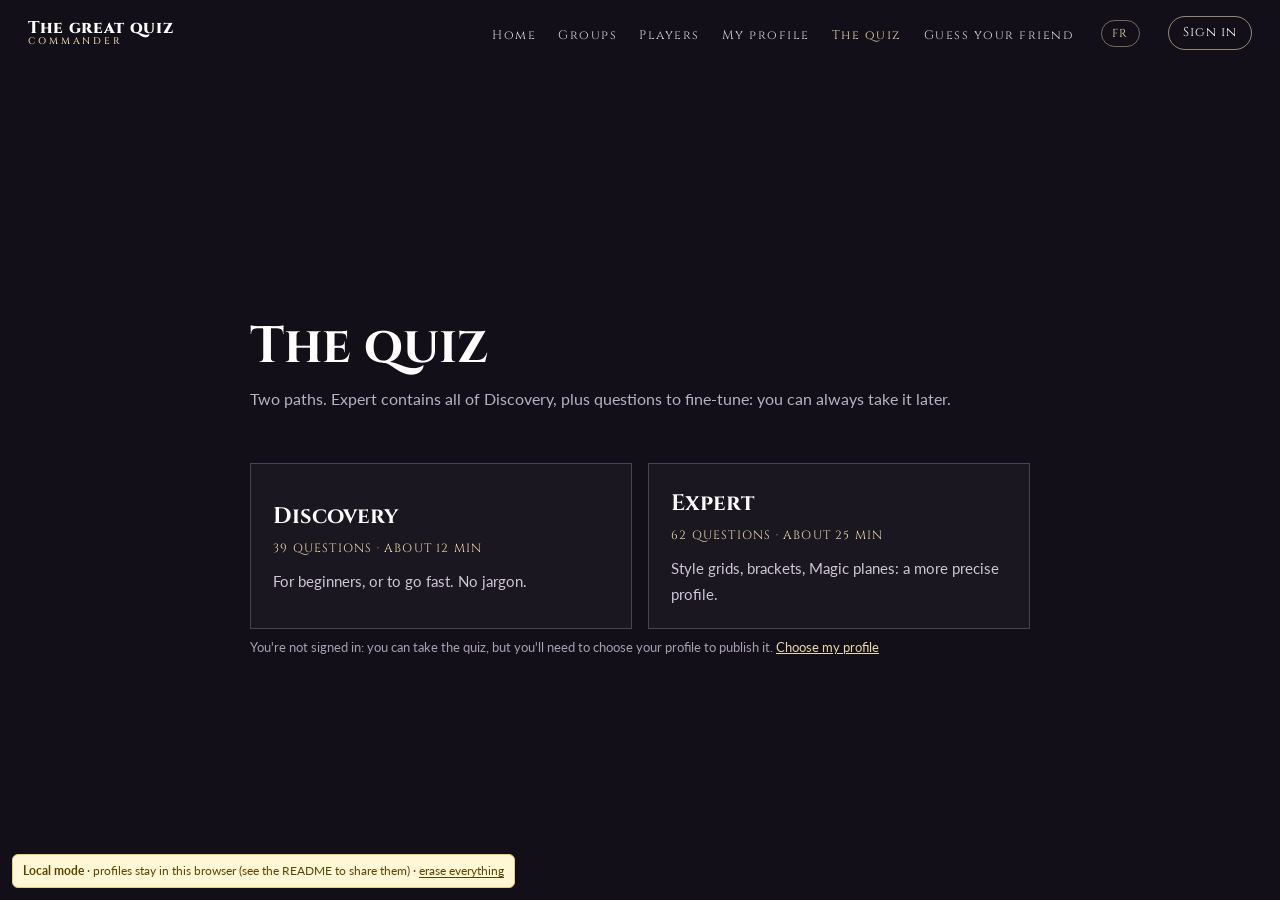
<file: quiz.html>
<!doctype html>
<html lang="fr">
<head>
<meta charset="utf-8">
<meta name="viewport" content="width=device-width, initial-scale=1">
<title>Le quiz — Le grand quiz Commander</title>
<link rel="icon" href="data:image/svg+xml,<svg xmlns='http://www.w3.org/2000/svg' viewBox='0 0 100 100'><text y='.9em' font-size='90'>🐉</text></svg>">
<link rel="preconnect" href="https://fonts.googleapis.com"><link rel="preconnect" href="https://fonts.gstatic.com" crossorigin>
<link href="https://fonts.googleapis.com/css2?family=Cinzel:wght@500;700;800&family=Lato:wght@400;700&display=swap" rel="stylesheet">
<link rel="stylesheet" href="site/style.css">
<style>
body{background:var(--night)}
/* ---------- Scène ---------- */
.stage{position:relative;min-height:100vh;color:#fff;overflow:hidden;display:flex;flex-direction:column}
.bg{position:absolute;inset:-30px;background:var(--night) center 30%/cover no-repeat;filter:blur(6px) saturate(.9);transform:scale(1.05);transition:opacity .6s}
.stage::before{content:"";position:absolute;inset:0;z-index:1;background:radial-gradient(ellipse at 50% 30%,rgba(18,15,24,.55),rgba(18,15,24,.92) 70%)}
.stage>*:not(.bg){position:relative;z-index:2}

/* ---------- Barre de progression ---------- */
.top{padding:86px 20px 0;max-width:820px;margin:0 auto;width:100%}
.chap{display:flex;justify-content:space-between;align-items:baseline;font-family:Cinzel,serif;font-size:.78rem;letter-spacing:.14em;color:var(--gold-l)}
.chap span:last-child{color:#A89FB5;letter-spacing:.06em;font-family:Lato,sans-serif}
.bar{height:3px;background:rgba(255,255,255,.12);margin-top:8px;position:relative}
.bar i{position:absolute;left:0;top:0;bottom:0;background:var(--gold-l);transition:width .5s cubic-bezier(.2,.8,.2,1)}
.bar b{position:absolute;top:-3px;width:9px;height:9px;transform:translateX(-4px) rotate(45deg);background:var(--gold-l);transition:left .5s cubic-bezier(.2,.8,.2,1)}

/* ---------- Écran ---------- */
.screen{flex:1;display:flex;flex-direction:column;justify-content:center;max-width:820px;width:100%;margin:0 auto;padding:30px 20px 40px}
.screen.in{animation:in .45s cubic-bezier(.2,.8,.2,1)}
@keyframes in{from{opacity:0;transform:translateY(14px)}}
.q{font-family:Cinzel,serif;font-weight:700;font-size:clamp(1.5rem,4.2vw,2.3rem);line-height:1.2;margin:0 0 8px;text-wrap:balance}
.help{color:#B9B0C6;margin:0 0 26px}

/* Réponses simples */
.opts{display:grid;gap:10px}
.opt{all:unset;box-sizing:border-box;cursor:pointer;display:grid;grid-template-columns:34px 1fr;gap:14px;align-items:center;padding:14px 16px;border:1px solid #4A4058;background:rgba(255,255,255,.035);transition:border-color .15s,background .15s,transform .15s;min-height:56px}
.opt:hover{border-color:#8A7D9A;background:rgba(255,255,255,.06)}
.opt:focus-visible{outline:2px solid var(--gold-l);outline-offset:2px}
.opt .k{width:34px;height:34px;display:flex;align-items:center;justify-content:center;font-family:Cinzel,serif;font-size:.85rem;border:1px solid #5A4E68;transform:rotate(45deg)}
.opt .k span{transform:rotate(-45deg)}
.opt small{display:block;color:#A89FB5;font-size:.85rem;margin-top:2px}
.opt[aria-pressed="true"]{border-color:var(--gold-l);background:rgba(233,215,174,.1)}
.opt[aria-pressed="true"] .k{background:var(--gold-l);color:var(--night);border-color:var(--gold-l)}

/* Choix illustrés (personnages) */
.arts{display:grid;grid-template-columns:repeat(3,minmax(0,1fr));gap:12px}
.art{all:unset;box-sizing:border-box;cursor:pointer;position:relative;aspect-ratio:4/3;background:#2A2033 center/cover;border:1px solid #4A4058;overflow:hidden;transition:transform .2s,border-color .2s}
.art::after{content:"";position:absolute;inset:0;background:linear-gradient(180deg,transparent 35%,rgba(18,15,24,.95))}
.art:hover{transform:translateY(-3px);border-color:#8A7D9A}
.art:focus-visible{outline:2px solid var(--gold-l);outline-offset:2px}
.art .t{position:absolute;left:0;right:0;bottom:0;z-index:2;padding:12px}
.art b{font-family:Cinzel,serif;font-size:1rem;display:block;line-height:1.2}
.art small{color:#C9C0D5;font-size:.78rem;line-height:1.3;display:block;margin-top:4px}
.art[aria-pressed="true"]{border:2px solid var(--gold-l)}
.art .tick{position:absolute;top:10px;right:10px;z-index:2;width:26px;height:26px;transform:rotate(45deg);background:var(--gold-l);display:none}
.art[aria-pressed="true"] .tick{display:block}
.count{font-size:.85rem;color:var(--gold-l);margin-top:12px}

/* Dilemme */
.pair{display:grid;grid-template-columns:1fr 1fr;gap:0;position:relative;min-height:340px}
.side{all:unset;box-sizing:border-box;cursor:pointer;position:relative;background:#2A2033 center/cover;display:flex;align-items:flex-end;padding:20px;overflow:hidden;transition:filter .25s}
.side::after{content:"";position:absolute;inset:0;background:linear-gradient(180deg,transparent 30%,rgba(18,15,24,.92))}
.side b{position:relative;z-index:2;font-family:Cinzel,serif;font-size:clamp(1.05rem,2.5vw,1.35rem);line-height:1.25}
.pair:hover .side:not(:hover){filter:brightness(.55) saturate(.6)}
.side:focus-visible{outline:2px solid var(--gold-l);outline-offset:-2px}
.side[aria-pressed="true"]{box-shadow:inset 0 0 0 3px var(--gold-l)}
.pair .or{position:absolute;left:50%;top:50%;z-index:3;width:58px;height:58px;transform:translate(-50%,-50%) rotate(45deg);background:var(--night);border:1px solid var(--gold-l);display:flex;align-items:center;justify-content:center;pointer-events:none}
.pair .or span{transform:rotate(-45deg);font-family:Cinzel,serif;font-weight:700;color:var(--gold-l)}

/* Échelle */
.scale{padding:30px 0 10px}
.track{position:relative;display:flex;justify-content:space-between;align-items:center;margin:0 10px}
.track::before{content:"";position:absolute;left:0;right:0;top:50%;height:1px;background:linear-gradient(90deg,#5A4E68,var(--gold),#5A4E68)}
.dot{all:unset;cursor:pointer;position:relative;width:26px;height:26px;transform:rotate(45deg);border:1px solid #8A7D9A;background:var(--night);transition:all .2s}
.dot:nth-child(3){width:20px;height:20px}
.dot:hover{border-color:var(--gold-l)}
.dot:focus-visible{outline:2px solid var(--gold-l);outline-offset:4px}
.dot[aria-pressed="true"]{background:var(--gold-l);border-color:var(--gold-l);width:34px;height:34px;box-shadow:0 0 0 6px rgba(233,215,174,.15)}
.ends{display:flex;justify-content:space-between;gap:30px;margin-top:22px;font-family:Cinzel,serif;font-size:.95rem}
.ends span{max-width:40%}
.ends span:last-child{text-align:right}

/* Coup d'œil */
.swipe{display:flex;flex-direction:column;align-items:center}
.deck{position:relative;width:min(300px,76vw);aspect-ratio:488/680;margin:6px 0 22px}
.card{position:absolute;inset:0;border-radius:4.5%/3.2%;background:#2A2033 center/cover;box-shadow:0 20px 40px rgba(0,0,0,.5);touch-action:none;cursor:grab;user-select:none;transition:transform .35s cubic-bezier(.2,.8,.2,1),opacity .35s}
.card.under{transform:scale(.94) translateY(14px);filter:brightness(.6)}
.card.drag{transition:none;cursor:grabbing}
.stamp{position:absolute;top:18px;padding:4px 12px;font-family:Cinzel,serif;font-weight:800;font-size:1.3rem;border:3px solid;transform:rotate(-12deg);opacity:0;background:rgba(18,15,24,.6)}
.stamp.like{left:14px;color:#8FD9A8}
.stamp.nope{right:14px;color:#F0A49A;transform:rotate(12deg)}
.react{display:flex;gap:18px}
.rb{all:unset;cursor:pointer;width:62px;height:62px;border-radius:50%;display:flex;align-items:center;justify-content:center;font-size:1.5rem;border:1px solid #5A4E68;background:rgba(255,255,255,.04);transition:transform .15s,border-color .15s}
.rb:hover{transform:scale(1.08)}
.rb:focus-visible{outline:2px solid var(--gold-l);outline-offset:3px}
.rb.no{color:#F0A49A}.rb.no:hover{border-color:#F0A49A}
.rb.meh{color:#C9C0D5;width:50px;height:50px;font-size:1.1rem;align-self:center}
.rb.yes{color:#8FD9A8}.rb.yes:hover{border-color:#8FD9A8}
.react{align-items:flex-start;gap:6px}
.rc{display:flex;flex-direction:column;align-items:center;justify-content:flex-end;gap:8px;width:96px;height:96px;font-size:.78rem;color:#A89FB5}

/* Couleurs */
.cgrid{display:grid;gap:8px}
.crow{display:grid;grid-template-columns:40px 110px 1fr 40px;gap:12px;align-items:center;padding:10px 12px;border:1px solid #3A3047;background:rgba(255,255,255,.03)}
.crow img{width:32px;height:32px}
.crow b{font-family:Cinzel,serif}
.lv{display:grid;grid-template-columns:repeat(4,1fr);gap:6px}
.lv button{all:unset;box-sizing:border-box;cursor:pointer;text-align:center;font-size:.82rem;padding:8px 4px;border:1px solid #4A4058;color:#C9C0D5}
.lv button:hover{border-color:#8A7D9A}
.lv button:focus-visible,.star:focus-visible{outline:2px solid var(--gold-l);outline-offset:2px}
.lv button[aria-pressed="true"]{background:var(--gold-l);border-color:var(--gold-l);color:var(--night);font-weight:700}
.lv button.never[aria-pressed="true"]{background:#E27E72;border-color:#E27E72}
.star{all:unset;cursor:pointer;font-size:1.4rem;color:#5A4E68;text-align:center}
.star[aria-pressed="true"]{color:var(--gold-l)}

/* Pied */
.foot{display:flex;justify-content:space-between;align-items:center;gap:12px;margin-top:30px}
.link{all:unset;cursor:pointer;color:#B9B0C6;font-size:.9rem;text-decoration:underline;text-underline-offset:3px}
.link:hover{color:#fff}
.link:focus-visible{outline:2px solid var(--gold-l);outline-offset:3px}
.btn[disabled]{opacity:.35;pointer-events:none}

/* Chapitre */
.chapter{text-align:center;align-items:center}
.chapter .num{font-family:Cinzel,serif;font-weight:800;font-size:clamp(4rem,14vw,8rem);line-height:1;color:transparent;-webkit-text-stroke:1px var(--gold-l)}
.chapter h1{font-family:Cinzel,serif;font-weight:800;font-size:clamp(2rem,6vw,3.6rem);margin:6px 0 0;line-height:1.05}
.chapter p{color:#CFC6DA;max-width:46ch;margin:16px auto 30px}
.chapter .orn{color:var(--gold-l)}

/* Révélation */
.reveal{text-align:center;align-items:center}
.reveal .load{font-family:Cinzel,serif;letter-spacing:.2em;color:var(--gold-l);font-size:.85rem}
.reveal .rhex{width:min(340px,80vw);margin:6px auto 0}
.reveal .rtitle{opacity:0;transform:translateY(10px);transition:all .8s}
.reveal .rtitle.on{opacity:1;transform:none}
.reveal .rtitle small{font-family:Cinzel,serif;letter-spacing:.2em;color:var(--gold-l);font-size:.8rem}
.reveal .rtitle h1{font-family:Cinzel,serif;font-weight:800;font-size:clamp(2.2rem,7vw,4rem);margin:4px 0 0;line-height:1}
.reveal .rtitle p{color:#CFC6DA;margin:8px 0 0}
.rcards{display:grid;grid-template-columns:repeat(3,minmax(0,1fr));gap:14px;width:100%;max-width:640px;margin:30px auto 0}
.flip{perspective:900px}
.flip .in{position:relative;aspect-ratio:488/680;transition:transform .9s cubic-bezier(.3,.7,.2,1);transform-style:preserve-3d}
.flip.on .in{transform:rotateY(180deg)}
.flip .f,.flip .b{position:absolute;inset:0;backface-visibility:hidden;border-radius:4.5%/3.2%;overflow:hidden}
.flip .b{background:radial-gradient(circle at 50% 45%,#3A2840,#120F18 75%);border:5px solid #0B090E;display:flex;align-items:center;justify-content:center}
.flip .b svg{width:55%}
.flip .f{transform:rotateY(180deg);background:#222 center/cover}
.flip .f img{width:100%;height:100%;object-fit:cover;display:block}
.flip .cap{font-family:Cinzel,serif;font-size:.78rem;color:var(--gold-l);margin-top:8px;opacity:0;transition:opacity .6s .5s}
.flip.on .cap{opacity:1}
.flip.mid .in{box-shadow:0 0 0 2px var(--gold-l),0 16px 40px rgba(0,0,0,.6);border-radius:4.5%/3.2%}
.after{display:flex;gap:12px;justify-content:center;flex-wrap:wrap;margin-top:30px;opacity:0;transition:opacity .8s}
.after.on{opacity:1}
.demo{font-size:.78rem;color:#8E86A0;margin-top:14px}

.short{display:none}
@media (hover:none),(max-width:640px){.kbd{display:none}}
@media (max-width:640px){
  .long{display:none}.short{display:inline}
  .top{padding-top:76px}
  .screen{padding:24px 16px 70px;justify-content:flex-start}
  .help{margin-bottom:18px}
  .arts{grid-template-columns:1fr;gap:8px}
  .art{aspect-ratio:auto;height:96px;background-size:auto 100%;background-position:left center}
  .art::after{background:linear-gradient(90deg,rgba(18,15,24,0) 0%,rgba(18,15,24,.85) 34%,rgba(18,15,24,.97) 48%)}
  .art .t{top:0;left:40%;display:flex;flex-direction:column;justify-content:center;padding:10px 40px 10px 4px}
  .art small{margin-top:2px}
  .art .tick{top:50%;margin-top:-13px;right:14px}
  .opt{padding:12px;gap:12px}
  .foot{margin-top:24px}
  .ends{font-size:.85rem}
  .deck{width:min(260px,68vw)}
  .pair{grid-template-columns:1fr;min-height:0}.side{min-height:190px}
  .pair .side:first-child{align-items:flex-start}
  .pair .side:first-child::after{background:linear-gradient(0deg,transparent 30%,rgba(18,15,24,.92))}
  .pair .or{width:46px;height:46px}
  .crow{grid-template-columns:32px 1fr 34px;grid-template-areas:"i n s" "l l l"}
  .crow img{grid-area:i;width:28px;height:28px}.crow b{grid-area:n}.crow .star{grid-area:s}.crow .lv{grid-area:l}
  .rcards{gap:8px}
}
@media (prefers-reduced-motion:reduce){*{animation:none !important;transition:none !important}}
</style>
<style>
/* ---------- Compléments du site réel ---------- */
.modes{display:grid;grid-template-columns:repeat(auto-fit,minmax(240px,1fr));gap:16px;margin-top:26px}
.mode{all:unset;box-sizing:border-box;cursor:pointer;padding:22px;border:1px solid #4A4058;background:rgba(255,255,255,.035);transition:border-color .2s,transform .2s}
.mode:hover{border-color:var(--gold-l);transform:translateY(-3px)}
.mode:focus-visible{outline:2px solid var(--gold-l);outline-offset:3px}
.mode b{font-family:Cinzel,serif;font-size:1.4rem;display:block}
.mode small{display:block;color:var(--gold-l);font-family:Cinzel,serif;letter-spacing:.1em;font-size:.75rem;margin:4px 0 10px}
.mode span{color:#CFC6DA;font-size:.92rem}
.reprise{margin-top:22px;padding:14px 16px;border:1px dashed #5A4E68;color:#CFC6DA;display:flex;gap:12px;align-items:center;justify-content:space-between;flex-wrap:wrap}
.side.noart{background:linear-gradient(160deg,#2E2438,#1A1520)}
.opt.multi .k{border-radius:3px;transform:none}.opt.multi .k span{transform:none}
.count{font-size:.85rem;color:var(--gold-l);margin-top:12px}
.grow{display:grid;grid-template-columns:minmax(0,1fr) auto;gap:12px;align-items:center;padding:10px 12px;border:1px solid #3A3047;background:rgba(255,255,255,.03)}
.grow b{font-family:Cinzel,serif;display:block}
.grow small{color:#A89FB5;font-size:.82rem;line-height:1.35;display:block}
.grows{display:grid;gap:8px}
.lv4{display:grid;grid-template-columns:repeat(4,minmax(64px,1fr));gap:6px}
.lv4 button{all:unset;box-sizing:border-box;cursor:pointer;text-align:center;font-size:.78rem;padding:8px 4px;border:1px solid #4A4058;color:#C9C0D5;min-height:38px;display:flex;align-items:center;justify-content:center}
.lv4 button:hover{border-color:#8A7D9A}
.lv4 button:focus-visible{outline:2px solid var(--gold-l);outline-offset:2px}
.lv4 button[aria-pressed="true"]{background:var(--gold-l);border-color:var(--gold-l);color:var(--night);font-weight:700}
.lv4 button.neg[aria-pressed="true"]{background:#E27E72;border-color:#E27E72}
.chips{display:flex;flex-wrap:wrap;gap:8px}
.chip-b{all:unset;box-sizing:border-box;cursor:pointer;padding:8px 14px;border:1px solid #4A4058;border-radius:30px;font-size:.9rem;color:#E9E4EF;min-height:38px}
.chip-b:hover{border-color:#8A7D9A}
.chip-b:focus-visible{outline:2px solid var(--gold-l);outline-offset:2px}
.chip-b[aria-pressed="true"]{background:var(--gold-l);border-color:var(--gold-l);color:var(--night);font-weight:700}
.search{position:relative;margin:14px 0}
.search input{width:100%;font:inherit;background:rgba(255,255,255,.06);border:1px solid #5A4E68;color:#fff;padding:12px 14px;outline:none;min-height:46px}
.search input:focus{border-color:var(--gold-l)}
.sugg{list-style:none;margin:0;padding:0;border:1px solid #4A4058;border-top:0;background:#1C1724;max-height:300px;overflow:auto}
.sugg li button{all:unset;box-sizing:border-box;cursor:pointer;display:flex;gap:10px;align-items:center;width:100%;padding:8px 12px;border-bottom:1px solid #2E2638}
.sugg li button:hover,.sugg li button:focus-visible{background:rgba(233,215,174,.1)}
.sugg .mini{width:44px;height:32px;background:#2A2033 center/cover;flex:none}
.sugg small{color:#A89FB5;display:block;font-size:.78rem}
.picked{display:flex;flex-wrap:wrap;gap:8px;margin-top:10px}
.picked span{display:inline-flex;align-items:center;gap:8px;padding:6px 6px 6px 12px;border:1px solid var(--gold-l);border-radius:30px;font-size:.88rem}
.picked button{all:unset;cursor:pointer;width:22px;height:22px;border-radius:50%;background:#3A3047;display:flex;align-items:center;justify-content:center}
.avatars{display:flex;gap:12px;justify-content:center;flex-wrap:wrap;margin-top:14px}
.avatars button{all:unset;cursor:pointer;width:64px;height:64px;border-radius:50%;background:#2A2033 center/cover;box-shadow:0 0 0 2px var(--night),0 0 0 3px #5A4E68}
.avatars button[aria-pressed="true"]{box-shadow:0 0 0 2px var(--night),0 0 0 5px var(--gold-l)}
.avatars button:focus-visible{outline:2px solid var(--gold-l);outline-offset:6px}
.contra{color:var(--gold-l);font-style:italic;margin-top:8px}
.err{color:#F0A49A;font-size:.9rem;min-height:1.2em;margin-top:10px;text-align:center}
.fine{font-size:.8rem;color:#A89FB5;margin-top:8px}
</style>
</head>
<body>
<div id="nav"></div>
<main class="stage">
  <div class="bg" id="bg"></div>
  <div class="top" id="top" style="visibility:hidden"><div class="chap"><span id="chapName"></span><span id="qnum"></span></div><div class="bar"><i id="barI"></i><b id="barB"></b></div></div>
  <section class="screen" id="screen" aria-live="polite"><div class="chargement">CHARGEMENT…</div></section>
</main>

<script src="site/i18n.js"></script><script src="site/en.js"></script>
<script src="moteur/reglages.js"></script><script src="moteur/questions.js"></script><script src="moteur/mesure.js"></script><script src="moteur/match.js"></script><script src="moteur/propositions.js"></script>
<script src="site/config.js"></script><script src="site/stockage.js"></script><script src="site/commun.js"></script><script src="site/quiz-textes.js"></script>
<script src="site/quiz.js"></script>
</body>
</html>
</file>
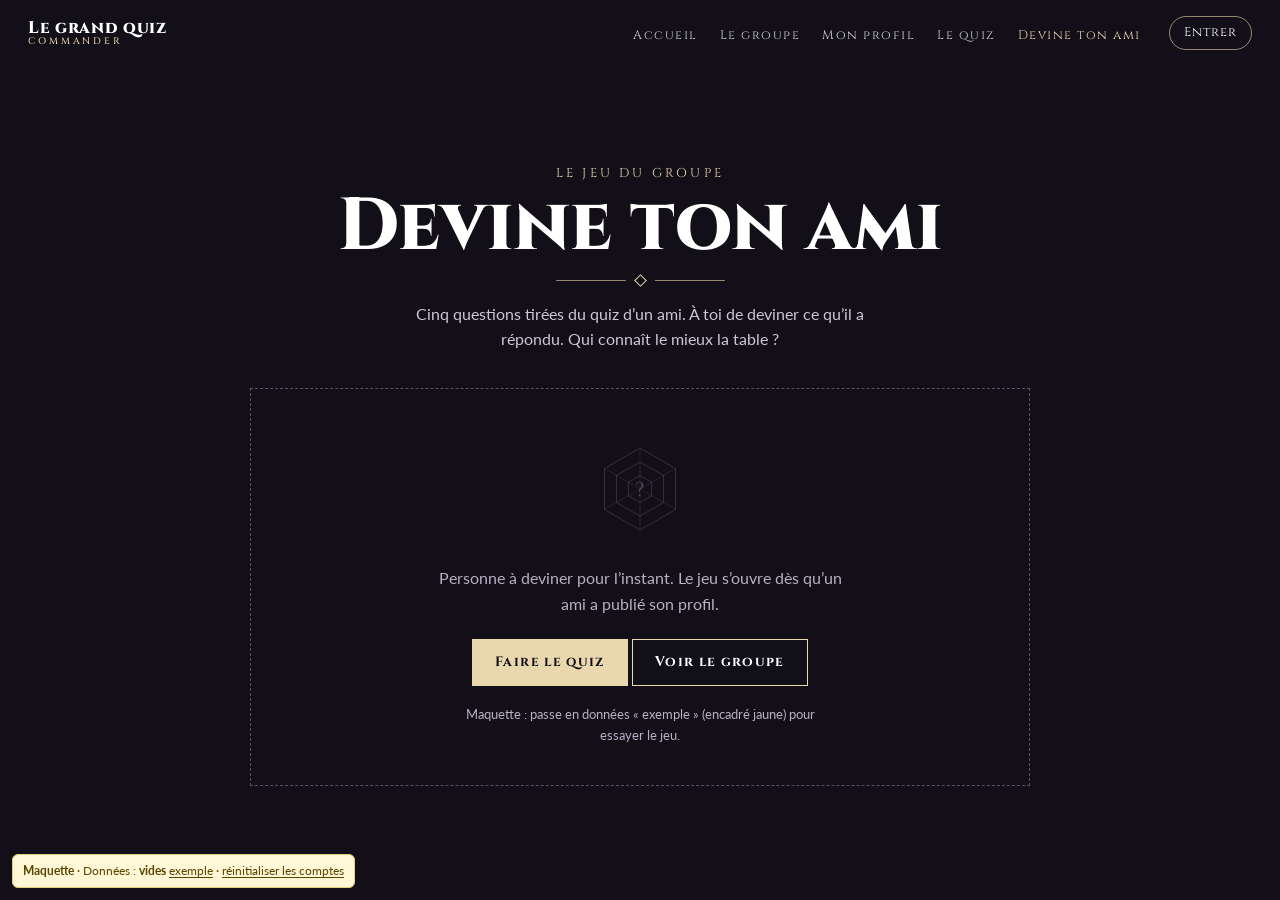
<file: maquettes/devine.html>
<!doctype html>
<html lang="fr">
<head>
<meta charset="utf-8">
<meta name="viewport" content="width=device-width, initial-scale=1">
<title>Maquette — Devine ton ami</title>
<link rel="preconnect" href="https://fonts.googleapis.com">
<link rel="preconnect" href="https://fonts.gstatic.com" crossorigin>
<link href="https://fonts.googleapis.com/css2?family=Cinzel:wght@500;700;800&family=Lato:wght@400;700&display=swap" rel="stylesheet">
<link rel="stylesheet" href="commun.css">
<style>
body{background:var(--night)}
.stage{position:relative;min-height:100vh;color:#fff;overflow:hidden;display:flex;flex-direction:column}
.bg{position:absolute;inset:-30px;background:var(--night) center 30%/cover no-repeat;filter:blur(7px) saturate(.9);transform:scale(1.05)}
.stage::before{content:"";position:absolute;inset:0;z-index:1;background:radial-gradient(ellipse at 50% 25%,rgba(18,15,24,.5),rgba(18,15,24,.94) 70%)}
.stage>*:not(.bg){position:relative;z-index:2}
.screen{flex:1;max-width:820px;width:100%;margin:0 auto;padding:110px 20px 60px;display:flex;flex-direction:column;justify-content:center}
.screen.in{animation:in .45s cubic-bezier(.2,.8,.2,1)}
@keyframes in{from{opacity:0;transform:translateY(14px)}}
.center{text-align:center}
.pre{font-family:Cinzel,serif;letter-spacing:.25em;color:var(--gold-l);font-size:.8rem}
h1.big{font-family:Cinzel,serif;font-weight:800;font-size:clamp(2.4rem,8vw,4.6rem);margin:6px 0 0;line-height:1}
.lead{color:#CFC6DA;max-width:50ch;margin:16px auto 0}
.orn{color:var(--gold-l)}

/* ---------- Lobby ---------- */
.friends{display:grid;grid-template-columns:repeat(auto-fit,minmax(180px,1fr));gap:18px;margin-top:36px}
.fc{all:unset;box-sizing:border-box;cursor:pointer;text-align:center;padding:24px 14px 18px;border:1px solid #4A4058;background:rgba(255,255,255,.03);transition:transform .2s,border-color .2s}
.fc:hover{transform:translateY(-4px);border-color:var(--gold-l)}
.fc:focus-visible{outline:2px solid var(--gold-l);outline-offset:3px}
.fc .pic{position:relative;width:112px;height:112px;border-radius:50%;margin:0 auto 14px;background:#2A2033 center/cover;box-shadow:0 0 0 3px var(--night),0 0 0 4px var(--gold);font-size:2.6rem}
.fc .pic::after{content:"?";position:absolute;right:-8px;bottom:-6px;width:42px;height:42px;clip-path:polygon(50% 0,100% 50%,50% 100%,0 50%);background:var(--gold-l);color:var(--night);font-family:Cinzel,serif;font-weight:800;display:flex;align-items:center;justify-content:center;font-size:1rem}
.fc b{font-family:Cinzel,serif;font-size:1.3rem;display:block}
.fc small{display:block;color:#A89FB5;font-size:.8rem}
.fc .rec{margin-top:10px;font-size:.8rem;color:var(--gold-l)}
.empty{margin-top:36px;padding:40px 20px;border:1px dashed #5A4E68;text-align:center}
.empty svg{width:120px;opacity:.6}
.empty p{color:#B9B0C6;max-width:46ch;margin:10px auto 22px}

/* ---------- Manche ---------- */
.rhead{display:flex;align-items:center;gap:16px;margin-bottom:28px}
.rhead .pic{width:64px;height:64px;border-radius:50%;background:#2A2033 center/cover;box-shadow:0 0 0 2px var(--night),0 0 0 3px var(--gold);flex:none;font-size:1.6rem}
.rhead .who{flex:1}
.rhead .who small{font-family:Cinzel,serif;letter-spacing:.16em;color:var(--gold-l);font-size:.72rem}
.rhead .who b{display:block;font-family:Cinzel,serif;font-size:1.2rem}
.dots{display:flex;gap:10px}
.dots i{width:12px;height:12px;transform:rotate(45deg);border:1px solid #8A7D9A}
.dots i.ok{background:#8FD9A8;border-color:#8FD9A8}
.dots i.ko{background:#E27E72;border-color:#E27E72}
.dots i.cur{border-color:var(--gold-l);box-shadow:0 0 0 3px rgba(233,215,174,.2)}
.q{font-family:Cinzel,serif;font-weight:700;font-size:clamp(1.5rem,4.2vw,2.2rem);line-height:1.2;margin:0 0 22px;text-wrap:balance}
.opts{display:grid;gap:10px}
.opt{all:unset;box-sizing:border-box;cursor:pointer;display:grid;grid-template-columns:34px 1fr auto;gap:14px;align-items:center;padding:14px 16px;border:1px solid #4A4058;background:rgba(255,255,255,.035);min-height:56px;transition:border-color .15s,background .15s}
.opt:hover{border-color:#8A7D9A}
.opt:focus-visible{outline:2px solid var(--gold-l);outline-offset:2px}
.opt .k{width:34px;height:34px;display:flex;align-items:center;justify-content:center;font-family:Cinzel,serif;font-size:.85rem;border:1px solid #5A4E68;transform:rotate(45deg)}
.opt .k span{transform:rotate(-45deg)}
.opt .badge{display:none;align-items:center;gap:8px;font-size:.78rem;color:#8FD9A8;font-family:Cinzel,serif}
.opt .badge span{width:28px;height:28px;border-radius:50%;background:#2A2033 center/cover;font-size:.8rem}
.locked .opt{cursor:default}
.locked .opt:not(.good):not(.bad){opacity:.45}
.opt.good{border-color:#8FD9A8;background:rgba(143,217,168,.1)}
.opt.good .k{background:#8FD9A8;border-color:#8FD9A8;color:var(--night)}
.opt.good .badge{display:flex}
.opt.bad{border-color:#E27E72;background:rgba(226,126,114,.1)}
.opt.bad .k{background:#E27E72;border-color:#E27E72;color:var(--night)}
.fb{min-height:64px;margin-top:22px;display:flex;justify-content:space-between;align-items:center;gap:16px;flex-wrap:wrap}
.fb .msg{font-family:Cinzel,serif;font-size:1.1rem}
.fb .msg.ok{color:#8FD9A8}.fb .msg.ko{color:#F0A49A}
.fb .msg small{display:block;font-family:Lato,sans-serif;font-size:.85rem;color:#B9B0C6;margin-top:2px}

/* ---------- Résultat ---------- */
.score{font-family:Cinzel,serif;font-weight:800;font-size:clamp(5rem,18vw,9rem);line-height:1;color:transparent;-webkit-text-stroke:1.5px var(--gold-l);margin-top:10px}
.score span{color:var(--gold-l);-webkit-text-stroke:0}
.rank{font-family:Cinzel,serif;font-size:clamp(1.4rem,4vw,2rem);margin-top:6px}
.board{max-width:460px;margin:34px auto 0;text-align:left}
.board h2{font-family:Cinzel,serif;font-size:1rem;color:var(--gold-l);text-align:center;margin:0 0 10px;letter-spacing:.06em}
.board ol{list-style:none;margin:0;padding:0;counter-reset:r}
.board li{counter-increment:r;display:grid;grid-template-columns:28px 36px 1fr auto;gap:12px;align-items:center;padding:10px 4px;border-bottom:1px solid #3A3047}
.board li::before{content:counter(r);font-family:Cinzel,serif;color:#8A7D9A;text-align:center}
.board li .pic{width:36px;height:36px;border-radius:50%;background:#2A2033 center/cover;font-size:.9rem}
.board li.me{background:rgba(233,215,174,.07)}
.board li b{font-family:Cinzel,serif;font-weight:500}
.board li em{font-style:normal;color:var(--gold-l);font-family:Cinzel,serif}
.acts{display:flex;gap:12px;justify-content:center;flex-wrap:wrap;margin-top:30px}
.link{all:unset;cursor:pointer;color:#B9B0C6;font-size:.9rem;text-decoration:underline;text-underline-offset:3px}
@media (prefers-reduced-motion:reduce){*{animation:none !important;transition:none !important}}
</style>
</head>
<body>
<div id="nav" data-current="Devine ton ami"></div>
<main class="stage"><div class="bg" id="bg"></div><section class="screen" id="screen" aria-live="polite"></section></main>

<script src="commun.js"></script>
<script>
const $ = id => document.getElementById(id);
const scr = $("screen");
/* Questions tirées du quiz, reformulées à la troisième personne */
const BANK = [
  { q: "Sa meilleure partie de Commander, c’est celle où…", opts: ["Il a posé un truc énorme et toute la table a réagi", "Sa combinaison improbable a enfin fonctionné", "Il a gagné en jouant chaque tour parfaitement", "Son deck a raconté une vraie histoire"] },
  { q: "Il préfère…", opts: ["Une seule créature énorme", "Cinquante petites créatures"] },
  { q: "Face à un problème, il…", opts: ["Impose une règle qui vaut pour tout le monde", "L’avait vu venir, et avait déjà la réponse", "Le règle, quel qu’en soit le prix", "Agit tout de suite, on verra après", "Devient simplement plus fort que lui", "Sort l’outil qui marche dans tous les cas"] },
  { q: "Son rôle naturel à la table", opts: ["La menace : on le cible dès le tour 3", "Le diplomate : il négocie et fait des alliances", "Le shérif : il calme celui qui mène", "L’ombre : on l’oublie jusqu’au tour où il gagne", "Le chaos : personne ne sait ce qu’il va faire"] },
  { q: "Ce qu’il déteste le plus affronter", opts: ["Les verrous et les taxes (stax)", "Les contresorts systématiques", "Les parties qui ne finissent jamais", "La hate de cimetière", "Le chaos aléatoire"] }
];
const ANS = { ben: [0, 0, 4, 0, 1], ilyes: [2, 0, 3, 0, 2], clement: [1, 1, 2, 3, 3], filipe: [1, 1, 5, 2, 4] };
const RANKS = [[5, "Âme sœur de table"], [4, "Meilleur ami"], [3, "Bon camarade"], [2, "Simple connaissance"], [0, "Un inconnu à ta table"]];
const recs = ST.get("mq-guess", {});
const me = ME && FBYID[ME];
const pool = DONE.filter(f => f.id !== ME && ANS[f.id]);

function setBg(f) { if (f && f.avatar) scry(f.avatar).then(c => c.art && ($("bg").style.backgroundImage = `url("${c.art}")`)); else scry("Mirror Gallery").then(c => c.art && ($("bg").style.backgroundImage = `url("${c.art}")`)); }
function fresh(cls) { scr.className = "screen in " + (cls || ""); void scr.offsetWidth; }

/* ---------- Lobby ---------- */
function lobby() {
  setBg(null); fresh("center");
  scr.innerHTML = `<div class="pre">LE JEU DU GROUPE</div><h1 class="big">Devine ton ami</h1><div class="orn"><i></i><b></b><i></i></div>
    <p class="lead">Cinq questions tirées du quiz d’un ami. À toi de deviner ce qu’il a répondu. Qui connaît le mieux la table ?</p>` +
    (pool.length ? `<div class="friends">${pool.map(f => `<button class="fc" data-id="${f.id}"><div class="pic" ${avAttrs(f)}></div><b>${f.nom}</b><small>${f.titre}</small>
      <div class="rec">${recs[f.id] !== undefined ? `Ton record : ${recs[f.id]} / 5` : "Jamais joué"}</div></button>`).join("")}</div>`
    : `<div class="empty">${hexSVG(null, null, { grid: "#8A7D9A", question: true })}<p>Personne à deviner pour l’instant. Le jeu s’ouvre dès qu’un ami a publié son profil.</p>
      <a class="btn solid" href="quiz.html">Faire le quiz</a> <a class="btn" href="groupe.html">Voir le groupe</a>
      <p style="font-size:.8rem;margin:18px auto 0">Maquette : passe en données « exemple » (encadré jaune) pour essayer le jeu.</p></div>`);
  scr.querySelectorAll(".fc").forEach(b => b.onclick = () => start(FBYID[b.dataset.id]));
  fillImages(scr);
}

/* ---------- Manche ---------- */
let F, n, res;
function start(f) { F = f; n = 0; res = []; setBg(f); ask(); }
function ask() {
  fresh(); const Q = BANK[n];
  scr.innerHTML = `<div class="rhead"><div class="pic" ${avAttrs(F)}></div><div class="who"><small>QUE RÉPONDRAIT…</small><b>${F.nom} ?</b></div>
    <div class="dots" aria-label="Question ${n + 1} sur 5">${BANK.map((_, k) => `<i class="${k < n ? (res[k] ? "ok" : "ko") : k === n ? "cur" : ""}"></i>`).join("")}</div></div>
    <h1 class="q">${Q.q}</h1>
    <div class="opts" id="opts">${Q.opts.map((o, k) => `<button class="opt" data-k="${k}"><span class="k"><span>${k + 1}</span></span><span>${o}</span><span class="badge"><span ${avAttrs(F)}></span>${F.nom}</span></button>`).join("")}</div>
    <div class="fb" id="fb"><button class="link" onclick="lobby()">← Changer d’ami</button></div>`;
  scr.querySelectorAll(".opt").forEach(b => b.onclick = () => answer(+b.dataset.k));
  fillImages(scr); scr.querySelector(".opt").focus({ preventScroll: true });
}
function answer(k) {
  const box = $("opts"); if (box.classList.contains("locked")) return;
  const good = ANS[F.id][n], ok = k === good; res.push(ok);
  box.classList.add("locked");
  box.children[good].classList.add("good"); if (!ok) box.children[k].classList.add("bad");
  scr.querySelectorAll(".dots i")[n].className = ok ? "ok" : "ko";
  const last = n === BANK.length - 1;
  $("fb").innerHTML = `<div class="msg ${ok ? "ok" : "ko"}">${ok ? "Bien vu !" : "Raté…"}<small>${ok ? `${F.nom} a bien répondu ça.` : `${F.nom} a répondu : « ${BANK[n].opts[good]} »`}</small></div>
    <button class="btn solid" id="nx">${last ? "Voir mon score" : "Question suivante"}</button>`;
  $("nx").onclick = () => { n++; last ? end() : ask(); }; $("nx").focus({ preventScroll: true });
}

/* ---------- Résultat ---------- */
function end() {
  const s = res.filter(Boolean).length;
  recs[F.id] = Math.max(recs[F.id] || 0, s); ST.set("mq-guess", recs);
  const rank = RANKS.find(([m]) => s >= m)[1];
  // Classement : scores d'exemple des autres joueurs (maquette), plus le tien
  const others = MODE === "exemple" ? DONE.filter(x => x.id !== F.id && x.id !== ME).map((x, k) => [x, [4, 2, 3][k % 3]]) : [];
  const rows = [...others, [me || { nom: "Toi", avatar: null }, s, true]].sort((a, b) => b[1] - a[1]);
  fresh("center");
  scr.innerHTML = `<div class="pre">TU CONNAIS ${F.nom.toUpperCase()}…</div>
    <div class="score">${s}<span> / 5</span></div><div class="rank">${rank}</div><div class="orn"><i></i><b></b><i></i></div>
    <div class="board"><h2>Qui connaît le mieux ${F.nom} ?</h2><ol>${rows.map(([p, v, isMe]) => `<li class="${isMe ? "me" : ""}"><span class="pic" ${avAttrs(p)}></span><b>${isMe ? (me ? me.nom + " (toi)" : "Toi") : p.nom}</b><em>${v} / 5</em></li>`).join("")}</ol></div>
    <div class="acts"><button class="btn solid" onclick="start(F)">Rejouer</button><button class="btn" onclick="lobby()">Deviner quelqu’un d’autre</button><a class="btn" href="profil.html?j=${F.id}">Voir sa fiche</a></div>`;
  fillImages(scr);
}
document.addEventListener("keydown", e => { if (/^[1-9]$/.test(e.key)) { const b = scr.querySelectorAll(".opt")[+e.key - 1]; if (b) b.click(); } });
lobby();
</script>
</body>
</html>
</file>
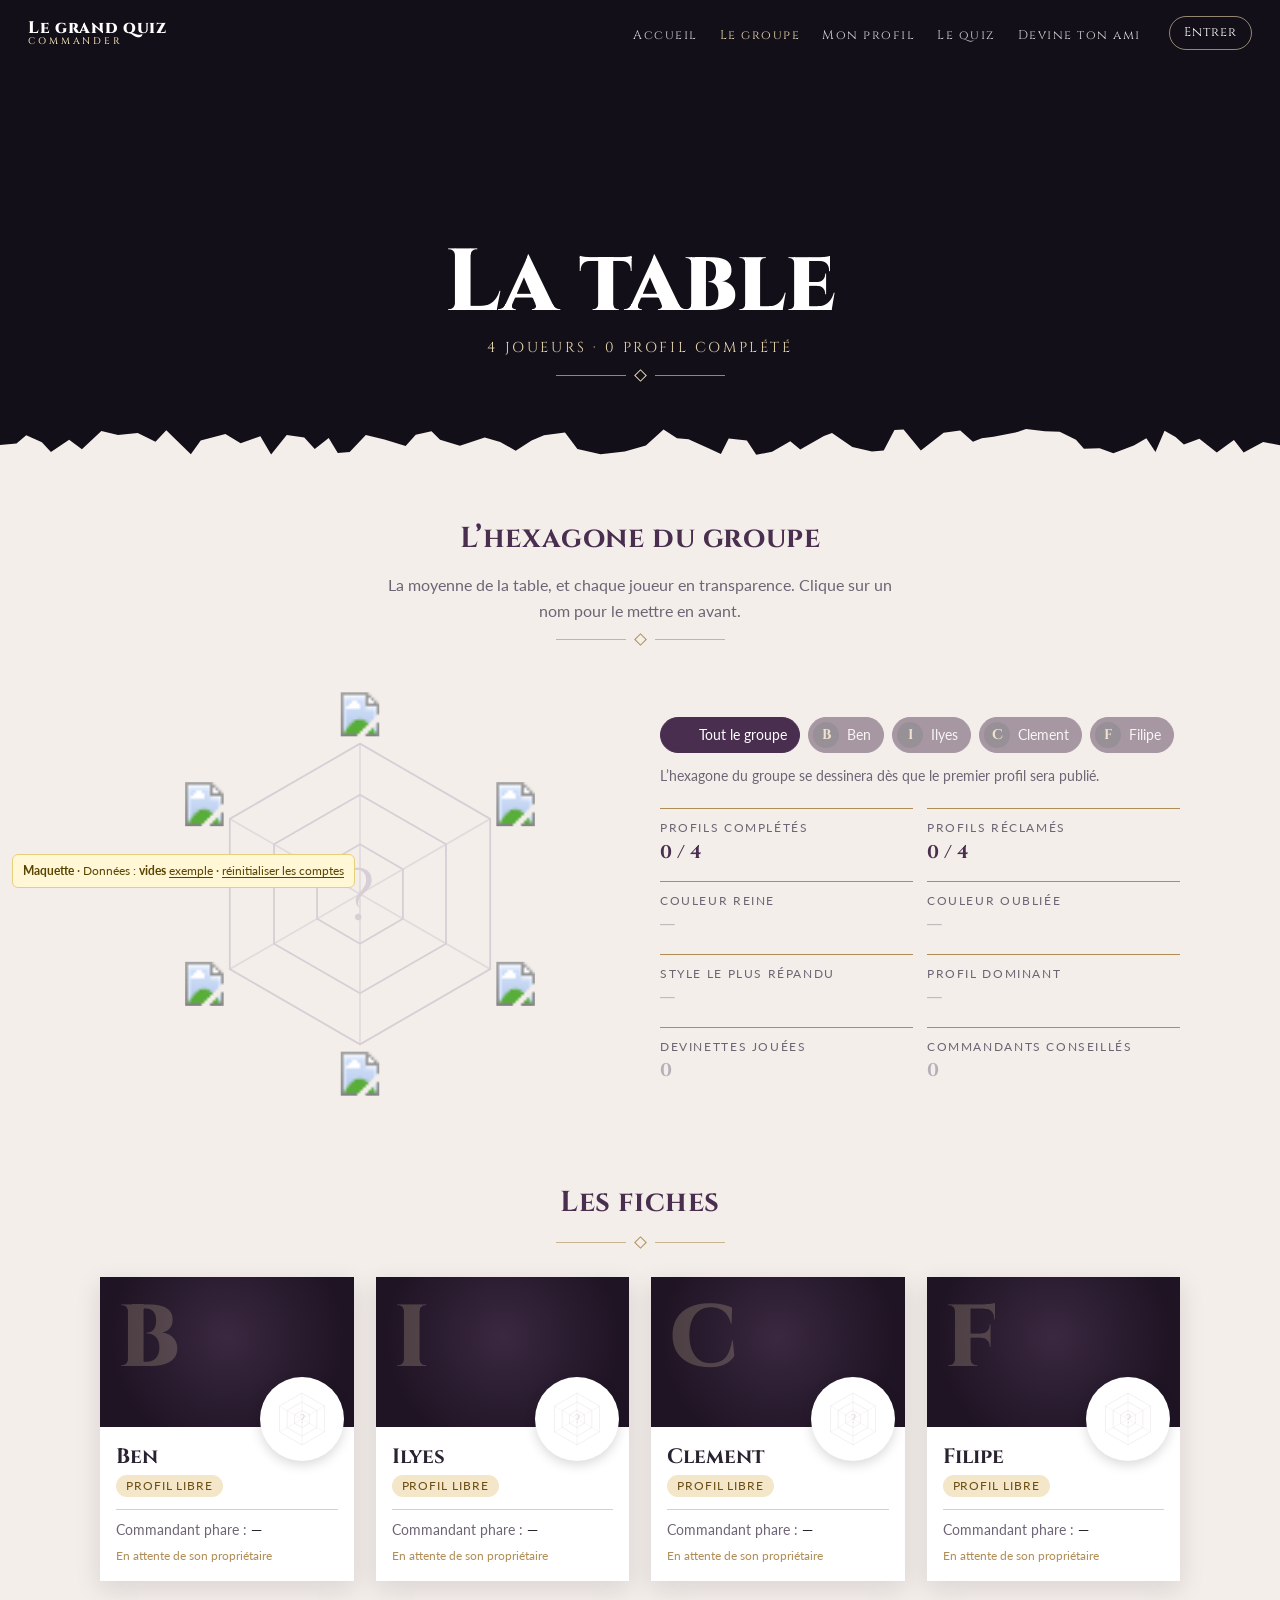
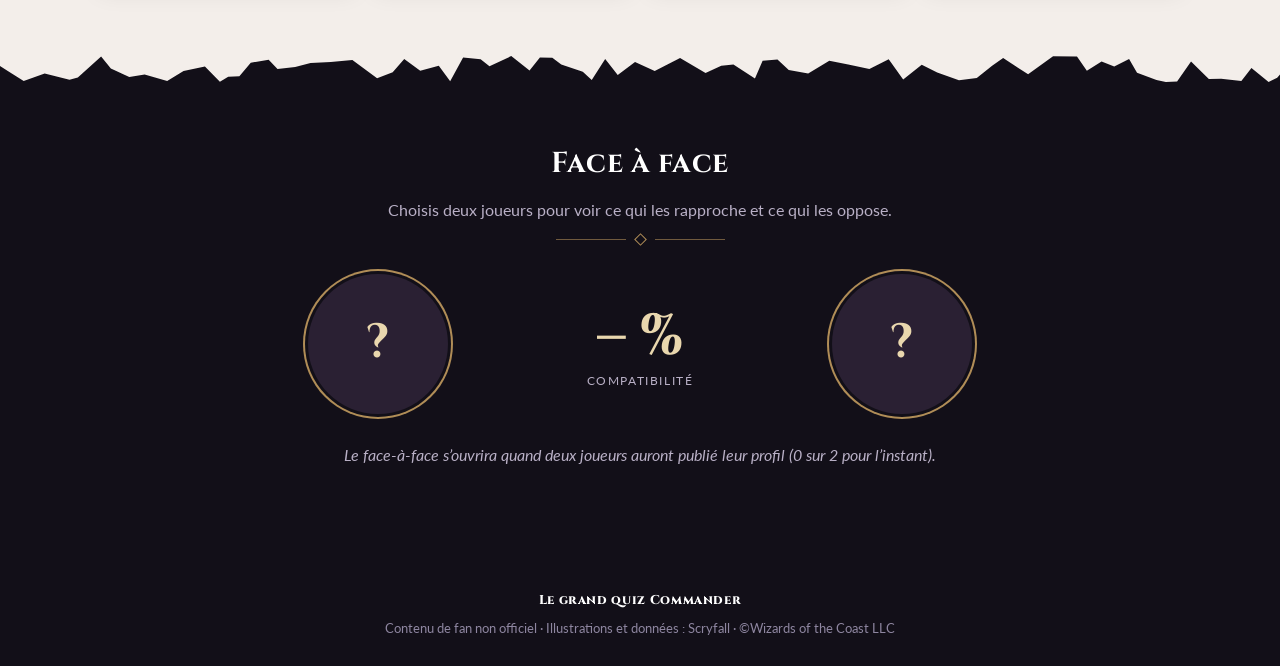
<file: maquettes/groupe.html>
<!doctype html>
<html lang="fr">
<head>
<meta charset="utf-8">
<meta name="viewport" content="width=device-width, initial-scale=1">
<title>Maquette — Le groupe</title>
<link rel="preconnect" href="https://fonts.googleapis.com">
<link rel="preconnect" href="https://fonts.gstatic.com" crossorigin>
<link href="https://fonts.googleapis.com/css2?family=Cinzel:wght@500;700;800&family=Lato:wght@400;700&display=swap" rel="stylesheet">
<link rel="stylesheet" href="commun.css">
<style>
.hero{position:relative;height:min(56vh,460px);min-height:340px;overflow:hidden;background:var(--night) center 35%/cover no-repeat}
.hero::after{content:"";position:absolute;inset:0;background:linear-gradient(180deg,rgba(18,15,24,.6),rgba(18,15,24,.35) 40%,rgba(18,15,24,.9))}
.hero-txt{position:absolute;left:0;right:0;bottom:80px;z-index:2;text-align:center;color:#fff;padding:0 16px}
.hero h1{font-family:Cinzel,serif;font-weight:800;font-size:clamp(2.6rem,8vw,5.5rem);margin:0;line-height:1}
.hero .sub{font-family:Cinzel,serif;letter-spacing:.18em;color:var(--gold-l);font-size:.9rem;margin-top:8px}
.hero .orn{color:var(--gold-l)}

/* ---------- Hexagone du groupe ---------- */
.ghex{display:grid;grid-template-columns:minmax(0,1fr) minmax(0,1fr);gap:40px;align-items:center;padding:20px 0 10px}
.ghex .big svg{width:100%;max-width:440px;display:block;margin:0 auto}
.who{display:flex;flex-wrap:wrap;gap:8px;margin:14px 0 4px}
.who button{all:unset;cursor:pointer;display:flex;align-items:center;gap:8px;padding:4px 12px 4px 4px;border:1px solid var(--line);border-radius:30px;font-size:.88rem;background:#fff}
.who button span{width:26px;height:26px;border-radius:50%;background:#222 center/cover}
.who button[aria-pressed="true"]{border-color:var(--plum);background:var(--plum);color:#fff}
.stats{display:grid;grid-template-columns:1fr 1fr;gap:14px;margin-top:20px}
.stat{border-top:1px solid var(--gold);padding-top:10px}
.stat small{display:block;font-size:.72rem;letter-spacing:.14em;text-transform:uppercase;color:var(--muted)}
.stat b{font-family:Cinzel,serif;font-size:1.15rem;color:var(--plum)}
.hint{font-size:.85rem;color:var(--muted)}
.stats{grid-template-columns:1fr 1fr}
.stat b.zero{color:#B8AEB9}
.pct.zero{color:#6E6475}
.pc.empty .art{background:radial-gradient(circle at 50% 40%,#3A2840,#1F1424 75%)}
.pc.empty .art::after{display:none}
.pc .bigini{position:absolute;left:18px;top:6px;font-family:Cinzel,serif;font-weight:800;font-size:5.5rem;line-height:1.3;color:rgba(233,215,174,.22)}
.cmp-empty .pic{font-size:3rem}

/* ---------- Cartes des joueurs ---------- */
.cards{display:grid;grid-template-columns:repeat(auto-fill,minmax(240px,1fr));gap:22px;padding:20px 0 10px}
.pc{display:block;text-decoration:none;background:#fff;box-shadow:0 8px 24px rgba(40,20,40,.12);transition:transform .2s,box-shadow .2s;position:relative}
.pc:hover{transform:translateY(-4px);box-shadow:0 16px 34px rgba(40,20,40,.2)}
.pc .art{height:150px;background:#222 center 25%/cover;position:relative}
.pc .art::after{content:"";position:absolute;inset:0;background:linear-gradient(180deg,transparent 40%,var(--t) 100%);opacity:.9}
.pc .mh{position:absolute;right:10px;bottom:-34px;width:84px;height:84px;background:#fff;border-radius:50%;z-index:2;padding:4px;box-shadow:0 4px 12px rgba(0,0,0,.15)}
.pc .body{padding:14px 16px 16px}
.pc b{font-family:Cinzel,serif;font-size:1.3rem;display:block}
.pc .t{font-size:.8rem;letter-spacing:.06em;color:var(--muted);text-transform:uppercase}
.pc .phare{margin-top:12px;font-size:.85rem;color:var(--muted);border-top:1px solid var(--line);padding-top:10px}
.pc .phare strong{color:var(--ink);font-weight:700}
.pc time{display:block;font-size:.75rem;color:var(--gold);margin-top:4px}

/* ---------- Comparaison ---------- */
.cmp{background:var(--night);color:#E9E4EF;position:relative;padding:70px 0 80px;margin-top:60px}
.cmp .section-title{padding-top:20px}
.cmp .section-title h2{color:#fff}
.cmp .section-title p{color:#B9B0C6}
.duel{display:grid;grid-template-columns:1fr auto 1fr;gap:20px;align-items:center;max-width:900px;margin:20px auto 0}
.side{text-align:center}
.side .pic{width:140px;height:140px;border-radius:50%;margin:0 auto 12px;background:#222 center/cover;box-shadow:0 0 0 3px var(--night),0 0 0 5px var(--gold)}
.side select{font:inherit;font-family:Cinzel,serif;background:transparent;color:#fff;border:1px solid #4A4058;padding:6px 10px}
.side select option{color:#000}
.score{text-align:center}
.score .pct{font-family:Cinzel,serif;font-size:3.6rem;font-weight:800;color:var(--gold-l);line-height:1}
.score small{letter-spacing:.14em;font-size:.72rem;color:#B9B0C6}
.score svg{width:180px;display:block;margin:8px auto}
.verdict{display:grid;grid-template-columns:1fr 1fr;gap:30px;max-width:900px;margin:30px auto 0}
.verdict h3{font-family:Cinzel,serif;font-size:1rem;color:var(--gold-l);margin:0 0 6px}
.verdict ul{margin:0;padding-left:18px;color:#D8D0E2}

@media (max-width:760px){
  .ghex,.verdict{grid-template-columns:1fr}
  .duel{grid-template-columns:1fr}
}
</style>
</head>
<body>
<div id="nav" data-current="Le groupe"></div>

<header class="hero" data-art="Kenrith, the Returned King" data-credit-target="cr1">
  <div class="hero-txt">
    <h1>La table</h1>
    <div class="sub" id="gsub"></div>
    <div class="orn"><i></i><b></b><i></i></div>
  </div>
  <span class="credit" id="cr1"></span>
  <svg class="tear"></svg>
</header>

<main class="wrap">
  <div class="section-title">
    <h2>L’hexagone du groupe</h2>
    <p>La moyenne de la table, et chaque joueur en transparence. Clique sur un nom pour le mettre en avant.</p>
    <div class="orn"><i></i><b></b><i></i></div>
  </div>
  <div class="ghex">
    <div class="big" id="bighex"></div>
    <div>
      <div class="who" id="who"></div>
      <p class="hint" id="whohint">Toute la table</p>
      <div class="stats" id="stats"></div>
    </div>
  </div>

  <div class="section-title">
    <h2>Les fiches</h2>
    <div class="orn"><i></i><b></b><i></i></div>
  </div>
  <div class="cards" id="cards"></div>
</main>

<section class="cmp">
  <svg class="tear top"></svg>
  <div class="section-title">
    <h2>Face à face</h2>
    <p>Choisis deux joueurs pour voir ce qui les rapproche et ce qui les oppose.</p>
    <div class="orn"><i></i><b></b><i></i></div>
  </div>
  <div class="wrap">
    <div class="cmp-empty" id="cmpEmpty"></div><div class="duel" id="duel">
      <div class="side"><div class="pic" id="pa"></div><select id="sa" aria-label="Premier joueur"></select></div>
      <div class="score"><div class="pct" id="pct"></div><small>COMPATIBILITÉ</small><div id="duohex"></div></div>
      <div class="side"><div class="pic" id="pb"></div><select id="sb" aria-label="Deuxième joueur"></select></div>
    </div>
    <div class="verdict" id="verdict">
      <div><h3>Ce qui vous rapproche</h3><ul id="common"></ul></div>
      <div><h3>Ce qui vous oppose</h3><ul id="oppo"></ul></div>
    </div>
  </div>
</section>

<footer><span class="logo">Le grand quiz Commander</span>Contenu de fan non officiel · Illustrations et données : Scryfall · ©Wizards of the Coast LLC</footer>

<script src="commun.js"></script>
<script>
const $ = id => document.getElementById(id);
const comb = f => Object.fromEntries(CORDER.map(c => [c, (f.said[c] + f.rev[c]) / 2]));
const nDone = DONE.length, nClaimed = FRIENDS.filter(f => f.claimed).length;
$("gsub").textContent = `${FRIENDS.length} JOUEURS · ${nDone} PROFIL${nDone > 1 ? "S" : ""} COMPLÉTÉ${nDone > 1 ? "S" : ""}`;
const avg = nDone ? Object.fromEntries(CORDER.map(c => [c, DONE.reduce((s, f) => s + comb(f)[c], 0) / nDone])) : null;

/* ---------- Hexagone du groupe ---------- */
let sel = null;
function drawBig() {
  let extra = DONE.map(f => { const on = sel === f.id, col = TINT[dominant(f)][0];
    return `<polygon points="${hexPoly(comb(f))}" fill="${on ? col : "none"}" fill-opacity="${on ? .3 : 0}" stroke="${col}" stroke-width="${on ? 2.5 : 1}" stroke-opacity="${sel && !on ? .15 : .55}"/>`; }).join("");
  if (avg) extra += `<polygon points="${hexPoly(avg)}" fill="#4A2E4F" fill-opacity="${sel ? .05 : .22}" stroke="#4A2E4F" stroke-width="2" stroke-dasharray="${sel ? "4 4" : ""}"/>`;
  $("bighex").innerHTML = hexSVG(null, null, { labels: true, question: !avg }).replace("</svg>", extra + "</svg>");
  document.querySelectorAll("#who button").forEach(b => b.setAttribute("aria-pressed", (b.dataset.id || null) === sel));
  $("whohint").textContent = !avg ? "L’hexagone du groupe se dessinera dès que le premier profil sera publié."
    : sel ? `${FBYID[sel].nom} en couleur, la moyenne du groupe en pointillés.` : "Toute la table : la moyenne en violet, chaque joueur en trait fin.";
}
$("who").innerHTML = `<button data-id="" onclick="sel=null;drawBig()"><span style="background:#4A2E4F"></span>Tout le groupe</button>` +
  FRIENDS.map(f => f.done ? `<button data-id="${f.id}" onclick="sel=sel==='${f.id}'?null:'${f.id}';drawBig()"><span ${avAttrs(f)}></span>${f.nom}</button>`
    : `<button disabled title="Quiz pas encore fait" style="opacity:.45;cursor:default"><span ${avAttrs(f)}></span>${f.nom}</button>`).join("");
drawBig();

/* ---------- Statistiques : à zéro tant que rien n'a été fait ---------- */
let S;
if (nDone) {
  const sorted = CORDER.slice().sort((a, b) => avg[b] - avg[a]);
  const sc = {}; DONE.forEach(f => f.styles.slice(0, 2).forEach(([l]) => sc[l] = (sc[l] || 0) + 1));
  const pc = {}; DONE.forEach(f => pc[f.psy] = (pc[f.psy] || 0) + 1);
  S = [["Profils complétés", `${nDone} / ${FRIENDS.length}`], ["Couleur reine", CN[sorted[0]]], ["Couleur oubliée", CN[sorted[5]]],
    ["Style le plus répandu", Object.entries(sc).sort((a, b) => b[1] - a[1])[0][0]], ["Profil dominant", Object.entries(pc).sort((a, b) => b[1] - a[1])[0][0]],
    ["Devinettes jouées", MODE === "exemple" ? 12 : 0], ["Commandants conseillés", MODE === "exemple" ? 5 : 0], ["Profils réclamés", `${nClaimed} / ${FRIENDS.length}`]];
} else {
  S = [["Profils complétés", `0 / ${FRIENDS.length}`], ["Profils réclamés", `${nClaimed} / ${FRIENDS.length}`], ["Couleur reine", "—"], ["Couleur oubliée", "—"],
    ["Style le plus répandu", "—"], ["Profil dominant", "—"], ["Devinettes jouées", 0], ["Commandants conseillés", 0]];
}
$("stats").innerHTML = S.map(([k, v]) => `<div class="stat"><small>${k}</small><b class="${v === "—" || v === 0 ? "zero" : ""}">${v}</b></div>`).join("");

/* ---------- Fiches ---------- */
$("cards").innerHTML = FRIENDS.map(f => {
  const [col] = TINT[dominant(f)];
  const chip = f.done ? "" : f.claimed ? `<span class="chip">Quiz à faire</span>` : `<span class="chip free">Profil libre</span>`;
  return `<a class="pc${f.done ? "" : " empty"}" href="profil.html?j=${f.id}" style="--t:${col}">
    <div class="art" ${f.avatar ? `data-art="${f.avatar}"` : ""}>${f.avatar ? "" : `<span class="bigini">${f.nom[0]}</span>`}<div class="mh">${hexSVG(f.said, f.rev, { color: col, question: !f.done })}</div></div>
    <div class="body"><b>${f.nom}</b><div class="t">${f.done ? f.titre + " · " + f.id_c : chip}</div>
    <div class="phare">Commandant phare : <strong>${f.done ? f.cmdrs[1][0] : "—"}</strong><time>${f.done ? "Profil mis à jour " + f.maj : f.claimed ? "Réclamé, en attente du quiz" : "En attente de son propriétaire"}</time></div></div></a>`;
}).join("");

/* ---------- Face à face : il faut deux profils complétés ---------- */
if (nDone < 2) {
  $("duel").style.display = "none"; $("verdict").style.display = "none";
  $("cmpEmpty").innerHTML = `<div class="duel"><div class="side"><div class="pic ini">?</div></div><div class="score"><div class="pct zero">– %</div><small>COMPATIBILITÉ</small></div><div class="side"><div class="pic ini">?</div></div></div>
    <p class="ph" style="text-align:center;color:#B9B0C6">Le face-à-face s’ouvrira quand deux joueurs auront publié leur profil (${nDone} sur 2 pour l’instant).</p>`;
} else {
  const opts = DONE.map(f => `<option value="${f.id}">${f.nom}</option>`).join("");
  const sa = $("sa"), sb = $("sb"); sa.innerHTML = opts; sb.innerHTML = opts; sa.value = DONE[0].id; sb.value = DONE[DONE.length - 1].id;
  function compare() {
    const a = FBYID[sa.value], b = FBYID[sb.value], ca = comb(a), cb = comb(b);
    $("pa").setAttribute("data-art", a.avatar); $("pb").setAttribute("data-art", b.avatar);
    const colSim = 1 - CORDER.reduce((s, c) => s + Math.abs(ca[c] - cb[c]), 0) / 6;
    const sA = Object.fromEntries(a.styles), sB = Object.fromEntries(b.styles);
    const shared = Object.keys(sA).filter(k => sB[k] !== undefined);
    const styleSim = shared.reduce((s, k) => s + (1 - Math.abs(sA[k] - sB[k]) / 100), 0) / 6;
    $("pct").textContent = (a === b ? 100 : Math.round((colSim * .55 + styleSim * .45) * 100)) + " %";
    $("duohex").innerHTML = hexSVG(null, null, { grid: "#4A4058" }).replace("</svg>",
      `<polygon points="${hexPoly(ca)}" fill="${TINT[dominant(a)][0]}" fill-opacity=".45" stroke="#E9D7AE"/><polygon points="${hexPoly(cb)}" fill="none" stroke="#fff" stroke-width="1.5" stroke-dasharray="5 4"/></svg>`);
    const common = [...CORDER.filter(c => ca[c] > .6 && cb[c] > .6).map(c => `Vous partagez ${CN[c]}`), ...shared.filter(k => sA[k] >= 55 && sB[k] >= 55).map(k => `Vous aimez tous les deux : ${k.toLowerCase()}`)];
    const opp = [];
    CORDER.map(c => [c, ca[c] - cb[c]]).sort((x, y) => Math.abs(y[1]) - Math.abs(x[1])).slice(0, 2).forEach(([c, d]) => { if (Math.abs(d) > .3) opp.push(`${d > 0 ? a.nom : b.nom} est bien plus attiré par ${CN[c]}`); });
    if (a.psy !== b.psy) opp.push(`${a.nom} est plutôt ${a.psy}, ${b.nom} plutôt ${b.psy}`);
    opp.push(`${b.nom} devrait éviter ce que ${a.nom} déteste : ${a.deteste.toLowerCase()}`);
    $("common").innerHTML = common.slice(0, 4).map(x => `<li>${x}</li>`).join("") || "<li>Pas grand-chose… idéal pour des parties variées !</li>";
    $("oppo").innerHTML = opp.slice(0, 4).map(x => `<li>${x}</li>`).join("");
    fillImages($("duel"));
  }
  sa.onchange = sb.onchange = compare; compare();
}
fillImages();
</script>
</body>
</html>
</file>
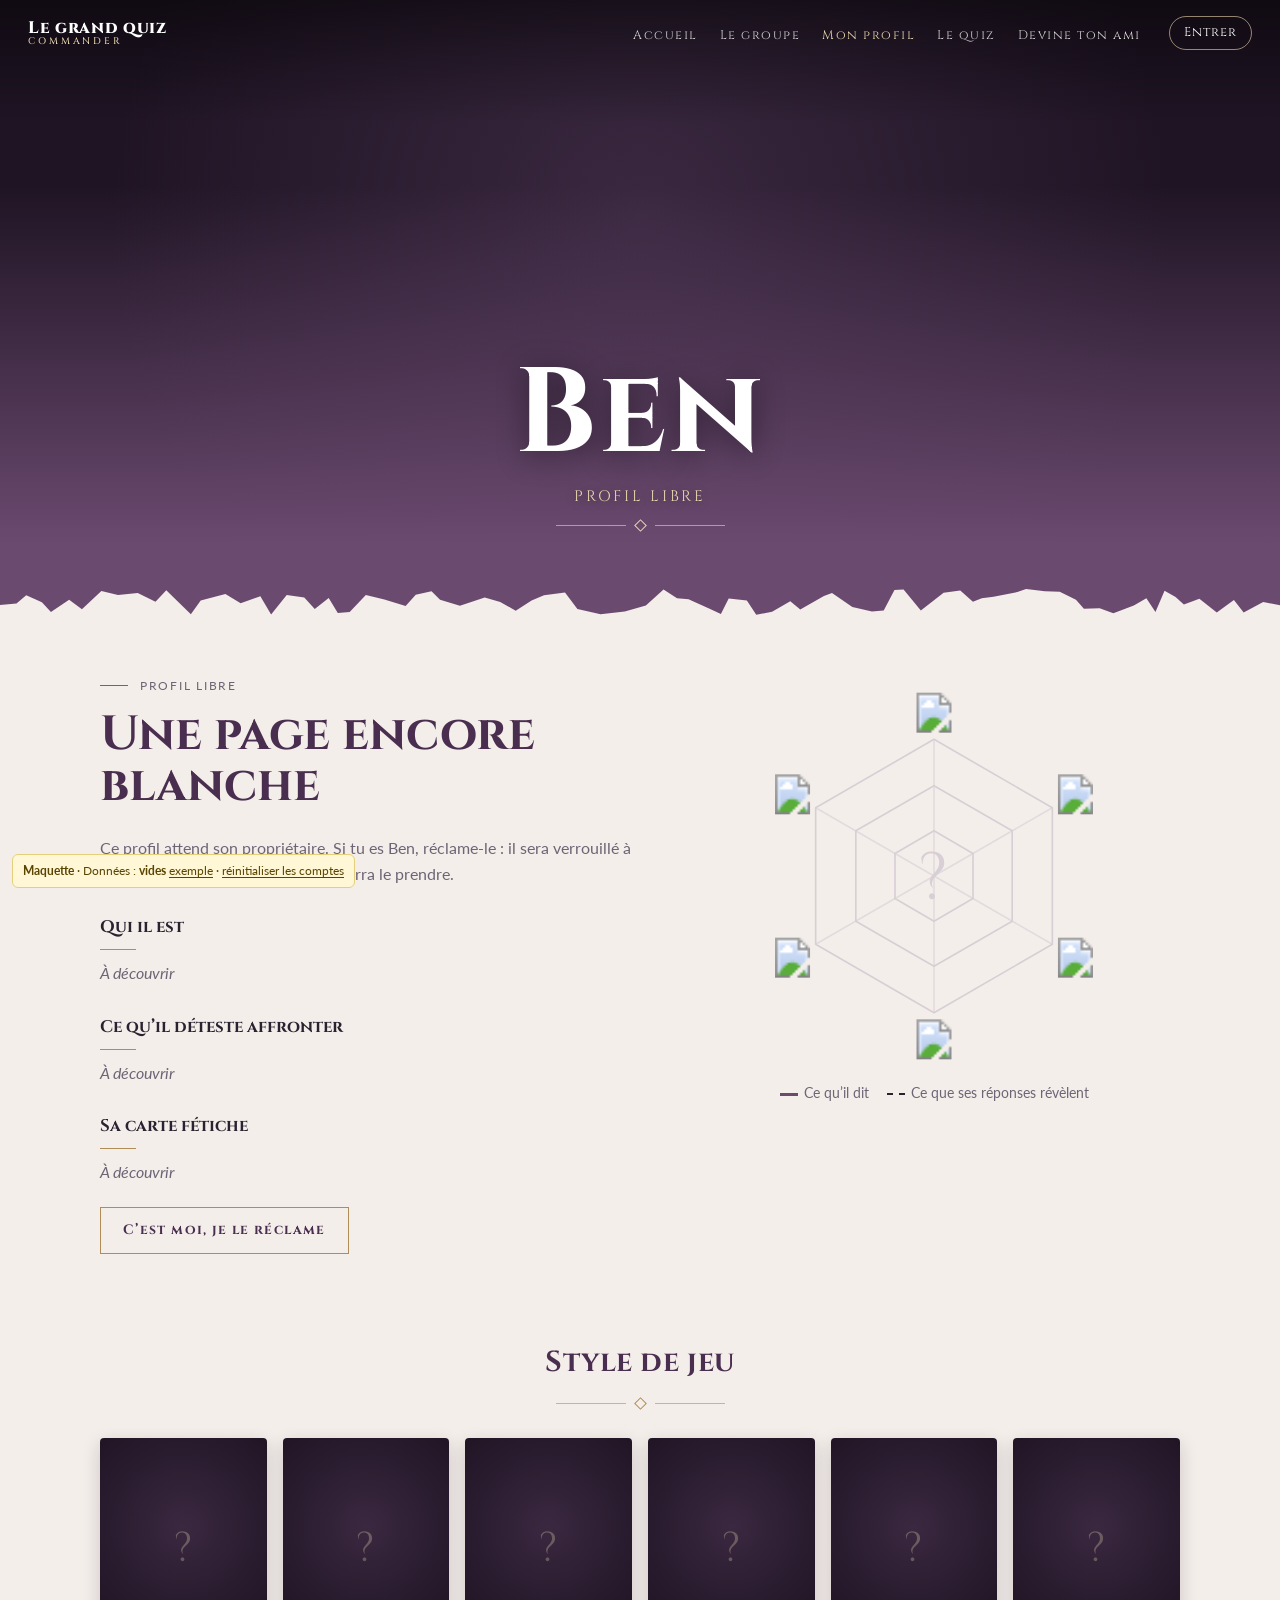
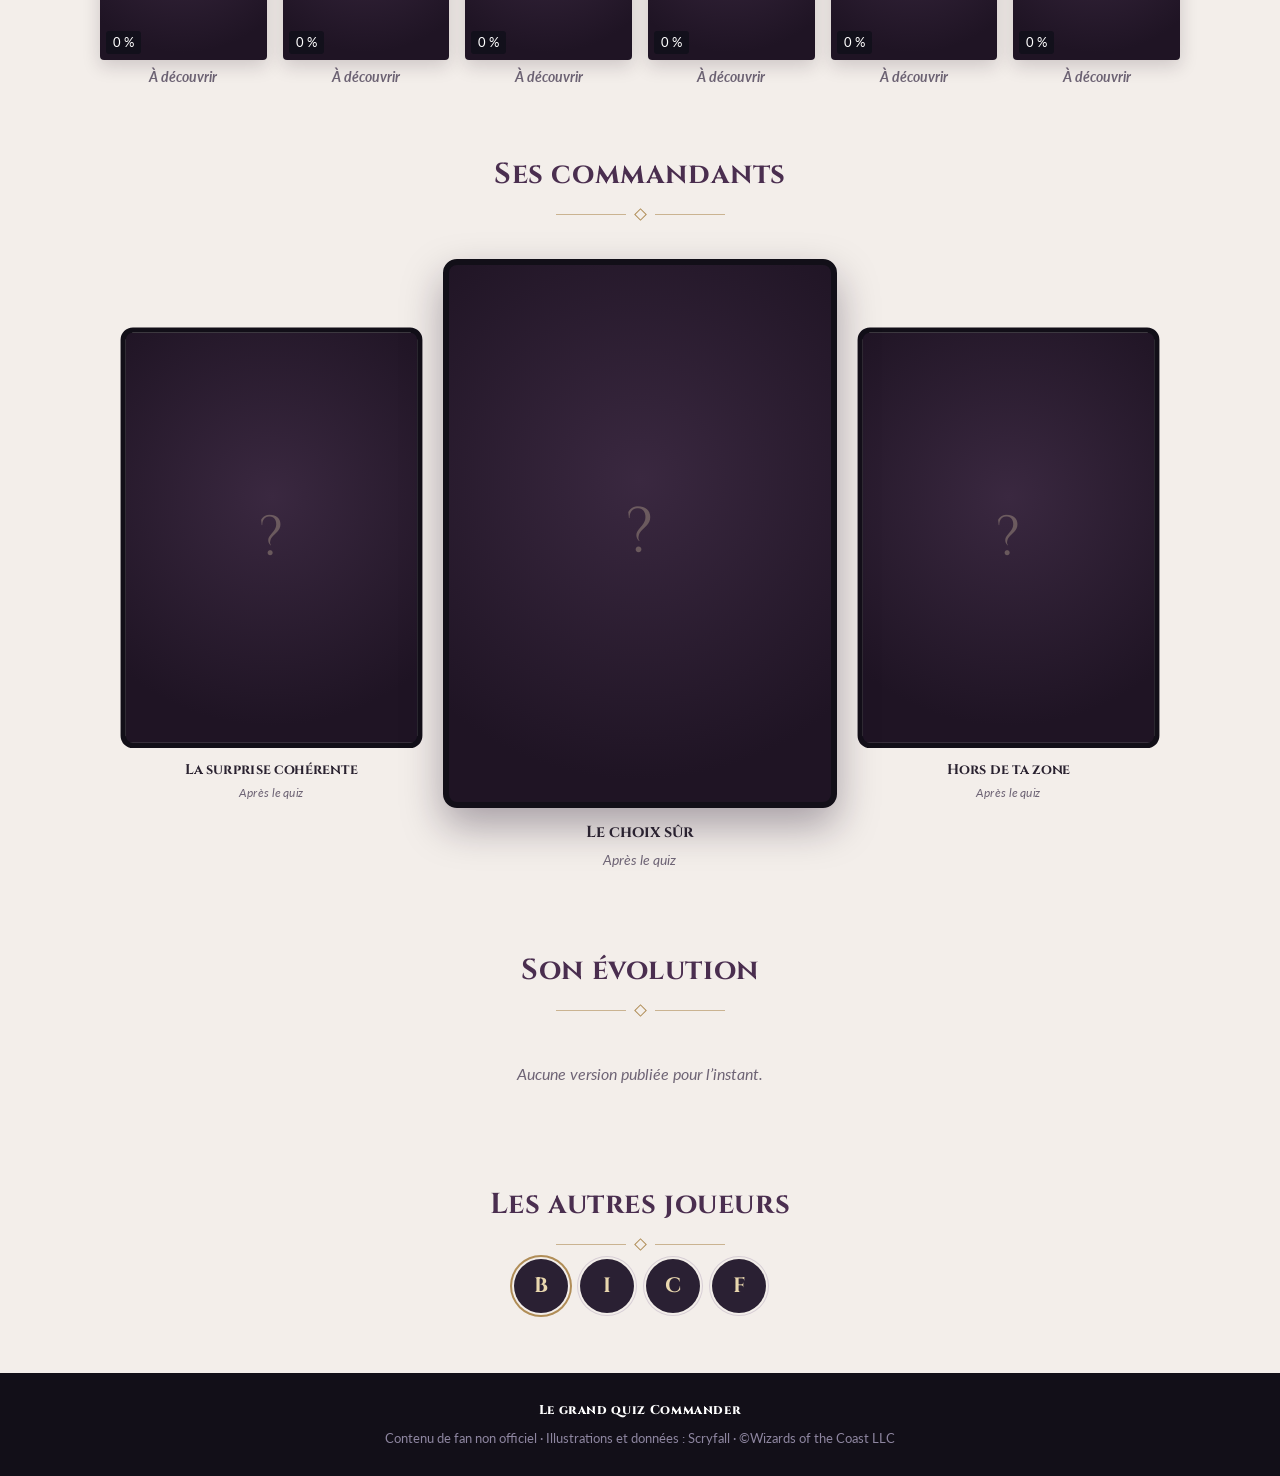
<file: maquettes/profil.html>
<!doctype html>
<html lang="fr">
<head>
<meta charset="utf-8">
<meta name="viewport" content="width=device-width, initial-scale=1">
<title>Maquette — Profil</title>
<link rel="preconnect" href="https://fonts.googleapis.com">
<link rel="preconnect" href="https://fonts.gstatic.com" crossorigin>
<link href="https://fonts.googleapis.com/css2?family=Cinzel:wght@500;700;800&family=Lato:wght@400;700&display=swap" rel="stylesheet">
<link rel="stylesheet" href="commun.css">
<style>
/* ---------- HERO : illustration + fondu dans la couleur dominante du joueur ---------- */
.hero{position:relative;height:min(78vh,620px);min-height:440px;overflow:hidden;background:var(--accent-deep) center 25%/cover no-repeat}
.hero .tint{position:absolute;inset:0;z-index:1;background:var(--accent);mix-blend-mode:color;opacity:.35}
.hero::after{content:"";position:absolute;inset:0;z-index:1;background:
  linear-gradient(180deg,rgba(0,0,0,.5) 0%,transparent 20%),
  linear-gradient(180deg,transparent 30%,color-mix(in srgb,var(--accent) 55%,transparent) 62%,var(--accent) 88%,var(--accent) 100%)}
.hero.empty{background:radial-gradient(circle at 50% 35%,#3A2840,#1F1424 70%)}
.hero.empty .tint{display:none}
.hero .wmk{position:absolute;inset:0;z-index:1;opacity:.08;background:url("https://svgs.scryfall.io/card-symbols/C.svg") center 40%/280px no-repeat;filter:invert(1)}
.hero-txt{position:absolute;left:0;right:0;bottom:90px;text-align:center;z-index:2;color:#fff;padding:0 16px}
.hero h1{font-family:Cinzel,serif;font-weight:700;font-size:clamp(3rem,11vw,7.5rem);line-height:1;margin:0;letter-spacing:.02em;text-shadow:0 4px 30px rgba(0,0,0,.45)}
.hero .sub{font-family:Cinzel,serif;color:var(--gold-l);letter-spacing:.18em;font-size:.95rem;margin-top:10px;text-shadow:0 2px 10px rgba(0,0,0,.4)}
.hero .orn{color:var(--gold-l)}

/* ---------- CORPS ---------- */
.intro{display:grid;grid-template-columns:minmax(0,1.1fr) minmax(0,1fr);gap:48px;align-items:start;padding:56px 0 30px}
.kicker{display:flex;align-items:center;gap:12px;color:var(--muted);font-size:.78rem;letter-spacing:.14em;text-transform:uppercase}
.kicker::before{content:"";width:28px;height:1px;background:var(--muted)}
h2.name{font-family:Cinzel,serif;color:var(--plum);font-size:clamp(2rem,5vw,3rem);line-height:1.05;margin:.3em 0 .5em}
h3{font-family:Cinzel,serif;font-size:1.05rem;margin:28px 0 4px}
h3::after{content:"";display:block;width:36px;height:1px;background:var(--gold);margin-top:8px}
.intro p{color:var(--muted);margin:10px 0}
.quote{font-family:Cinzel,serif;color:var(--ink);font-size:1.05rem;border-left:2px solid var(--gold);padding-left:14px;margin:16px 0}
.cta{margin-top:22px}
.hexbox{position:relative;text-align:center}
.hexbox .wm{position:absolute;inset:-20px;opacity:.07;background:center/70% no-repeat}
.hexbox svg{position:relative;width:100%;max-width:400px}
.legend{display:flex;gap:18px;justify-content:center;flex-wrap:wrap;font-size:.85rem;color:var(--muted)}
.legend span::before{content:"";display:inline-block;width:18px;height:3px;margin-right:6px;vertical-align:middle;background:var(--accent)}
.legend span.rev::before{background:none;border-top:2px dashed var(--ink);height:0}

.styles{display:grid;grid-template-columns:repeat(6,minmax(0,1fr));gap:16px;padding:20px 0 10px}
.style{text-align:center}
.style .tile{aspect-ratio:3/4;border-radius:4px;overflow:hidden;position:relative;background:#222;box-shadow:0 6px 18px rgba(40,20,40,.18)}
.style .tile img{width:100%;height:100%;object-fit:cover;display:block}
.style .tile.empty{background:radial-gradient(circle at 50% 40%,#3A2840,#1F1424 80%);display:flex;align-items:center;justify-content:center;font-family:Cinzel,serif;font-size:2.6rem;color:rgba(233,215,174,.3)}
.style .tile .pct{position:absolute;left:6px;bottom:6px;background:rgba(15,15,25,.8);color:#fff;font-size:.8rem;padding:1px 7px;border-radius:3px;font-family:Lato,sans-serif}
.style .lab{font-weight:700;font-size:.9rem;margin-top:8px;line-height:1.25}

.cmdrs{display:grid;grid-template-columns:1fr 1.15fr 1fr;align-items:center;padding:30px 0 20px}
.cm{position:relative}
.cm img,.cm .back{width:100%;display:block;border-radius:14px;aspect-ratio:488/680;background:#222}
.cm .back{background:radial-gradient(circle at 50% 40%,#3A2840,#1F1424 80%);border:6px solid #120F18;display:flex;align-items:center;justify-content:center;font-family:Cinzel,serif;font-size:4rem;color:rgba(233,215,174,.3)}
.cm.side{transform:scale(.88)}
.cm.mid{z-index:2}
.cm.mid img,.cm.mid .back{box-shadow:0 18px 40px rgba(30,15,40,.35)}
.cm .tag{text-align:center;margin-top:12px}
.cm .tag b{font-family:Cinzel,serif;display:block;font-size:1rem}
.cm .tag span{font-size:.85rem;color:var(--muted)}
.cm .pctbig{position:absolute;top:-14px;right:-10px;background:var(--accent);color:#fff;font-family:Cinzel,serif;font-weight:700;width:58px;height:58px;border-radius:50%;display:flex;align-items:center;justify-content:center;font-size:1rem;border:3px solid var(--cream)}

.hist{display:flex;gap:24px;justify-content:center;flex-wrap:wrap;padding:20px 0 70px}
.hist div{text-align:center;font-size:.85rem;color:var(--muted)}
.hist svg{width:120px}
.others{display:flex;justify-content:center;gap:12px;flex-wrap:wrap;padding:0 0 60px}
.others a{width:54px;height:54px;border-radius:50%;background:#222 center/cover;box-shadow:0 0 0 2px var(--cream),0 0 0 3px var(--line);font-size:1.3rem}
.others a[aria-current="true"]{box-shadow:0 0 0 2px var(--cream),0 0 0 4px var(--gold)}

@media (max-width:760px){
  .intro{grid-template-columns:1fr;gap:10px}
  .styles{grid-template-columns:repeat(3,minmax(0,1fr))}
  .cmdrs{grid-template-columns:1fr;gap:28px}
  .cm.side{transform:none}
}
</style>
</head>
<body>
<div id="nav" data-current="Mon profil"></div>

<header class="hero" id="hero" data-credit-target="cr1">
  <div class="tint"></div>
  <div class="hero-txt">
    <h1 id="hname"></h1>
    <div class="sub" id="hsub"></div>
    <div class="orn"><i></i><b></b><i></i></div>
  </div>
  <span class="credit" id="cr1"></span>
  <svg class="tear"></svg>
</header>

<main class="wrap">
  <section class="intro">
    <div id="left"></div>
    <div class="hexbox">
      <div class="wm" id="wm"></div>
      <div id="hex"></div>
      <div class="legend"><span>Ce qu’il dit</span><span class="rev">Ce que ses réponses révèlent</span></div>
    </div>
  </section>

  <div class="section-title"><h2>Style de jeu</h2><div class="orn"><i></i><b></b><i></i></div></div>
  <div class="styles" id="styles"></div>

  <div class="section-title"><h2>Ses commandants</h2><div class="orn"><i></i><b></b><i></i></div></div>
  <div class="cmdrs" id="cmdrs"></div>

  <div class="section-title"><h2>Son évolution</h2><div class="orn"><i></i><b></b><i></i></div></div>
  <div class="hist" id="hist"></div>

  <div class="section-title" style="padding-top:10px"><h2>Les autres joueurs</h2><div class="orn"><i></i><b></b><i></i></div></div>
  <div class="others" id="others"></div>
</main>

<footer><span class="logo">Le grand quiz Commander</span>Contenu de fan non officiel · Illustrations et données : Scryfall · ©Wizards of the Coast LLC</footer>

<script src="commun.js"></script>
<script>
const f = FBYID[new URLSearchParams(location.search).get("j")] || FBYID[ME] || FRIENDS[0];
const $ = id => document.getElementById(id);
const isMe = ME === f.id;
applyTint(f);
document.title = "Maquette — " + f.nom;
$("hname").textContent = f.nom;
$("hsub").textContent = statusOf(f).toUpperCase();
const FAM = ["La surprise cohérente", "Le choix sûr", "Hors de ta zone"];

if (f.done) {
  $("hero").setAttribute("data-art", f.avatar);
  $("left").innerHTML = `<div class="kicker">Profil de joueur · version du 7 octobre 2026</div>
    <h2 class="name">${f.devise}</h2>
    <h3>Qui il est</h3><p>${f.qui}</p><div class="quote">« ${f.citation} »</div>
    <h3>Ce qu’il déteste affronter</h3><p>${f.deteste}</p>
    <h3>Sa carte fétiche</h3><p>${f.fetiche}</p>`;
  $("wm").style.backgroundImage = `url("https://svgs.scryfall.io/card-symbols/${dominant(f)}.svg")`;
  $("hex").innerHTML = hexSVG(f.said, f.rev, { labels: true });
  $("styles").innerHTML = f.styles.map(([l, p, c]) => `<div class="style"><div class="tile"><img data-art="${c}" alt=""><span class="pct">${p} %</span></div><div class="lab">${l}</div></div>`).join("");
  $("cmdrs").innerHTML = f.cmdrs.map(([n, p], i) => `<div class="cm ${i === 1 ? "mid" : "side"}"><img data-card="${n}" alt="${n}"><div class="pctbig">${p}%</div><div class="tag"><b>${FAM[i]}</b><span>${n}</span></div></div>`).join("");
  const jit = (v, k) => Object.fromEntries(CORDER.map((c, i) => [c, Math.max(.1, Math.min(1, v[c] + Math.sin(i * 2.3 + k) * .18 * k))]));
  $("hist").innerHTML = [["Mars 2026", jit(f.said, 1.4), jit(f.rev, 1.6)], ["Juin 2026", jit(f.said, .7), jit(f.rev, .8)], ["Octobre 2026", f.said, f.rev]]
    .map(([d, a, b]) => `<div>${hexSVG(a, b)}<br>${d}</div>`).join("");
} else {
  /* Profil vide : réservé ou libre */
  $("hero").classList.add("empty");
  $("hero").insertAdjacentHTML("afterbegin", `<div class="wmk"></div>`);
  let txt, cta;
  if (!f.claimed) { txt = `Ce profil attend son propriétaire. Si tu es ${f.nom}, réclame-le : il sera verrouillé à ton nom, et personne d’autre ne pourra le prendre.`; cta = `<a class="btn solid" href="qui.html?j=${f.id}">C’est moi, je le réclame</a>`; }
  else if (isMe) { txt = "Ton profil est réservé. Fais le quiz pour remplir cette page : ton hexagone, tes styles de jeu et tes commandants apparaîtront ici."; cta = `<a class="btn solid" href="quiz.html">Faire le quiz</a>`; }
  else { txt = `${f.nom} a réclamé son profil, mais n’a pas encore fait le quiz. Reviens bientôt !`; cta = ""; }
  $("left").innerHTML = `<div class="kicker">${f.claimed ? "Profil réservé" : "Profil libre"}</div>
    <h2 class="name">Une page encore blanche</h2><p>${txt}</p>
    <h3>Qui il est</h3><p class="ph">À découvrir</p>
    <h3>Ce qu’il déteste affronter</h3><p class="ph">À découvrir</p>
    <h3>Sa carte fétiche</h3><p class="ph">À découvrir</p>
    ${cta ? `<div class="cta">${cta.replace("btn solid", "btn ghost-dark")}</div>` : ""}`;
  $("hex").innerHTML = hexSVG(null, null, { labels: true, question: true });
  $("styles").innerHTML = Array.from({ length: 6 }, () => `<div class="style"><div class="tile empty">?<span class="pct">0 %</span></div><div class="lab ph">À découvrir</div></div>`).join("");
  $("cmdrs").innerHTML = FAM.map((fam, i) => `<div class="cm ${i === 1 ? "mid" : "side"}"><div class="back">?</div><div class="tag"><b>${fam}</b><span class="ph">Après le quiz</span></div></div>`).join("");
  $("hist").innerHTML = `<p class="ph">Aucune version publiée pour l’instant.</p>`;
}
$("others").innerHTML = FRIENDS.map(x => `<a href="profil.html?j=${x.id}" ${avAttrs(x)} title="${x.nom}" aria-label="${x.nom}" aria-current="${x.id === f.id}"></a>`).join("");
fillImages();
</script>
</body>
</html>
</file>
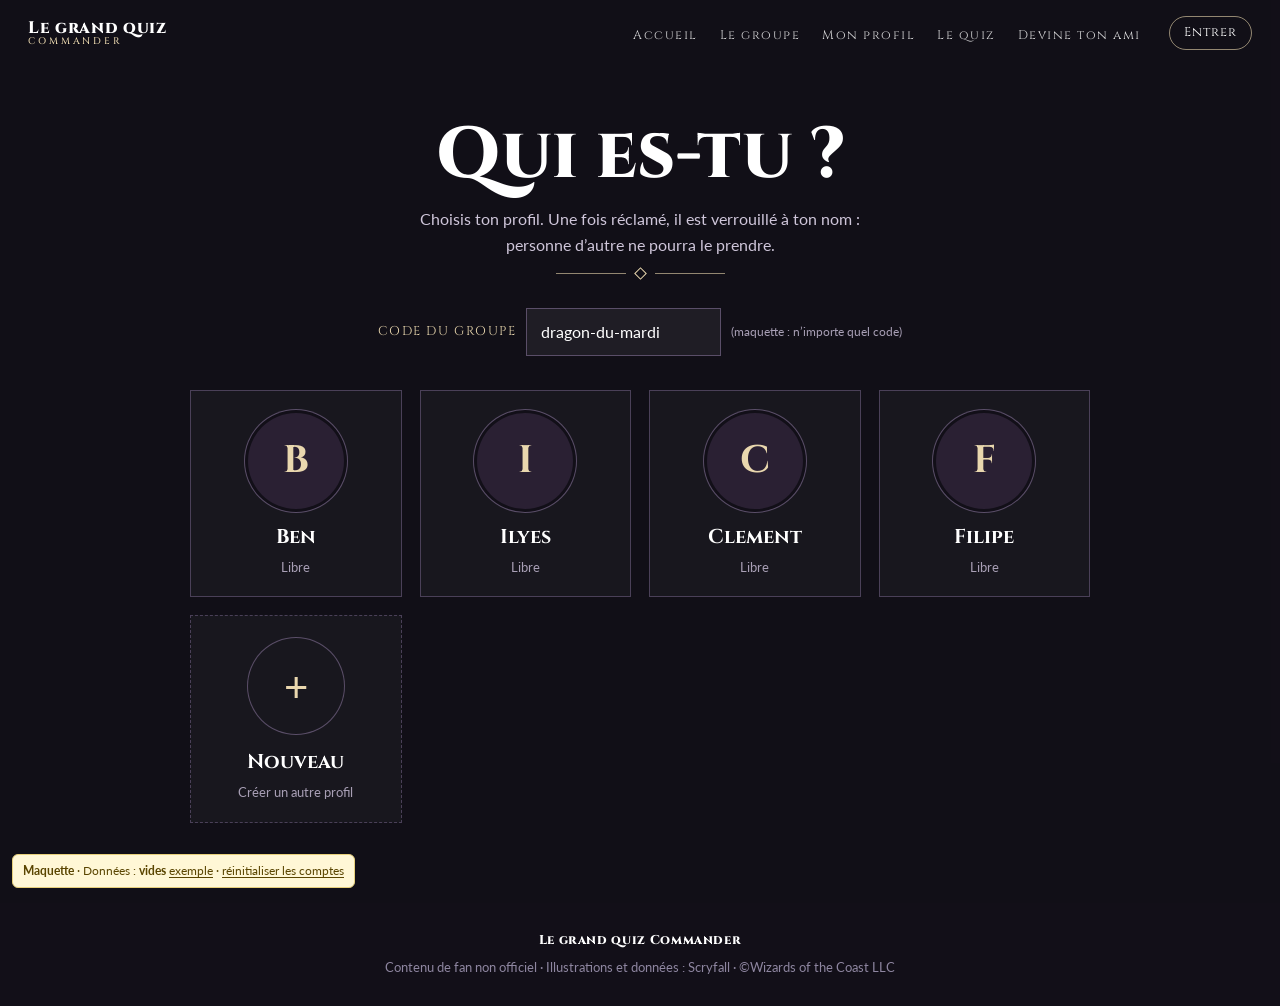
<file: maquettes/qui.html>
<!doctype html>
<html lang="fr">
<head>
<meta charset="utf-8">
<meta name="viewport" content="width=device-width, initial-scale=1">
<title>Maquette — Qui es-tu ?</title>
<link rel="preconnect" href="https://fonts.googleapis.com">
<link rel="preconnect" href="https://fonts.gstatic.com" crossorigin>
<link href="https://fonts.googleapis.com/css2?family=Cinzel:wght@500;700;800&family=Lato:wght@400;700&display=swap" rel="stylesheet">
<link rel="stylesheet" href="commun.css">
<style>
body{background:var(--night)}
.stage{position:relative;min-height:100vh;background:var(--night) center 30%/cover no-repeat;color:#fff;padding:120px 16px 80px}
.stage::before{content:"";position:absolute;inset:0;background:rgba(18,15,24,.82)}
.stage>*{position:relative}
.head{text-align:center}
.head h1{font-family:Cinzel,serif;font-weight:800;font-size:clamp(2.4rem,7vw,4.5rem);margin:0;line-height:1}
.head p{color:#CFC6DA;max-width:54ch;margin:14px auto 0}
.head .orn{color:var(--gold-l)}
.code{display:flex;gap:10px;justify-content:center;align-items:center;flex-wrap:wrap;margin:30px 0 10px}
.code label{font-family:Cinzel,serif;font-size:.8rem;letter-spacing:.12em;color:var(--gold-l)}
input{font:inherit;background:rgba(255,255,255,.06);border:1px solid #5A4E68;color:#fff;padding:10px 14px;outline:none}
input:focus{border-color:var(--gold-l)}
.grid{display:grid;grid-template-columns:repeat(auto-fit,minmax(170px,1fr));gap:18px;max-width:900px;margin:34px auto 0}
.who{all:unset;box-sizing:border-box;cursor:pointer;text-align:center;padding:22px 12px 18px;border:1px solid #4A4058;background:rgba(255,255,255,.03);transition:border-color .2s,transform .2s;position:relative}
.who:hover{border-color:var(--gold-l);transform:translateY(-3px)}
.who:focus-visible{outline:2px solid var(--gold-l);outline-offset:3px}
.who .pic{width:96px;height:96px;border-radius:50%;margin:0 auto 12px;background:#2A2033 center/cover;box-shadow:0 0 0 3px var(--night),0 0 0 4px #5A4E68;font-size:2.4rem}
.who b{font-family:Cinzel,serif;font-size:1.25rem;display:block}
.who small{color:#A89FB5;font-size:.8rem}
.who.locked{opacity:.55}
.who.locked .lock{position:absolute;top:10px;right:12px;font-size:.72rem;letter-spacing:.1em;color:var(--gold-l);font-family:Cinzel,serif}
.who.new{border-style:dashed}
.who.new .pic{background:transparent;box-shadow:0 0 0 1px #5A4E68;font-size:2.6rem;color:var(--gold-l);display:flex;align-items:center;justify-content:center}
.who[aria-pressed="true"]{border-color:var(--gold-l);background:rgba(233,215,174,.08);opacity:1}
.panel{max-width:520px;margin:30px auto 0;padding:24px;border:1px solid var(--gold);background:rgba(18,15,24,.85);text-align:center}
.panel h2{font-family:Cinzel,serif;margin:0 0 6px}
.panel p{color:#CFC6DA;margin:6px 0 16px}
.panel .row{display:flex;gap:10px;justify-content:center;flex-wrap:wrap}
.err{color:#F0A49A;font-size:.85rem;min-height:1.2em;margin-top:8px}
.already{max-width:520px;margin:30px auto 0;text-align:center;color:#CFC6DA}
</style>
</head>
<body>
<div id="nav"></div>

<section class="stage" data-art="Mirror Gallery">
  <div class="head">
    <h1>Qui es-tu ?</h1>
    <p>Choisis ton profil. Une fois réclamé, il est verrouillé à ton nom : personne d’autre ne pourra le prendre.</p>
    <div class="orn"><i></i><b></b><i></i></div>
  </div>
  <div class="code"><label for="gcode">CODE DU GROUPE</label><input id="gcode" value="dragon-du-mardi" size="16"><span style="font-size:.78rem;color:#A89FB5">(maquette : n’importe quel code)</span></div>
  <div id="already"></div>
  <div class="grid" id="grid"></div>
  <div id="panel"></div>
</section>

<footer><span class="logo">Le grand quiz Commander</span>Contenu de fan non officiel · Illustrations et données : Scryfall · ©Wizards of the Coast LLC</footer>

<script src="commun.js"></script>
<script>
const $ = id => document.getElementById(id);
if (ME && FBYID[ME]) $("already").innerHTML = `<div class="already">Tu es connecté en tant que <b>${FBYID[ME].nom}</b>. <button class="btn" style="padding:6px 12px;font-size:.7rem;margin-left:8px" onclick="ST.del('mq-me');location.reload()">Ce n’est pas moi</button></div>`;

let pick = null;
function draw() {
  $("grid").innerHTML = FRIENDS.map(f => `<button class="who${f.claimed ? " locked" : ""}" data-id="${f.id}" aria-pressed="${pick === f.id}">
      ${f.claimed ? `<span class="lock">🔒 PRIS</span>` : ""}<div class="pic" ${avAttrs(f)}></div><b>${f.nom}</b><small>${f.claimed ? "Déjà réclamé" : "Libre"}</small></button>`).join("")
    + `<button class="who new" data-id="__new" aria-pressed="${pick === "__new"}"><div class="pic">+</div><b>Nouveau</b><small>Créer un autre profil</small></button>`;
  document.querySelectorAll(".who").forEach(b => b.onclick = () => { pick = b.dataset.id; draw(); panel(); });
  fillImages($("grid"));
}
function panel() {
  const f = FBYID[pick]; let h;
  if (pick === "__new") h = `<h2>Créer ton profil</h2><p>Ton prénom ou ton pseudo, tel que le groupe te connaît.</p>
      <div class="row"><input id="nname" placeholder="Prénom" maxlength="20"><input id="pin" placeholder="Code à 4 chiffres" inputmode="numeric" maxlength="4" size="14"></div>
      <div class="err" id="err"></div><button class="btn solid" onclick="create()">Créer et entrer</button>`;
  else if (f.claimed) h = `<h2>${f.nom} est déjà pris</h2><p>Si c’est ton profil, entre ton code personnel pour te reconnecter. Sinon, crée un nouveau profil.</p>
      <div class="row"><input id="pin" placeholder="Ton code à 4 chiffres" inputmode="numeric" maxlength="4" size="18"></div>
      <div class="err" id="err"></div><button class="btn solid" onclick="enter()">Me reconnecter</button>`;
  else h = `<h2>Tu es ${f.nom} ?</h2><p>Choisis un code personnel à 4 chiffres. Il te servira à te reconnecter sur un autre appareil. Ce choix est définitif.</p>
      <div class="row"><input id="pin" placeholder="Code à 4 chiffres" inputmode="numeric" maxlength="4" size="14"></div>
      <div class="err" id="err"></div><button class="btn solid" onclick="claim()">C’est moi</button>`;
  $("panel").innerHTML = `<div class="panel">${h}</div>`;
  const first = $("panel").querySelector("input"); if (first) first.focus();
  $("panel").querySelectorAll("input").forEach(i => i.oninput = () => $("err").textContent = "");
}
const pinOk = () => /^\d{4}$/.test(($("pin") || {}).value || "");
function login(id) { ST.set("mq-me", id); location.href = "profil.html?j=" + id; }
function claim() { if (!pinOk()) return $("err").textContent = "Entre un code de 4 chiffres."; const c = ST.get("mq-claims", {}); c[pick] = Date.now(); ST.set("mq-claims", c); login(pick); }
function enter() { if (!pinOk()) return $("err").textContent = "Entre ton code de 4 chiffres."; login(pick); }
function create() {
  const n = ($("nname").value || "").trim();
  if (!n) return $("err").textContent = "Entre un prénom.";
  if (FRIENDS.some(f => f.nom.toLowerCase() === n.toLowerCase())) return $("err").textContent = "Ce prénom existe déjà dans le groupe.";
  if (!pinOk()) return $("err").textContent = "Entre un code de 4 chiffres.";
  const id = n.toLowerCase().normalize("NFD").replace(/[^a-z0-9]/g, "") + "-" + Date.now().toString(36);
  const cu = ST.get("mq-custom", []); cu.push({ id, nom: n }); ST.set("mq-custom", cu);
  const c = ST.get("mq-claims", {}); c[id] = Date.now(); ST.set("mq-claims", c); login(id);
}
const want = new URLSearchParams(location.search).get("j");
if (want && FBYID[want]) { pick = want; }
draw(); if (pick) panel();
fillImages();
</script>
</body>
</html>
</file>
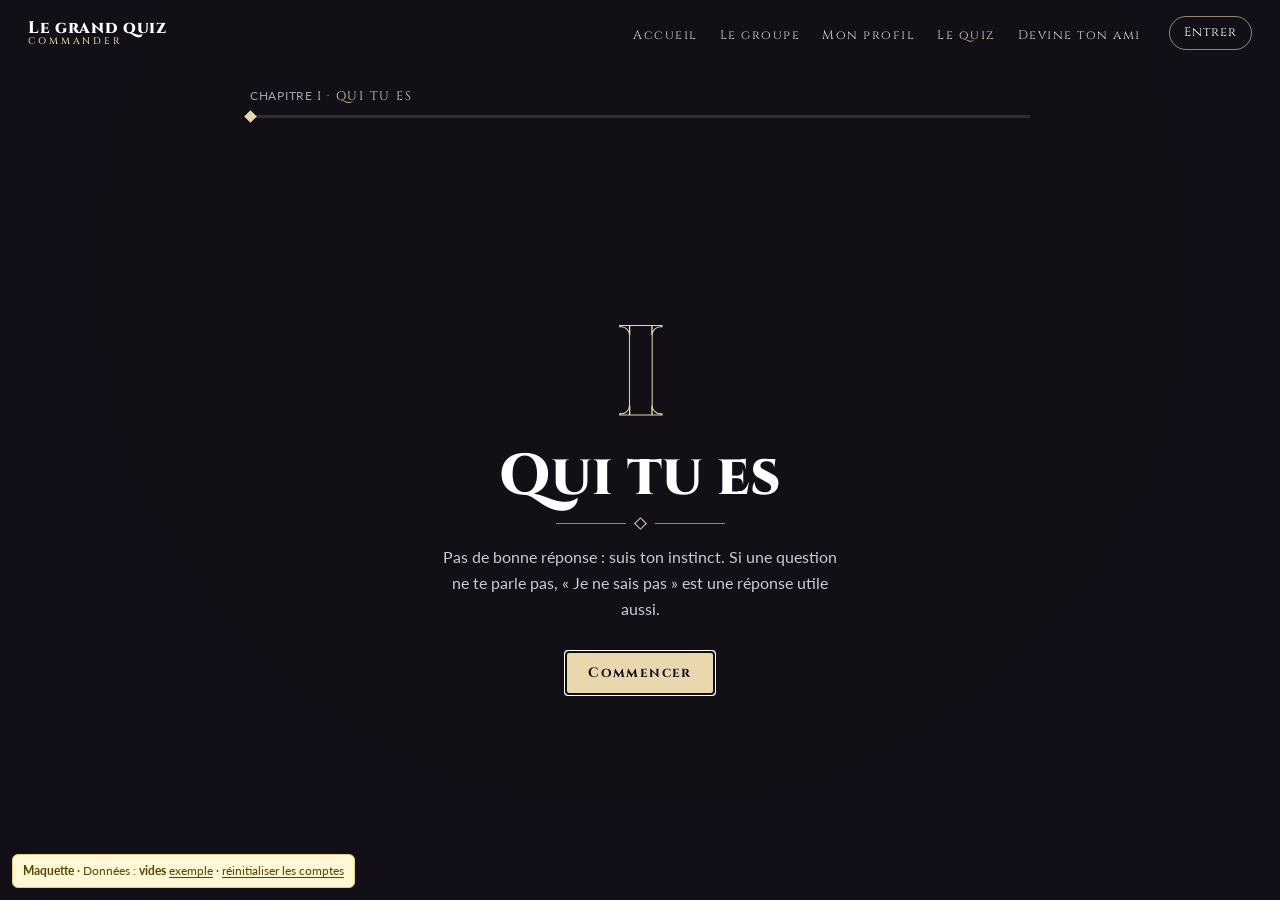
<file: maquettes/quiz.html>
<!doctype html>
<html lang="fr">
<head>
<meta charset="utf-8">
<meta name="viewport" content="width=device-width, initial-scale=1">
<title>Maquette — Le quiz</title>
<link rel="preconnect" href="https://fonts.googleapis.com">
<link rel="preconnect" href="https://fonts.gstatic.com" crossorigin>
<link href="https://fonts.googleapis.com/css2?family=Cinzel:wght@500;700;800&family=Lato:wght@400;700&display=swap" rel="stylesheet">
<link rel="stylesheet" href="commun.css">
<style>
body{background:var(--night)}
/* ---------- Scène ---------- */
.stage{position:relative;min-height:100vh;color:#fff;overflow:hidden;display:flex;flex-direction:column}
.bg{position:absolute;inset:-30px;background:var(--night) center 30%/cover no-repeat;filter:blur(6px) saturate(.9);transform:scale(1.05);transition:opacity .6s}
.stage::before{content:"";position:absolute;inset:0;z-index:1;background:radial-gradient(ellipse at 50% 30%,rgba(18,15,24,.55),rgba(18,15,24,.92) 70%)}
.stage>*:not(.bg){position:relative;z-index:2}

/* ---------- Barre de progression ---------- */
.top{padding:86px 20px 0;max-width:820px;margin:0 auto;width:100%}
.chap{display:flex;justify-content:space-between;align-items:baseline;font-family:Cinzel,serif;font-size:.78rem;letter-spacing:.14em;color:var(--gold-l)}
.chap span:last-child{color:#A89FB5;letter-spacing:.06em;font-family:Lato,sans-serif}
.bar{height:3px;background:rgba(255,255,255,.12);margin-top:8px;position:relative}
.bar i{position:absolute;left:0;top:0;bottom:0;background:var(--gold-l);transition:width .5s cubic-bezier(.2,.8,.2,1)}
.bar b{position:absolute;top:-3px;width:9px;height:9px;transform:translateX(-4px) rotate(45deg);background:var(--gold-l);transition:left .5s cubic-bezier(.2,.8,.2,1)}

/* ---------- Écran ---------- */
.screen{flex:1;display:flex;flex-direction:column;justify-content:center;max-width:820px;width:100%;margin:0 auto;padding:30px 20px 40px}
.screen.in{animation:in .45s cubic-bezier(.2,.8,.2,1)}
@keyframes in{from{opacity:0;transform:translateY(14px)}}
.q{font-family:Cinzel,serif;font-weight:700;font-size:clamp(1.5rem,4.2vw,2.3rem);line-height:1.2;margin:0 0 8px;text-wrap:balance}
.help{color:#B9B0C6;margin:0 0 26px}

/* Réponses simples */
.opts{display:grid;gap:10px}
.opt{all:unset;box-sizing:border-box;cursor:pointer;display:grid;grid-template-columns:34px 1fr;gap:14px;align-items:center;padding:14px 16px;border:1px solid #4A4058;background:rgba(255,255,255,.035);transition:border-color .15s,background .15s,transform .15s;min-height:56px}
.opt:hover{border-color:#8A7D9A;background:rgba(255,255,255,.06)}
.opt:focus-visible{outline:2px solid var(--gold-l);outline-offset:2px}
.opt .k{width:34px;height:34px;display:flex;align-items:center;justify-content:center;font-family:Cinzel,serif;font-size:.85rem;border:1px solid #5A4E68;transform:rotate(45deg)}
.opt .k span{transform:rotate(-45deg)}
.opt small{display:block;color:#A89FB5;font-size:.85rem;margin-top:2px}
.opt[aria-pressed="true"]{border-color:var(--gold-l);background:rgba(233,215,174,.1)}
.opt[aria-pressed="true"] .k{background:var(--gold-l);color:var(--night);border-color:var(--gold-l)}

/* Choix illustrés (personnages) */
.arts{display:grid;grid-template-columns:repeat(3,minmax(0,1fr));gap:12px}
.art{all:unset;box-sizing:border-box;cursor:pointer;position:relative;aspect-ratio:4/3;background:#2A2033 center/cover;border:1px solid #4A4058;overflow:hidden;transition:transform .2s,border-color .2s}
.art::after{content:"";position:absolute;inset:0;background:linear-gradient(180deg,transparent 35%,rgba(18,15,24,.95))}
.art:hover{transform:translateY(-3px);border-color:#8A7D9A}
.art:focus-visible{outline:2px solid var(--gold-l);outline-offset:2px}
.art .t{position:absolute;left:0;right:0;bottom:0;z-index:2;padding:12px}
.art b{font-family:Cinzel,serif;font-size:1rem;display:block;line-height:1.2}
.art small{color:#C9C0D5;font-size:.78rem;line-height:1.3;display:block;margin-top:4px}
.art[aria-pressed="true"]{border:2px solid var(--gold-l)}
.art .tick{position:absolute;top:10px;right:10px;z-index:2;width:26px;height:26px;transform:rotate(45deg);background:var(--gold-l);display:none}
.art[aria-pressed="true"] .tick{display:block}
.count{font-size:.85rem;color:var(--gold-l);margin-top:12px}

/* Dilemme */
.pair{display:grid;grid-template-columns:1fr 1fr;gap:0;position:relative;min-height:340px}
.side{all:unset;box-sizing:border-box;cursor:pointer;position:relative;background:#2A2033 center/cover;display:flex;align-items:flex-end;padding:20px;overflow:hidden;transition:filter .25s}
.side::after{content:"";position:absolute;inset:0;background:linear-gradient(180deg,transparent 30%,rgba(18,15,24,.92))}
.side b{position:relative;z-index:2;font-family:Cinzel,serif;font-size:clamp(1.05rem,2.5vw,1.35rem);line-height:1.25}
.pair:hover .side:not(:hover){filter:brightness(.55) saturate(.6)}
.side:focus-visible{outline:2px solid var(--gold-l);outline-offset:-2px}
.side[aria-pressed="true"]{box-shadow:inset 0 0 0 3px var(--gold-l)}
.pair .or{position:absolute;left:50%;top:50%;z-index:3;width:58px;height:58px;transform:translate(-50%,-50%) rotate(45deg);background:var(--night);border:1px solid var(--gold-l);display:flex;align-items:center;justify-content:center;pointer-events:none}
.pair .or span{transform:rotate(-45deg);font-family:Cinzel,serif;font-weight:700;color:var(--gold-l)}

/* Échelle */
.scale{padding:30px 0 10px}
.track{position:relative;display:flex;justify-content:space-between;align-items:center;margin:0 10px}
.track::before{content:"";position:absolute;left:0;right:0;top:50%;height:1px;background:linear-gradient(90deg,#5A4E68,var(--gold),#5A4E68)}
.dot{all:unset;cursor:pointer;position:relative;width:26px;height:26px;transform:rotate(45deg);border:1px solid #8A7D9A;background:var(--night);transition:all .2s}
.dot:nth-child(3){width:20px;height:20px}
.dot:hover{border-color:var(--gold-l)}
.dot:focus-visible{outline:2px solid var(--gold-l);outline-offset:4px}
.dot[aria-pressed="true"]{background:var(--gold-l);border-color:var(--gold-l);width:34px;height:34px;box-shadow:0 0 0 6px rgba(233,215,174,.15)}
.ends{display:flex;justify-content:space-between;gap:30px;margin-top:22px;font-family:Cinzel,serif;font-size:.95rem}
.ends span{max-width:40%}
.ends span:last-child{text-align:right}

/* Coup d'œil */
.swipe{display:flex;flex-direction:column;align-items:center}
.deck{position:relative;width:min(300px,76vw);aspect-ratio:488/680;margin:6px 0 22px}
.card{position:absolute;inset:0;border-radius:4.5%/3.2%;background:#2A2033 center/cover;box-shadow:0 20px 40px rgba(0,0,0,.5);touch-action:none;cursor:grab;user-select:none;transition:transform .35s cubic-bezier(.2,.8,.2,1),opacity .35s}
.card.under{transform:scale(.94) translateY(14px);filter:brightness(.6)}
.card.drag{transition:none;cursor:grabbing}
.stamp{position:absolute;top:18px;padding:4px 12px;font-family:Cinzel,serif;font-weight:800;font-size:1.3rem;border:3px solid;transform:rotate(-12deg);opacity:0;background:rgba(18,15,24,.6)}
.stamp.like{left:14px;color:#8FD9A8}
.stamp.nope{right:14px;color:#F0A49A;transform:rotate(12deg)}
.react{display:flex;gap:18px}
.rb{all:unset;cursor:pointer;width:62px;height:62px;border-radius:50%;display:flex;align-items:center;justify-content:center;font-size:1.5rem;border:1px solid #5A4E68;background:rgba(255,255,255,.04);transition:transform .15s,border-color .15s}
.rb:hover{transform:scale(1.08)}
.rb:focus-visible{outline:2px solid var(--gold-l);outline-offset:3px}
.rb.no{color:#F0A49A}.rb.no:hover{border-color:#F0A49A}
.rb.meh{color:#C9C0D5;width:50px;height:50px;font-size:1.1rem;align-self:center}
.rb.yes{color:#8FD9A8}.rb.yes:hover{border-color:#8FD9A8}
.react{align-items:flex-start;gap:6px}
.rc{display:flex;flex-direction:column;align-items:center;justify-content:flex-end;gap:8px;width:96px;height:96px;font-size:.78rem;color:#A89FB5}

/* Couleurs */
.cgrid{display:grid;gap:8px}
.crow{display:grid;grid-template-columns:40px 110px 1fr 40px;gap:12px;align-items:center;padding:10px 12px;border:1px solid #3A3047;background:rgba(255,255,255,.03)}
.crow img{width:32px;height:32px}
.crow b{font-family:Cinzel,serif}
.lv{display:grid;grid-template-columns:repeat(4,1fr);gap:6px}
.lv button{all:unset;box-sizing:border-box;cursor:pointer;text-align:center;font-size:.82rem;padding:8px 4px;border:1px solid #4A4058;color:#C9C0D5}
.lv button:hover{border-color:#8A7D9A}
.lv button:focus-visible,.star:focus-visible{outline:2px solid var(--gold-l);outline-offset:2px}
.lv button[aria-pressed="true"]{background:var(--gold-l);border-color:var(--gold-l);color:var(--night);font-weight:700}
.lv button.never[aria-pressed="true"]{background:#E27E72;border-color:#E27E72}
.star{all:unset;cursor:pointer;font-size:1.4rem;color:#5A4E68;text-align:center}
.star[aria-pressed="true"]{color:var(--gold-l)}

/* Pied */
.foot{display:flex;justify-content:space-between;align-items:center;gap:12px;margin-top:30px}
.link{all:unset;cursor:pointer;color:#B9B0C6;font-size:.9rem;text-decoration:underline;text-underline-offset:3px}
.link:hover{color:#fff}
.link:focus-visible{outline:2px solid var(--gold-l);outline-offset:3px}
.btn[disabled]{opacity:.35;pointer-events:none}

/* Chapitre */
.chapter{text-align:center;align-items:center}
.chapter .num{font-family:Cinzel,serif;font-weight:800;font-size:clamp(4rem,14vw,8rem);line-height:1;color:transparent;-webkit-text-stroke:1px var(--gold-l)}
.chapter h1{font-family:Cinzel,serif;font-weight:800;font-size:clamp(2rem,6vw,3.6rem);margin:6px 0 0;line-height:1.05}
.chapter p{color:#CFC6DA;max-width:46ch;margin:16px auto 30px}
.chapter .orn{color:var(--gold-l)}

/* Révélation */
.reveal{text-align:center;align-items:center}
.reveal .load{font-family:Cinzel,serif;letter-spacing:.2em;color:var(--gold-l);font-size:.85rem}
.reveal .rhex{width:min(340px,80vw);margin:6px auto 0}
.reveal .rtitle{opacity:0;transform:translateY(10px);transition:all .8s}
.reveal .rtitle.on{opacity:1;transform:none}
.reveal .rtitle small{font-family:Cinzel,serif;letter-spacing:.2em;color:var(--gold-l);font-size:.8rem}
.reveal .rtitle h1{font-family:Cinzel,serif;font-weight:800;font-size:clamp(2.2rem,7vw,4rem);margin:4px 0 0;line-height:1}
.reveal .rtitle p{color:#CFC6DA;margin:8px 0 0}
.rcards{display:grid;grid-template-columns:repeat(3,minmax(0,1fr));gap:14px;width:100%;max-width:640px;margin:30px auto 0}
.flip{perspective:900px}
.flip .in{position:relative;aspect-ratio:488/680;transition:transform .9s cubic-bezier(.3,.7,.2,1);transform-style:preserve-3d}
.flip.on .in{transform:rotateY(180deg)}
.flip .f,.flip .b{position:absolute;inset:0;backface-visibility:hidden;border-radius:4.5%/3.2%;overflow:hidden}
.flip .b{background:radial-gradient(circle at 50% 45%,#3A2840,#120F18 75%);border:5px solid #0B090E;display:flex;align-items:center;justify-content:center}
.flip .b svg{width:55%}
.flip .f{transform:rotateY(180deg);background:#222 center/cover}
.flip .f img{width:100%;height:100%;object-fit:cover;display:block}
.flip .cap{font-family:Cinzel,serif;font-size:.78rem;color:var(--gold-l);margin-top:8px;opacity:0;transition:opacity .6s .5s}
.flip.on .cap{opacity:1}
.flip.mid .in{box-shadow:0 0 0 2px var(--gold-l),0 16px 40px rgba(0,0,0,.6);border-radius:4.5%/3.2%}
.after{display:flex;gap:12px;justify-content:center;flex-wrap:wrap;margin-top:30px;opacity:0;transition:opacity .8s}
.after.on{opacity:1}
.demo{font-size:.78rem;color:#8E86A0;margin-top:14px}

.short{display:none}
@media (hover:none),(max-width:640px){.kbd{display:none}}
@media (max-width:640px){
  .long{display:none}.short{display:inline}
  .top{padding-top:76px}
  .screen{padding:24px 16px 70px;justify-content:flex-start}
  .help{margin-bottom:18px}
  .arts{grid-template-columns:1fr;gap:8px}
  .art{aspect-ratio:auto;height:96px;background-size:auto 100%;background-position:left center}
  .art::after{background:linear-gradient(90deg,rgba(18,15,24,0) 0%,rgba(18,15,24,.85) 34%,rgba(18,15,24,.97) 48%)}
  .art .t{top:0;left:40%;display:flex;flex-direction:column;justify-content:center;padding:10px 40px 10px 4px}
  .art small{margin-top:2px}
  .art .tick{top:50%;margin-top:-13px;right:14px}
  .opt{padding:12px;gap:12px}
  .foot{margin-top:24px}
  .ends{font-size:.85rem}
  .deck{width:min(260px,68vw)}
  .pair{grid-template-columns:1fr;min-height:0}.side{min-height:190px}
  .pair .side:first-child{align-items:flex-start}
  .pair .side:first-child::after{background:linear-gradient(0deg,transparent 30%,rgba(18,15,24,.92))}
  .pair .or{width:46px;height:46px}
  .crow{grid-template-columns:32px 1fr 34px;grid-template-areas:"i n s" "l l l"}
  .crow img{grid-area:i;width:28px;height:28px}.crow b{grid-area:n}.crow .star{grid-area:s}.crow .lv{grid-area:l}
  .rcards{gap:8px}
}
@media (prefers-reduced-motion:reduce){*{animation:none !important;transition:none !important}}
</style>
</head>
<body>
<div id="nav" data-current="Le quiz"></div>
<main class="stage">
  <div class="bg" id="bg"></div>
  <div class="top" id="top"><div class="chap"><span id="chapName"></span><span id="qnum"></span></div><div class="bar"><i id="barI"></i><b id="barB"></b></div></div>
  <section class="screen" id="screen" aria-live="polite"></section>
</main>

<script src="commun.js"></script>
<script>
/* ---------- Parcours de démonstration (extrait du vrai quiz) ---------- */
const STEPS = [
  { k: "chapter", n: "I", title: "Qui tu es", intro: "Pas de bonne réponse : suis ton instinct. Si une question ne te parle pas, « Je ne sais pas » est une réponse utile aussi.", art: "Jace, the Mind Sculptor" },
  { k: "arts", id: "fantasy", max: 2, q: "Qui as-tu envie d’incarner à la table ?", help: "Deux choix maximum. Pense à un personnage, pas à une mécanique.", opts: [
    ["villain", "Le grand méchant", "Ambition, domination, tout le monde contre toi.", "Nicol Bolas, Dragon-God"],
    ["necro", "Le nécromancien", "Les morts se relèvent à ton signal.", "Meren of Clan Nel Toth"],
    ["inventor", "Le savant fou", "Inventions et expériences ratées.", "Urza, Lord High Artificer"],
    ["druid", "Le druide", "La nature grandit, les terres répondent.", "Tatyova, Benthic Druid"],
    ["warlord", "Le chef de guerre", "Tout le monde à l’attaque, maintenant.", "Aurelia, the Warleader"],
    ["chaos", "L’agent du chaos", "Personne ne sait ce qui va arriver.", "Krark, the Thumbless"]] },
  { k: "single", id: "moment", q: "Ta meilleure partie de Commander, c’est celle où…", opts: [
    ["t", "J’ai posé un truc énorme et toute la table a réagi"], ["j", "Ma combinaison improbable a enfin fonctionné"], ["s", "J’ai gagné en jouant chaque tour parfaitement"]] },
  { k: "chapter", n: "II", title: "Comment tu veux gagner", intro: "La façon dont une partie se termine compte autant que le fait de gagner.", art: "Craterhoof Behemoth" },
  { k: "pair", id: "d3", q: "Tu préfères…", a: ["Une seule créature énorme", "Ghalta, Primal Hunger"], b: ["Cinquante petites créatures", "Krenko, Mob Boss"] },
  { k: "scale", id: "explosion", q: "Comment tu préfères conclure ?", left: "Petit à petit, en grignotant", right: "En un seul tour où tout explose" },
  { k: "chapter", n: "III", title: "Coup d’œil", intro: "De vrais commandants défilent. Réagis à l’instinct : l’illustration, le texte, l’ambiance. Glisse la carte, ou utilise les boutons.", art: "Mirror Gallery" },
  { k: "swipe", id: "swipe", q: "Ton ressenti sur ce commandant", cards: ["Atraxa, Praetors' Voice", "Krenko, Mob Boss", "Talrand, Sky Summoner", "Edgar Markov"] },
  { k: "chapter", n: "IV", title: "Ta place à la table", intro: "Le Commander se joue à plusieurs : ton rôle social compte autant que ton deck.", art: "Kenrith, the Returned King" },
  { k: "single", id: "probleme", q: "Face à un problème, tu…", opts: [
    ["W", "Imposes une règle qui vaut pour tout le monde"], ["U", "L’avais vu venir, et tu avais déjà la réponse"], ["B", "Le règles, quel qu’en soit le prix"],
    ["R", "Agis tout de suite, on verra après"], ["G", "Deviens simplement plus fort que lui"], ["C", "Sors l’outil qui marche dans tous les cas"]] },
  { k: "single", id: "role", q: "Ton rôle naturel à la table", opts: [
    ["threat", "La menace", "On me cible dès le tour 3"], ["diplo", "Le diplomate", "Je négocie, je fais des alliances"], ["sheriff", "Le shérif", "Je calme celui qui mène"],
    ["shadow", "L’ombre", "On m’oublie jusqu’au tour où je gagne"], ["chaos", "Le chaos", "Personne ne sait ce que je vais faire"]] },
  { k: "chapter", n: "V", title: "Les couleurs", intro: "Pour finir, la seule question où l’on parle vraiment de couleurs. Tes réponses précédentes ont déjà dessiné une bonne partie de ton hexagone.", art: "The Ur-Dragon" },
  { k: "colors", id: "colors", q: "Ton affinité avec chaque couleur", help: "Une seule étoile pour ta couleur coup de cœur." },
  { k: "reveal" }
];
const QSTEPS = STEPS.filter(s => s.k !== "chapter" && s.k !== "reveal");
const A = {}; let i = 0;
const $ = id => document.getElementById(id);
const scr = $("screen");

function chapterOf(idx) { for (let j = idx; j >= 0; j--) if (STEPS[j].k === "chapter") return STEPS[j]; return STEPS[0]; }
function progress() {
  const s = STEPS[i], ch = chapterOf(i), qi = QSTEPS.indexOf(s);
  const done = s.k === "reveal" ? QSTEPS.length : qi >= 0 ? qi : QSTEPS.indexOf(STEPS.slice(i).find(x => QSTEPS.includes(x)));
  const pct = done / QSTEPS.length * 100;
  $("barI").style.width = pct + "%"; $("barB").style.left = pct + "%";
  $("chapName").innerHTML = s.k === "reveal" ? "RÉVÉLATION" : `<span class="long">CHAPITRE </span>${ch.n} · ${ch.title.toUpperCase()}`;
  $("qnum").innerHTML = qi >= 0 ? `<span class="long">Question </span>${qi + 1}<span class="long"> sur </span><span class="short"> / </span>${QSTEPS.length}<span class="long"> · environ ${Math.max(1, Math.round((QSTEPS.length - qi) * .4))} min</span>` : "";
  $("top").style.visibility = s.k === "reveal" ? "hidden" : "visible";
  scry(ch.art).then(c => { if (c.art) $("bg").style.backgroundImage = `url("${c.art}")`; });
}
let T = null;
function go(d) { clearTimeout(T); i = Math.max(0, Math.min(STEPS.length - 1, i + d)); render(); }
function foot(canNext, opt) {
  opt = opt || {};
  return `<div class="foot"><button class="link" onclick="go(-1)" ${i === 0 ? 'style="visibility:hidden"' : ""}>← Précédent</button>
    ${opt.idk === false ? "" : `<button class="link" onclick="A['${STEPS[i].id}']='?';go(1)">Je ne sais pas</button>`}
    <button class="btn solid" onclick="go(1)" ${canNext ? "" : "disabled"}>${opt.label || "Suivant"}</button></div>`;
}
const auto = () => { clearTimeout(T); T = setTimeout(() => go(1), 380); };

function render() {
  const s = STEPS[i]; progress();
  scr.className = "screen in" + (s.k === "chapter" ? " chapter" : s.k === "reveal" ? " reveal" : "");
  void scr.offsetWidth;
  if (s.k === "chapter") {
    scr.innerHTML = `<div class="num">${s.n}</div><h1>${s.title}</h1><div class="orn"><i></i><b></b><i></i></div><p>${s.intro}</p>
      <div><button class="btn solid" onclick="go(1)" id="first">${i === 0 ? "Commencer" : "Continuer"}</button></div>
      ${i > 0 ? `<div style="margin-top:16px"><button class="link" onclick="go(-1)">← Précédent</button></div>` : ""}`;
  }
  else if (s.k === "single") {
    const v = A[s.id];
    scr.innerHTML = `<h1 class="q">${s.q}</h1><p class="help">${s.help || "Une seule réponse.<span class=\"kbd\"> Touches 1 à " + s.opts.length + " au clavier.</span>"}</p>
      <div class="opts" role="radiogroup" aria-label="${s.q}">${s.opts.map(([id, l, d], n) => `<button class="opt" role="radio" aria-checked="${v === id}" aria-pressed="${v === id}" data-v="${id}"><span class="k"><span>${n + 1}</span></span><span>${l}${d ? `<small>${d}</small>` : ""}</span></button>`).join("")}</div>${foot(!!v)}`;
    scr.querySelectorAll(".opt").forEach(b => b.onclick = () => { A[s.id] = b.dataset.v; render(); auto(); });
  }
  else if (s.k === "arts") {
    const v = A[s.id] || [];
    scr.innerHTML = `<h1 class="q">${s.q}</h1><p class="help">${s.help}</p>
      <div class="arts">${s.opts.map(([id, l, d, art]) => `<button class="art" data-art="${art}" data-v="${id}" aria-pressed="${v.includes(id)}"><span class="tick"></span><span class="t"><b>${l}</b><small>${d}</small></span></button>`).join("")}</div>
      <div class="count">${v.length} / ${s.max} choisi${v.length > 1 ? "s" : ""}</div>${foot(v.length > 0)}`;
    scr.querySelectorAll(".art").forEach(b => b.onclick = () => {
      let cur = (A[s.id] || []).slice(); const id = b.dataset.v;
      if (cur.includes(id)) cur = cur.filter(x => x !== id); else { if (cur.length >= s.max) cur.shift(); cur.push(id); }
      A[s.id] = cur; render();
    });
    fillImages(scr);
  }
  else if (s.k === "pair") {
    const v = A[s.id];
    scr.innerHTML = `<h1 class="q">${s.q}</h1><p class="help">Il faut trancher : les deux sont des plaisirs.</p>
      <div class="pair"><button class="side" data-art="${s.a[1]}" data-v="a" aria-pressed="${v === "a"}"><b>${s.a[0]}</b></button><div class="or"><span>OU</span></div>
      <button class="side" data-art="${s.b[1]}" data-v="b" aria-pressed="${v === "b"}"><b>${s.b[0]}</b></button></div>${foot(!!v)}`;
    scr.querySelectorAll(".side").forEach(b => b.onclick = () => { A[s.id] = b.dataset.v; render(); auto(); });
    fillImages(scr);
  }
  else if (s.k === "scale") {
    const v = A[s.id];
    scr.innerHTML = `<h1 class="q">${s.q}</h1><p class="help">Place-toi entre les deux.</p>
      <div class="scale"><div class="track" role="radiogroup" aria-label="${s.q}">${[1, 2, 3, 4, 5].map(n => `<button class="dot" role="radio" aria-label="${n} sur 5" aria-checked="${v === n}" aria-pressed="${v === n}" data-v="${n}"></button>`).join("")}</div>
      <div class="ends"><span>${s.left}</span><span>${s.right}</span></div></div>${foot(!!v)}`;
    scr.querySelectorAll(".dot").forEach(b => b.onclick = () => { A[s.id] = +b.dataset.v; render(); auto(); });
  }
  else if (s.k === "swipe") renderSwipe(s);
  else if (s.k === "colors") renderColors(s);
  else if (s.k === "reveal") renderReveal();
  const f = scr.querySelector("#first,[aria-pressed='true'],.opt,.art,.side,.dot,.rb"); if (f && s.k !== "reveal") f.focus({ preventScroll: true });
}

/* ---------- Coup d'œil ---------- */
function renderSwipe(s) {
  const r = A[s.id] = A[s.id] || {};
  const left = s.cards.filter(n => r[n] === undefined);
  if (!left.length) { go(1); return; }
  const n = left[0], nx = left[1];
  scr.innerHTML = `<h1 class="q" style="text-align:center">${s.q}</h1><p class="help" style="text-align:center">Carte ${s.cards.length - left.length + 1} sur ${s.cards.length}<span class="kbd"> · flèches ← et → au clavier</span></p>
    <div class="swipe"><div class="deck">${nx ? `<div class="card under" data-card="${nx}"></div>` : ""}<div class="card" id="card" data-card="${n}"><span class="stamp like">J’ADORE</span><span class="stamp nope">PAS POUR MOI</span></div></div>
    <div class="react"><div class="rc"><button class="rb no" data-r="-1" aria-label="Pas pour moi">✕</button><span>Pas pour moi</span></div>
      <div class="rc"><button class="rb meh" data-r="0" aria-label="Bof">?</button><span>Bof</span></div>
      <div class="rc"><button class="rb yes" data-r="1" aria-label="J’adore">♥</button><span>J’adore</span></div></div></div>${foot(false, { idk: false, label: "Passer" }).replace("disabled", "")}`;
  fillImages(scr);
  const card = $("card"), likeS = card.querySelector(".like"), nopeS = card.querySelector(".nope");
  const decide = v => { const dx = v > 0 ? 600 : v < 0 ? -600 : 0; card.style.transform = `translate(${dx}px,${v === 0 ? 400 : 40}px) rotate(${v * 25}deg)`; card.style.opacity = 0; r[n] = v; setTimeout(render, 280); };
  scr.querySelectorAll(".rb").forEach(b => b.onclick = () => decide(+b.dataset.r));
  let x0 = null, dx = 0;
  card.onpointerdown = e => { x0 = e.clientX; card.classList.add("drag"); card.setPointerCapture(e.pointerId); };
  card.onpointermove = e => { if (x0 === null) return; dx = e.clientX - x0; card.style.transform = `translateX(${dx}px) rotate(${dx / 18}deg)`; likeS.style.opacity = Math.max(0, dx / 120); nopeS.style.opacity = Math.max(0, -dx / 120); };
  card.onpointerup = () => { card.classList.remove("drag"); if (Math.abs(dx) > 110) decide(dx > 0 ? 1 : -1); else { card.style.transform = ""; likeS.style.opacity = nopeS.style.opacity = 0; } x0 = null; dx = 0; };
}

/* ---------- Couleurs (la seule question explicite) ---------- */
const COLS = [["W", "Blanc"], ["U", "Bleu"], ["B", "Noir"], ["R", "Rouge"], ["G", "Vert"], ["C", "Incolore"]];
const LV = [["0", "Jamais"], ["1", "Bof"], ["2", "Bien"], ["3", "J’adore"]];
function renderColors(s) {
  const v = A[s.id] = A[s.id] || { star: null };
  const all = COLS.every(([c]) => v[c] !== undefined);
  scr.innerHTML = `<h1 class="q">${s.q}</h1><p class="help">${s.help} « Jamais » écarte fortement cette couleur de tes propositions.</p>
    <div class="cgrid">${COLS.map(([c, l]) => `<div class="crow"><img src="https://svgs.scryfall.io/card-symbols/${c}.svg" alt=""><b>${l}</b>
      <div class="lv" role="radiogroup" aria-label="${l}">${LV.map(([n, t]) => `<button role="radio" class="${n === "0" ? "never" : ""}" aria-checked="${v[c] === n}" aria-pressed="${v[c] === n}" data-c="${c}" data-n="${n}">${t}</button>`).join("")}</div>
      <button class="star" aria-label="Coup de cœur : ${l}" aria-pressed="${v.star === c}" data-c="${c}">★</button></div>`).join("")}</div>${foot(all, { label: "Voir mon profil" })}`;
  scr.querySelectorAll(".lv button").forEach(b => b.onclick = () => { v[b.dataset.c] = b.dataset.n; renderColors(s); });
  scr.querySelectorAll(".star").forEach(b => b.onclick = () => { v.star = v.star === b.dataset.c ? null : b.dataset.c; if (v.star) v[v.star] = "3"; renderColors(s); });
}

/* ---------- Révélation ---------- */
const GUILD = { WU: "Azorius", UB: "Dimir", BR: "Rakdos", RG: "Gruul", WG: "Selesnya", WB: "Orzhov", UR: "Izzet", BG: "Golgari", WR: "Boros", UG: "Simic" };
const PICKS = {
  WU: ["Raff Capashen, Ship's Mage", "Brago, King Eternal", "Grand Arbiter Augustin IV"], UB: ["The Scarab God", "Yuriko, the Tiger's Shadow", "Lazav, the Multifarious"],
  BR: ["Kardur, Doomscourge", "Prosper, Tome-Bound", "Judith, the Scourge Diva"], RG: ["Wulfgar of Icewind Dale", "Xenagos, God of Revels", "Klothys, God of Destiny"],
  WG: ["Captain Sisay", "Rhys the Redeemed", "Trostani, Selesnya's Voice"], WB: ["Liesa, Shroud of Dusk", "Teysa Karlov", "Karlov of the Ghost Council"],
  UR: ["Veyran, Voice of Duality", "Mizzix of the Izmagnus", "Niv-Mizzet, Parun"], BG: ["Slimefoot, the Stowaway", "Meren of Clan Nel Toth", "Glissa Sunslayer"],
  WR: ["Feather, the Redeemed", "Aurelia, the Warleader", "Winota, Joiner of Forces"], UG: ["Kinnan, Bonder Prodigy", "Tatyova, Benthic Druid", "Aesi, Tyrant of Gyre Strait"]
};
const FANT = { villain: "Le grand méchant", necro: "Le nécromancien", inventor: "Le savant fou", druid: "Le druide", warlord: "Le chef de guerre", chaos: "L’agent du chaos" };
function profileFromAnswers() {
  const c = A.colors || {}, lv = { "0": .05, "1": .3, "2": .6, "3": .85 };
  const said = Object.fromEntries(CORDER.map(k => [k, c[k] !== undefined ? lv[c[k]] + (c.star === k ? .15 : 0) : .4]));
  const nudge = { W: 0, U: 0, B: 0, R: 0, G: 0, C: 0 };
  if (A.probleme && A.probleme !== "?") nudge[A.probleme] += .3;
  (A.fantasy || []).forEach(f => ({ villain: ["B", "U"], necro: ["B", "G"], inventor: ["U", "R"], druid: ["G", "U"], warlord: ["R", "W"], chaos: ["R"] }[f] || []).forEach(k => nudge[k] += .2));
  Object.entries((A.swipe) || {}).forEach(([n, r]) => ({ "Atraxa, Praetors' Voice": "WUBG", "Krenko, Mob Boss": "R", "Talrand, Sky Summoner": "U", "Edgar Markov": "WBR" }[n] || "").split("").forEach(k => nudge[k] += r * .08));
  const rev = Object.fromEntries(CORDER.map(k => [k, Math.max(.08, Math.min(1, said[k] * .6 + .15 + nudge[k]))]));
  const top = "WUBRG".split("").sort((a, b) => (said[b] + rev[b]) - (said[a] + rev[a])).slice(0, 2);
  const key = "WUBRG".split("").filter(k => top.includes(k)).join("");
  return { said, rev, key, guild: GUILD[key], title: FANT[(A.fantasy || [])[0]] || "L’explorateur", picks: PICKS[key] };
}
function renderReveal() {
  const P = profileFromAnswers(), me = ME && FBYID[ME];
  scr.innerHTML = `<div class="load" id="load">CALCUL DE TON PROFIL…</div>
    <div class="rhex" id="rhex">${hexSVG(null, null, { labels: true, grid: "#4A4058" })}</div>
    <div class="rtitle" id="rtitle"><small>${me ? me.nom.toUpperCase() + ", TU ES…" : "TU ES…"}</small><h1>${P.title}</h1><p>${P.guild}</p></div>
    <div class="rcards">${P.picks.map((n, k) => `<div class="flip${k === 1 ? " mid" : ""}"><div class="in"><div class="b">${hexSVG(null, null, { grid: "#B08D57" })}</div><div class="f"><img data-card="${n}" alt="${n}"></div></div>
      <div class="cap">${["La surprise cohérente", "Le choix sûr", "Hors de ta zone"][k]}</div></div>`).join("")}</div>
    <div class="after" id="after"><a class="btn solid" href="${me ? "profil.html?j=" + me.id : "qui.html"}">Publier ma fiche</a><button class="btn" onclick="i=1;render()">Revoir mes réponses</button></div>
    <p class="demo">Maquette : profil calculé de façon simplifiée à partir de tes réponses.</p>`;
  fillImages(scr);
  const svg = $("rhex").querySelector("svg"), t0 = performance.now() + 900, D = 1400;
  const ease = x => 1 - Math.pow(1 - x, 3);
  const said = document.createElementNS("http://www.w3.org/2000/svg", "polygon"), rev = said.cloneNode();
  said.setAttribute("fill", "#E9D7AE"); said.setAttribute("fill-opacity", ".28"); said.setAttribute("stroke", "#E9D7AE"); said.setAttribute("stroke-width", "2");
  rev.setAttribute("fill", "none"); rev.setAttribute("stroke", "#fff"); rev.setAttribute("stroke-width", "1.5"); rev.setAttribute("stroke-dasharray", "5 4");
  svg.append(said, rev);
  const frame = now => {
    const k = ease(Math.max(0, Math.min(1, (now - t0) / D)));
    const sc = v => Object.fromEntries(CORDER.map(c => [c, v[c] * k]));
    said.setAttribute("points", hexPoly(sc(P.said))); rev.setAttribute("points", hexPoly(sc(P.rev)));
    if (k < 1) requestAnimationFrame(frame);
    else {
      $("load").textContent = "CE QUE TU DIS · CE QUE TES RÉPONSES RÉVÈLENT";
      setTimeout(() => $("rtitle").classList.add("on"), 200);
      scr.querySelectorAll(".flip").forEach((f, n) => setTimeout(() => f.classList.add("on"), 1100 + [1, 0, 2][n] * 350));
      setTimeout(() => $("after").classList.add("on"), 2400);
    }
  };
  requestAnimationFrame(frame);
}

document.addEventListener("keydown", e => {
  const s = STEPS[i]; if (e.target.tagName === "INPUT") return;
  if (s.k === "single" && /^[1-9]$/.test(e.key)) { const b = scr.querySelectorAll(".opt")[+e.key - 1]; if (b) b.click(); }
  if (s.k === "swipe") { if (e.key === "ArrowRight") scr.querySelector(".rb.yes").click(); if (e.key === "ArrowLeft") scr.querySelector(".rb.no").click(); }
});
render();
</script>
</body>
</html>
</file>
<file: site/style.css>
:root{
  --cream:#F3EEEA; --ink:#2A2230; --muted:#6E6475; --line:#D8CFD6;
  --plum:#4A2E4F; --gold:#B08D57; --gold-l:#E9D7AE;
  --night:#120F18; --night-2:#1C1724;
  --accent:#3B4F8F; --accent-deep:#141B33;
}
*{box-sizing:border-box}
body{margin:0;background:var(--cream);color:var(--ink);font-family:Lato,sans-serif;font-size:16px;line-height:1.6}
a{color:inherit}
img{max-width:100%}

/* ---------- Navigation ---------- */
.nav{position:absolute;top:0;left:0;right:0;z-index:20;display:flex;align-items:center;gap:28px;padding:16px 28px;color:#fff}
.nav .logo{font-family:Cinzel,serif;font-weight:800;font-size:1.05rem;line-height:1;letter-spacing:.04em;text-decoration:none}
.nav .logo small{display:block;font-size:.6rem;letter-spacing:.3em;color:var(--gold-l);font-weight:500}
.nav ul{display:flex;gap:22px;list-style:none;margin:0 0 0 auto;align-items:center;padding:0;overflow-x:auto;scrollbar-width:none}
.nav ul a{font-family:Cinzel,serif;font-size:.78rem;letter-spacing:.12em;text-decoration:none;color:rgba(255,255,255,.82);white-space:nowrap;padding:4px 0;border-bottom:1px solid transparent}
.nav ul a:hover,.nav ul a[aria-current="page"]{color:var(--gold-l);border-color:var(--gold-l)}
.nav ul a.soon{opacity:.45;pointer-events:none}

/* ---------- Ornements ---------- */
.orn{display:flex;align-items:center;justify-content:center;gap:10px;margin-top:12px;color:var(--gold)}
.orn i{display:block;width:70px;height:1px;background:currentColor;opacity:.6}
.orn b{width:9px;height:9px;transform:rotate(45deg);border:1px solid currentColor}
.section-title{text-align:center;padding:56px 16px 10px}
.section-title h2{font-family:Cinzel,serif;font-size:clamp(1.4rem,3vw,1.8rem);margin:0;color:var(--plum);letter-spacing:.02em}
.section-title p{color:var(--muted);margin:10px auto 0;max-width:56ch}
.dark .section-title h2{color:#fff}
.dark .section-title p{color:#B9B0C6}
.tear{position:absolute;left:0;right:0;bottom:-1px;width:100%;height:46px;z-index:3;display:block}
.tear.top{top:-1px;bottom:auto;transform:scaleY(-1)}
.credit{position:absolute;right:14px;bottom:56px;z-index:4;color:rgba(255,255,255,.65);font-size:.72rem}

/* ---------- Boutons ---------- */
.btn{display:inline-flex;align-items:center;gap:8px;font-family:Cinzel,serif;font-weight:700;font-size:.85rem;letter-spacing:.1em;text-decoration:none;padding:12px 22px;border:1px solid var(--gold-l);color:#fff;background:rgba(18,15,24,.55);cursor:pointer}
.btn:hover{background:var(--gold-l);color:var(--night)}
.btn.solid{background:var(--gold-l);color:var(--night)}
.btn.solid:hover{background:#fff}
.btn.ghost-dark{border-color:var(--gold);color:var(--plum);background:transparent}
.btn.ghost-dark:hover{background:var(--plum);color:#fff;border-color:var(--plum)}

.wrap{max-width:1120px;margin:0 auto;padding:0 20px}
.dark{background:var(--night);color:#E9E4EF;position:relative}

footer{background:var(--night);color:#8E86A0;text-align:center;font-size:.8rem;padding:28px 16px}
footer .logo{font-family:Cinzel,serif;color:#fff;font-weight:800;letter-spacing:.05em;display:block;margin-bottom:6px}

.nav .me{display:flex;align-items:center;gap:8px;font-family:Cinzel,serif;font-size:.8rem;letter-spacing:.08em;text-decoration:none;color:#fff;border:1px solid rgba(233,215,174,.6);padding:4px 12px 4px 4px;border-radius:30px;white-space:nowrap}
.nav .me:only-child,.nav a.me:not(:has(span)){padding:6px 14px}
.nav .me span{width:26px;height:26px;border-radius:50%;background:#2A2033 center/cover;font-size:.8rem}
.nav .lang{font-family:Cinzel,serif;font-size:.72rem;letter-spacing:.12em;color:var(--gold-l);background:none;border:1px solid rgba(233,215,174,.45);border-radius:30px;padding:5px 10px;cursor:pointer;flex:none}
.nav .lang:hover,.nav .lang:focus-visible{border-color:var(--gold-l);color:#fff}

/* Avatar sans illustration : l'initiale */
.ini{display:flex !important;align-items:center !important;justify-content:center !important;background:#2A2033 !important;color:var(--gold-l) !important;font-family:Cinzel,serif !important;font-weight:700;text-decoration:none}
button.ini{font-size:1.5rem}

/* Placeholders vides */
.ph{color:var(--muted);font-style:italic}
.chip{display:inline-block;font-size:.72rem;letter-spacing:.08em;text-transform:uppercase;padding:2px 10px;border-radius:20px;background:#EDE3EC;color:var(--plum)}
.chip.free{background:#F3E6C9;color:#6B4E12}

.note{position:fixed;left:12px;bottom:12px;z-index:50;background:#FFF7D6;color:#5A4500;border:1px solid #E6CF7A;font-size:.78rem;padding:6px 10px;border-radius:6px;max-width:calc(100vw - 24px)}
.note button{all:unset;cursor:pointer;text-decoration:underline;text-underline-offset:2px}
.note button[aria-pressed="true"]{font-weight:700;text-decoration:none}

.burger{display:none}
@media (max-width:760px){
  .nav{gap:12px;padding:12px 16px}
  .nav ul{display:none;position:absolute;top:100%;left:0;right:0;margin:0;padding:6px 16px 14px;flex-direction:column;align-items:stretch;gap:0;background:rgba(18,15,24,.97);border-bottom:1px solid var(--gold)}
  .nav.open ul{display:flex}
  .nav ul a{display:block;padding:13px 0;border-bottom:1px solid #2E2638;font-size:.9rem}
  .nav ul a[aria-current="page"]{border-bottom-color:#2E2638}
  .nav .me{margin-left:auto}
  .burger{all:unset;cursor:pointer;display:flex;flex-direction:column;justify-content:center;gap:5px;width:40px;height:40px;align-items:center}
  .burger i{display:block;width:22px;height:2px;background:#fff;transition:transform .2s,opacity .2s}
  .nav.open .burger i:nth-child(1){transform:translateY(7px) rotate(45deg)}
  .nav.open .burger i:nth-child(2){opacity:0}
  .nav.open .burger i:nth-child(3){transform:translateY(-7px) rotate(-45deg)}
  .burger:focus-visible{outline:2px solid var(--gold-l)}
  .note{font-size:.68rem;padding:4px 8px;left:8px;bottom:8px;max-width:calc(100vw - 16px)}
}

/* ---------- Site réel ---------- */
.alerte{position:relative;z-index:30;background:#5A1F1A;color:#fff;padding:10px 16px;text-align:center;font-size:.9rem}
.chargement{min-height:60vh;display:flex;align-items:center;justify-content:center;color:var(--muted);font-family:Cinzel,serif;letter-spacing:.12em}
.visually-hidden{position:absolute!important;width:1px;height:1px;overflow:hidden;clip:rect(0 0 0 0);white-space:nowrap}
:focus-visible{outline:2px solid var(--gold);outline-offset:3px}
@media (prefers-reduced-motion:reduce){*{animation:none!important;transition:none!important}}
/* Téléphones : pas de flou sur les grands fonds illustrés (coûteux pour le processeur graphique) */
@media (max-width:760px){.bg{filter:none!important;transform:none!important}}

/* ---------- Groupes : cartes ---------- */
.gcs{display:grid;grid-template-columns:repeat(auto-fill,minmax(260px,1fr));gap:16px}
.gc{display:grid;grid-template-columns:auto 1fr 64px;gap:14px;align-items:center;padding:14px;background:#fff;text-decoration:none;color:var(--ink);box-shadow:0 6px 18px rgba(40,20,40,.1);border-left:3px solid transparent;transition:transform .2s,box-shadow .2s}
.gc:hover{transform:translateY(-3px);box-shadow:0 12px 26px rgba(40,20,40,.16)}
.gc.mien{border-left-color:var(--gold)}
.gc-mos{display:grid;grid-template-columns:repeat(2,30px);gap:4px}
.gc-mos span{width:30px;height:30px;border-radius:50%;background:#2A2033 center/cover;font-size:.8rem}
.gc-mos .plus{display:flex;align-items:center;justify-content:center;background:var(--plum);color:#fff;font-size:.72rem}
.gc-txt b{font-family:Cinzel,serif;font-size:1.05rem;display:block;line-height:1.2}
.gc-txt small{color:var(--muted);font-size:.8rem}
.gc-hex svg{width:64px;display:block}
.gc.nouveau{border:1px dashed var(--line);box-shadow:none;background:transparent;grid-template-columns:1fr;text-align:center;cursor:pointer;font:inherit}
.gc.nouveau b{font-family:Cinzel,serif;color:var(--plum)}
.chipg{display:inline-block;padding:3px 10px;border:1px solid var(--line);border-radius:20px;font-size:.8rem;color:var(--plum);text-decoration:none;margin:2px 4px 2px 0}
.chipg:hover{border-color:var(--plum)}

/* Navigation à 6 entrées : menu replié plus tôt */
@media (max-width:1060px) and (min-width:761px){
  .nav{gap:12px;padding:12px 16px}
  .nav ul{display:none;position:absolute;top:100%;left:0;right:0;margin:0;padding:6px 16px 14px;flex-direction:column;align-items:stretch;gap:0;background:rgba(18,15,24,.97);border-bottom:1px solid var(--gold)}
  .nav.open ul{display:flex}
  .nav ul a{display:block;padding:13px 0;border-bottom:1px solid #2E2638;font-size:.9rem}
  .nav .me{margin-left:auto}
  .burger{all:unset;cursor:pointer;display:flex;flex-direction:column;justify-content:center;gap:5px;width:40px;height:40px;align-items:center}
  .burger i{display:block;width:22px;height:2px;background:#fff}
}
</file>
<file: maquettes/commun.css>
:root{
  --cream:#F3EEEA; --ink:#2A2230; --muted:#6E6475; --line:#D8CFD6;
  --plum:#4A2E4F; --gold:#B08D57; --gold-l:#E9D7AE;
  --night:#120F18; --night-2:#1C1724;
  --accent:#3B4F8F; --accent-deep:#141B33;
}
*{box-sizing:border-box}
body{margin:0;background:var(--cream);color:var(--ink);font-family:Lato,sans-serif;font-size:16px;line-height:1.6}
a{color:inherit}
img{max-width:100%}

/* ---------- Navigation ---------- */
.nav{position:absolute;top:0;left:0;right:0;z-index:20;display:flex;align-items:center;gap:28px;padding:16px 28px;color:#fff}
.nav .logo{font-family:Cinzel,serif;font-weight:800;font-size:1.05rem;line-height:1;letter-spacing:.04em;text-decoration:none}
.nav .logo small{display:block;font-size:.6rem;letter-spacing:.3em;color:var(--gold-l);font-weight:500}
.nav ul{display:flex;gap:22px;list-style:none;margin:0 0 0 auto;align-items:center;padding:0;overflow-x:auto;scrollbar-width:none}
.nav ul a{font-family:Cinzel,serif;font-size:.78rem;letter-spacing:.12em;text-decoration:none;color:rgba(255,255,255,.82);white-space:nowrap;padding:4px 0;border-bottom:1px solid transparent}
.nav ul a:hover,.nav ul a[aria-current="page"]{color:var(--gold-l);border-color:var(--gold-l)}
.nav ul a.soon{opacity:.45;pointer-events:none}

/* ---------- Ornements ---------- */
.orn{display:flex;align-items:center;justify-content:center;gap:10px;margin-top:12px;color:var(--gold)}
.orn i{display:block;width:70px;height:1px;background:currentColor;opacity:.6}
.orn b{width:9px;height:9px;transform:rotate(45deg);border:1px solid currentColor}
.section-title{text-align:center;padding:56px 16px 10px}
.section-title h2{font-family:Cinzel,serif;font-size:clamp(1.4rem,3vw,1.8rem);margin:0;color:var(--plum);letter-spacing:.02em}
.section-title p{color:var(--muted);margin:10px auto 0;max-width:56ch}
.dark .section-title h2{color:#fff}
.dark .section-title p{color:#B9B0C6}
.tear{position:absolute;left:0;right:0;bottom:-1px;width:100%;height:46px;z-index:3;display:block}
.tear.top{top:-1px;bottom:auto;transform:scaleY(-1)}
.credit{position:absolute;right:14px;bottom:56px;z-index:4;color:rgba(255,255,255,.65);font-size:.72rem}

/* ---------- Boutons ---------- */
.btn{display:inline-flex;align-items:center;gap:8px;font-family:Cinzel,serif;font-weight:700;font-size:.85rem;letter-spacing:.1em;text-decoration:none;padding:12px 22px;border:1px solid var(--gold-l);color:#fff;background:rgba(18,15,24,.55);cursor:pointer}
.btn:hover{background:var(--gold-l);color:var(--night)}
.btn.solid{background:var(--gold-l);color:var(--night)}
.btn.solid:hover{background:#fff}
.btn.ghost-dark{border-color:var(--gold);color:var(--plum);background:transparent}
.btn.ghost-dark:hover{background:var(--plum);color:#fff;border-color:var(--plum)}

.wrap{max-width:1120px;margin:0 auto;padding:0 20px}
.dark{background:var(--night);color:#E9E4EF;position:relative}

footer{background:var(--night);color:#8E86A0;text-align:center;font-size:.8rem;padding:28px 16px}
footer .logo{font-family:Cinzel,serif;color:#fff;font-weight:800;letter-spacing:.05em;display:block;margin-bottom:6px}

.nav .me{display:flex;align-items:center;gap:8px;font-family:Cinzel,serif;font-size:.8rem;letter-spacing:.08em;text-decoration:none;color:#fff;border:1px solid rgba(233,215,174,.6);padding:4px 12px 4px 4px;border-radius:30px;white-space:nowrap}
.nav .me:only-child,.nav a.me:not(:has(span)){padding:6px 14px}
.nav .me span{width:26px;height:26px;border-radius:50%;background:#2A2033 center/cover;font-size:.8rem}

/* Avatar sans illustration : l'initiale */
.ini{display:flex !important;align-items:center !important;justify-content:center !important;background:#2A2033 !important;color:var(--gold-l) !important;font-family:Cinzel,serif !important;font-weight:700;text-decoration:none}
button.ini{font-size:1.5rem}

/* Placeholders vides */
.ph{color:var(--muted);font-style:italic}
.chip{display:inline-block;font-size:.72rem;letter-spacing:.08em;text-transform:uppercase;padding:2px 10px;border-radius:20px;background:#EDE3EC;color:var(--plum)}
.chip.free{background:#F3E6C9;color:#6B4E12}

.note{position:fixed;left:12px;bottom:12px;z-index:50;background:#FFF7D6;color:#5A4500;border:1px solid #E6CF7A;font-size:.78rem;padding:6px 10px;border-radius:6px;max-width:calc(100vw - 24px)}
.note button{all:unset;cursor:pointer;text-decoration:underline;text-underline-offset:2px}
.note button[aria-pressed="true"]{font-weight:700;text-decoration:none}

.burger{display:none}
@media (max-width:760px){
  .nav{gap:12px;padding:12px 16px}
  .nav ul{display:none;position:absolute;top:100%;left:0;right:0;margin:0;padding:6px 16px 14px;flex-direction:column;align-items:stretch;gap:0;background:rgba(18,15,24,.97);border-bottom:1px solid var(--gold)}
  .nav.open ul{display:flex}
  .nav ul a{display:block;padding:13px 0;border-bottom:1px solid #2E2638;font-size:.9rem}
  .nav ul a[aria-current="page"]{border-bottom-color:#2E2638}
  .nav .me{margin-left:auto}
  .burger{all:unset;cursor:pointer;display:flex;flex-direction:column;justify-content:center;gap:5px;width:40px;height:40px;align-items:center}
  .burger i{display:block;width:22px;height:2px;background:#fff;transition:transform .2s,opacity .2s}
  .nav.open .burger i:nth-child(1){transform:translateY(7px) rotate(45deg)}
  .nav.open .burger i:nth-child(2){opacity:0}
  .nav.open .burger i:nth-child(3){transform:translateY(-7px) rotate(-45deg)}
  .burger:focus-visible{outline:2px solid var(--gold-l)}
  .note{font-size:.68rem;padding:4px 8px;left:8px;bottom:8px;max-width:calc(100vw - 16px)}
}
</file>
